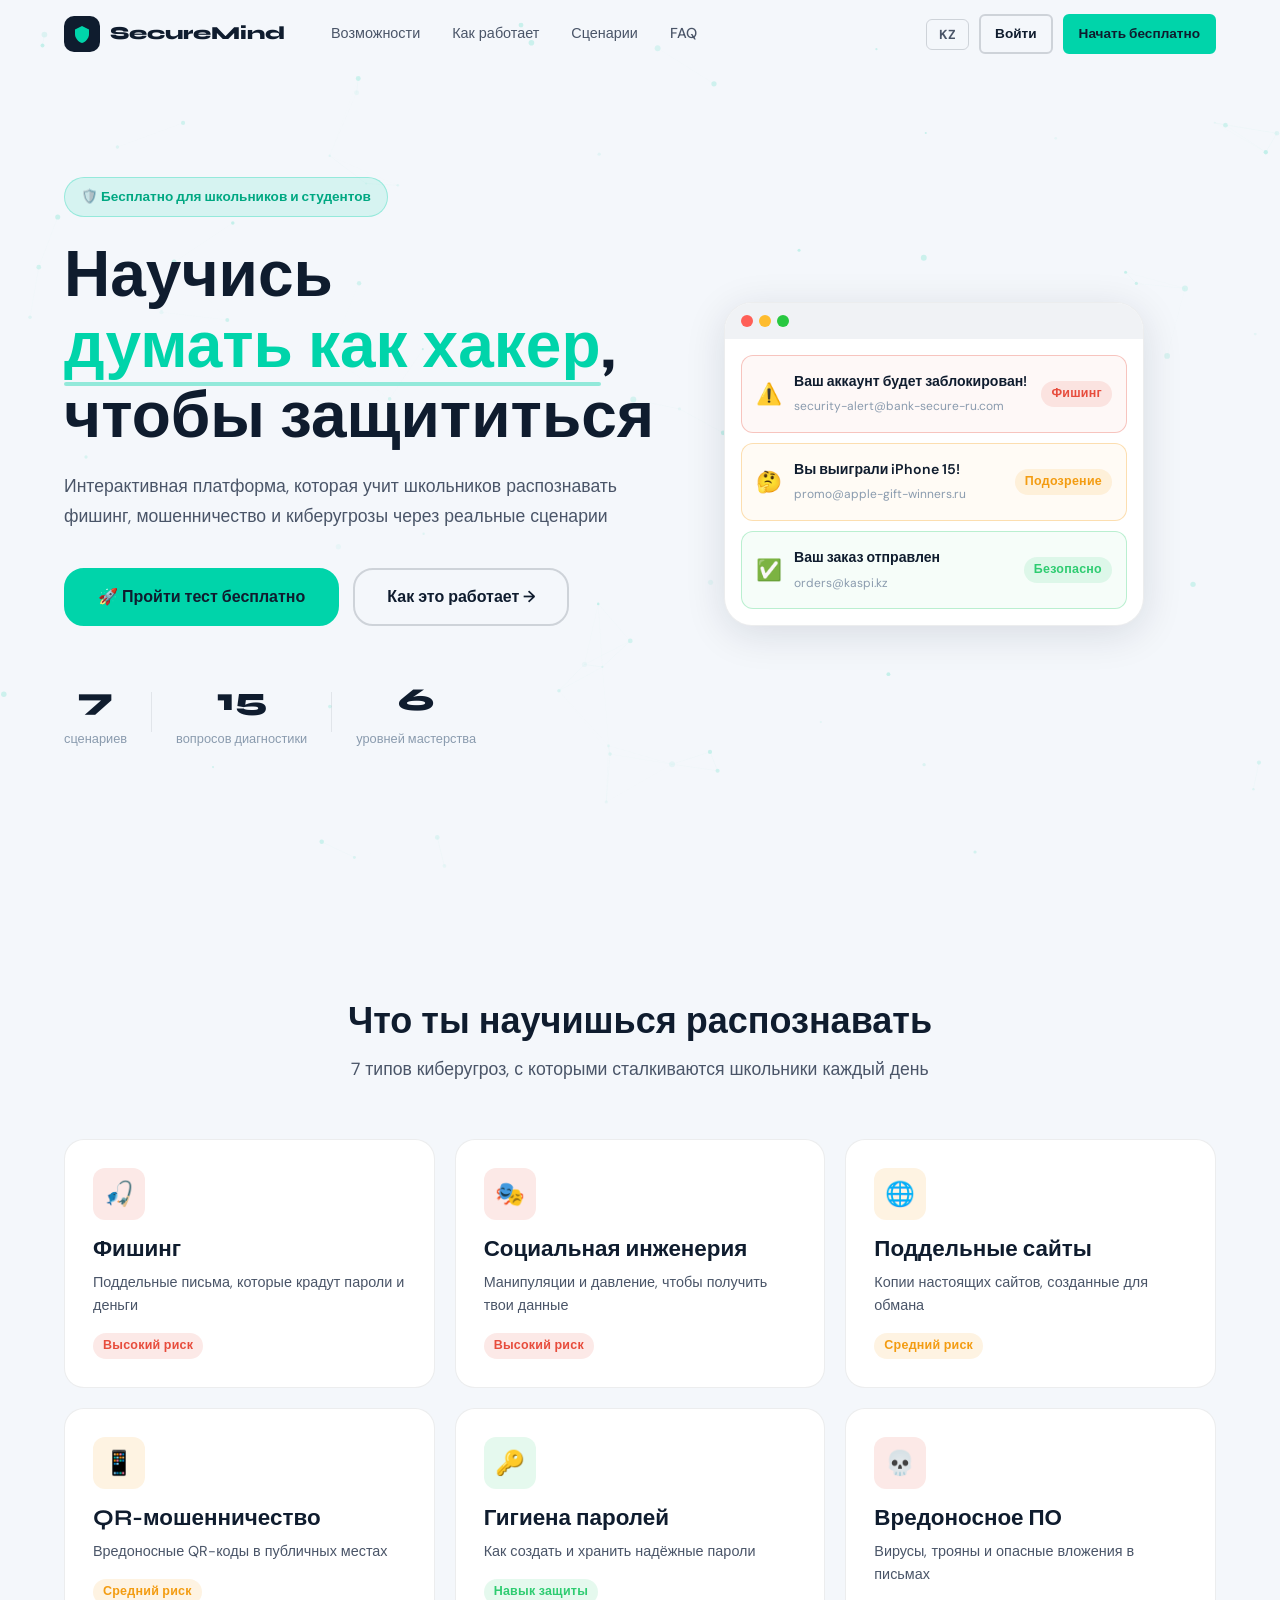
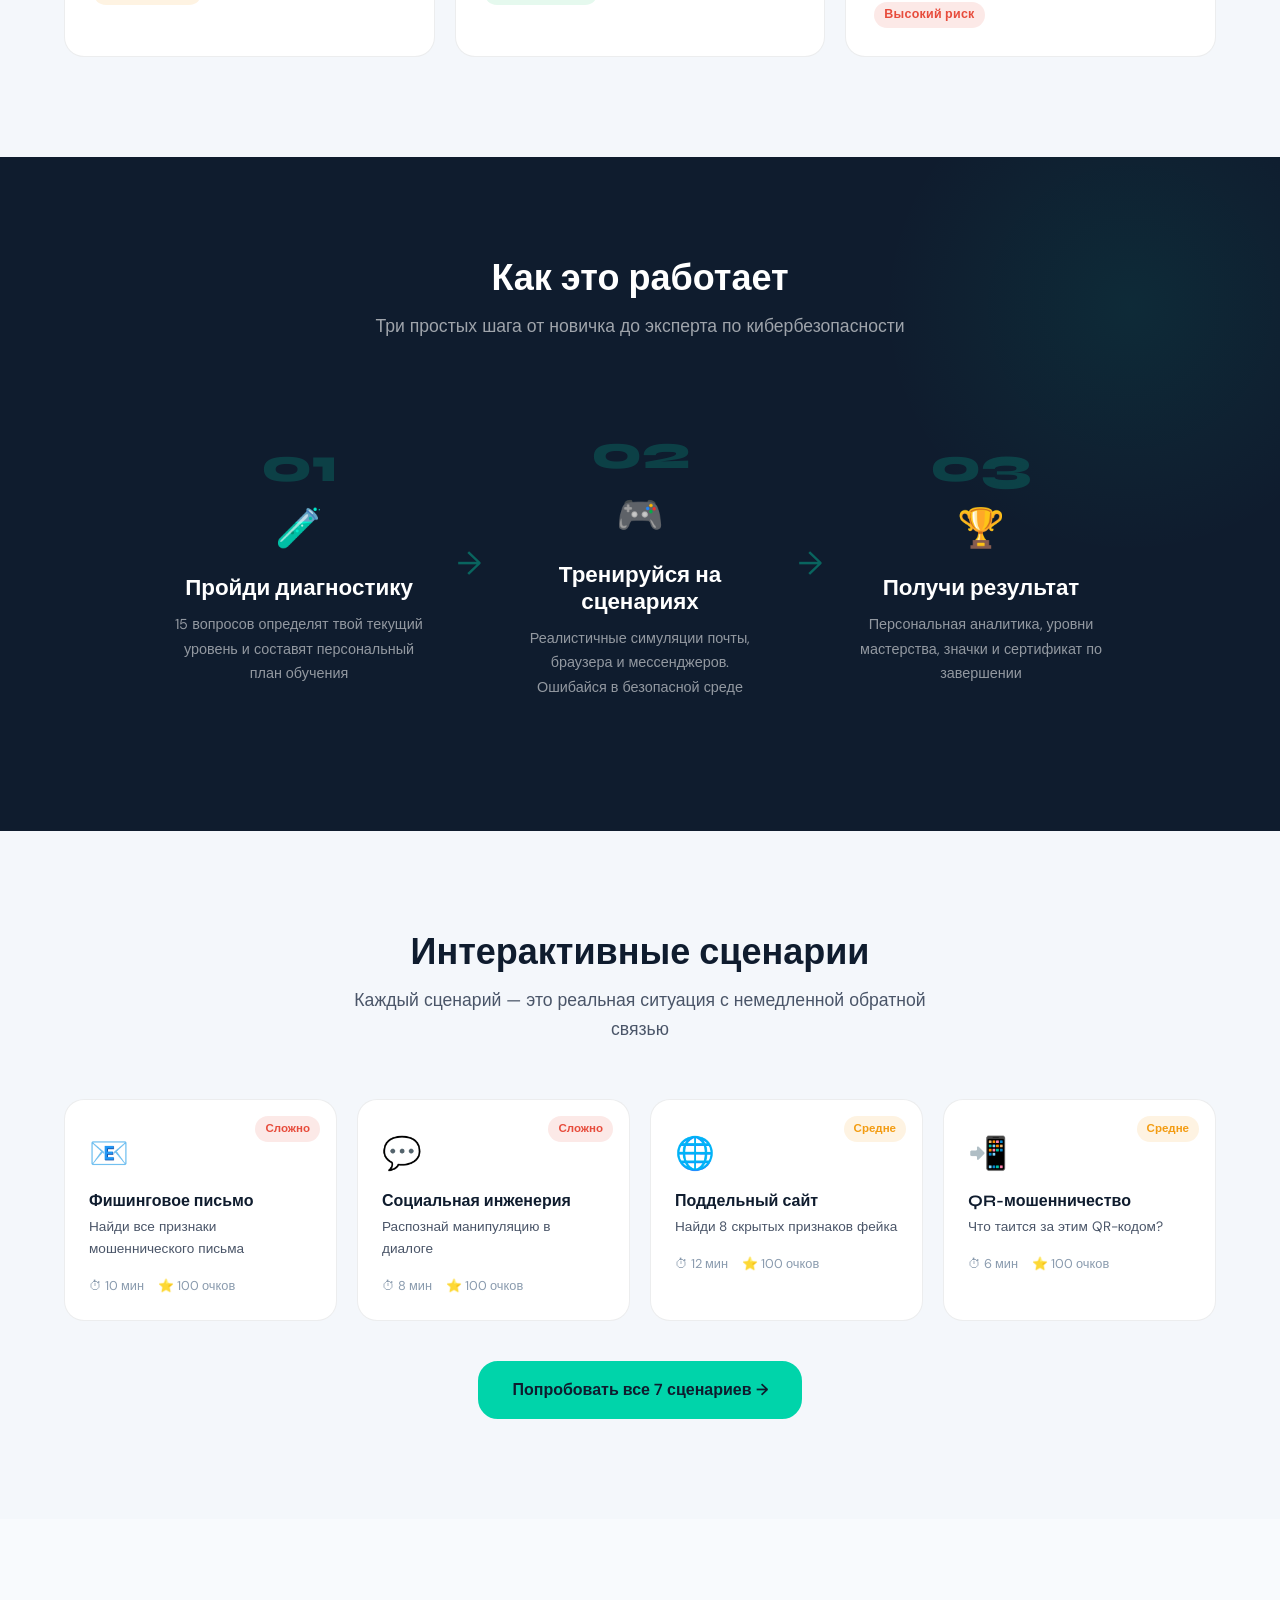
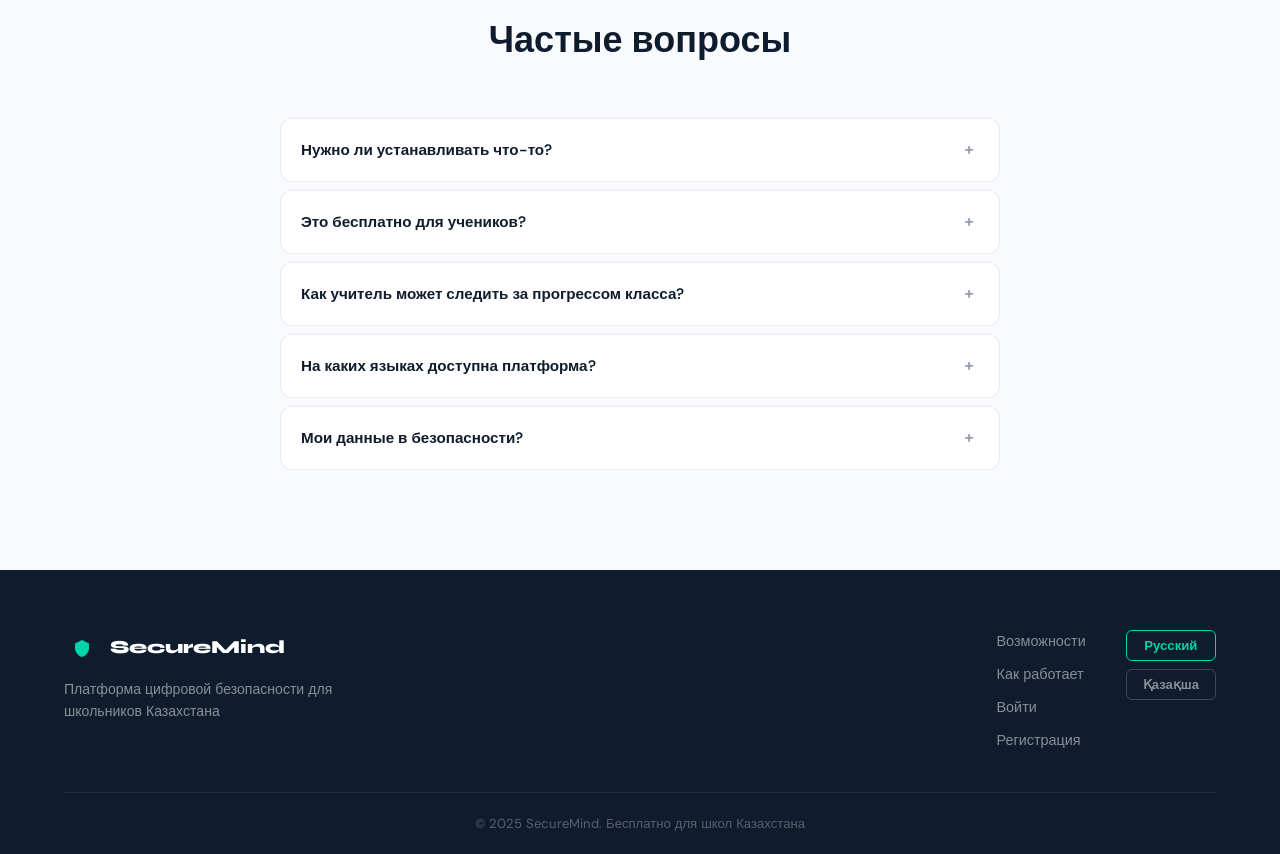
<file: index.html>
<!DOCTYPE html>
<html lang="ru">
<head>
<meta charset="UTF-8">
<meta name="viewport" content="width=device-width,initial-scale=1.0">
<title id="pageTitle">SecureMind — Цифровая безопасность для школьников</title>
<link rel="preconnect" href="https://fonts.googleapis.com">
<link href="https://fonts.googleapis.com/css2?family=Syne:wght@400;600;700;800&family=DM+Sans:wght@400;500;600;700&display=swap" rel="stylesheet">
<link rel="stylesheet" href="variables.css">
<link rel="stylesheet" href="base.css">
<link rel="stylesheet" href="components.css">
<link rel="stylesheet" href="landing.css">
</head>
<body>
<nav class="navbar" id="navbar">
  <div class="nav-inner">
    <a href="index.html" class="nav-logo">
      <div class="logo-icon"><svg width="20" height="20" viewBox="0 0 20 20" fill="none"><path d="M10 2L3 5.5V10c0 4.1 3 7.9 7 8.9 4-1 7-4.8 7-8.9V5.5L10 2z" fill="#00D4AA"/></svg></div>
      <span class="logo-text">SecureMind</span>
    </a>
    <div class="nav-links" id="navLinks">
      <a href="#features" class="nav-link" data-i18n="nav_features">Возможности</a>
      <a href="#how" class="nav-link" data-i18n="nav_how">Как работает</a>
      <a href="#scenarios" class="nav-link" data-i18n="nav_scenarios">Сценарии</a>
      <a href="#faq" class="nav-link" data-i18n="nav_faq">FAQ</a>
    </div>
    <div class="nav-actions">
      <button class="lang-toggle" id="langToggle" onclick="toggleLang()" title="Қазақша / Русский">KZ</button>
      <a href="login.html" class="btn btn-outline btn-sm" data-i18n="nav_login">Войти</a>
      <a href="register.html" class="btn btn-primary btn-sm" data-i18n="nav_register">Начать бесплатно</a>
      <button class="nav-burger" onclick="document.getElementById('navLinks').classList.toggle('open')"><span></span><span></span><span></span></button>
    </div>
  </div>
</nav>

<canvas id="heroCanvas"></canvas>

<section class="hero">
  <div class="hero-content">
    <div class="hero-badge" data-i18n="hero_badge">🛡️ Бесплатно для школьников и студентов</div>
    <h1 class="hero-title"><span data-i18n="hero_title1">Научись</span> <span class="hero-accent" data-i18n="hero_title2">думать как хакер</span><span data-i18n="hero_title3">, чтобы защититься</span></h1>
    <p class="hero-sub" data-i18n="hero_sub">Интерактивная платформа, которая учит школьников распознавать фишинг, мошенничество и киберугрозы через реальные сценарии</p>
    <div class="hero-cta">
      <a href="register.html" class="btn btn-primary btn-lg" data-i18n="hero_cta1">🚀 Пройти тест бесплатно</a>
      <a href="#how" class="btn btn-outline btn-lg" data-i18n="hero_cta2">Как это работает →</a>
    </div>
    <div class="hero-stats">
      <div class="stat-item"><span class="stat-num" id="cnt1">0</span><span class="stat-label" data-i18n="stat1">сценариев</span></div>
      <div class="stat-sep"></div>
      <div class="stat-item"><span class="stat-num" id="cnt2">0</span><span class="stat-label" data-i18n="stat2">вопросов диагностики</span></div>
      <div class="stat-sep"></div>
      <div class="stat-item"><span class="stat-num" id="cnt3">0</span><span class="stat-label" data-i18n="stat3">уровней мастерства</span></div>
    </div>
  </div>
  <div class="hero-visual">
    <div class="hero-mockup">
      <div class="mockup-bar"><span></span><span></span><span></span></div>
      <div class="mockup-content">
        <div class="email-item danger"><span class="email-icon">⚠️</span><div class="email-info"><strong data-i18n="mockup1_title">Ваш аккаунт будет заблокирован!</strong><span>security-alert@bank-secure-ru.com</span></div><span class="risk-badge red" data-i18n="mockup1_badge">Фишинг</span></div>
        <div class="email-item warning"><span class="email-icon">🤔</span><div class="email-info"><strong data-i18n="mockup2_title">Вы выиграли iPhone 15!</strong><span>promo@apple-gift-winners.ru</span></div><span class="risk-badge yellow" data-i18n="mockup2_badge">Подозрение</span></div>
        <div class="email-item safe"><span class="email-icon">✅</span><div class="email-info"><strong data-i18n="mockup3_title">Ваш заказ отправлен</strong><span>orders@kaspi.kz</span></div><span class="risk-badge green" data-i18n="mockup3_badge">Безопасно</span></div>
      </div>
    </div>
  </div>
</section>

<section class="features" id="features">
  <div class="container">
    <div class="section-header"><h2 data-i18n="feat_title">Что ты научишься распознавать</h2><p data-i18n="feat_sub">7 типов киберугроз, с которыми сталкиваются школьники каждый день</p></div>
    <div class="features-grid">
      <div class="feature-card"><div class="feature-icon" style="background:var(--risk-red-bg)">🎣</div><h3 data-i18n="f1_title">Фишинг</h3><p data-i18n="f1_desc">Поддельные письма, которые крадут пароли и деньги</p><span class="risk-badge red" data-i18n="risk_high">Высокий риск</span></div>
      <div class="feature-card"><div class="feature-icon" style="background:var(--risk-red-bg)">🎭</div><h3 data-i18n="f2_title">Социальная инженерия</h3><p data-i18n="f2_desc">Манипуляции и давление, чтобы получить твои данные</p><span class="risk-badge red" data-i18n="risk_high">Высокий риск</span></div>
      <div class="feature-card"><div class="feature-icon" style="background:var(--risk-yellow-bg)">🌐</div><h3 data-i18n="f3_title">Поддельные сайты</h3><p data-i18n="f3_desc">Копии настоящих сайтов, созданные для обмана</p><span class="risk-badge yellow" data-i18n="risk_mid">Средний риск</span></div>
      <div class="feature-card"><div class="feature-icon" style="background:var(--risk-yellow-bg)">📱</div><h3 data-i18n="f4_title">QR-мошенничество</h3><p data-i18n="f4_desc">Вредоносные QR-коды в публичных местах</p><span class="risk-badge yellow" data-i18n="risk_mid">Средний риск</span></div>
      <div class="feature-card"><div class="feature-icon" style="background:var(--risk-green-bg)">🔑</div><h3 data-i18n="f5_title">Гигиена паролей</h3><p data-i18n="f5_desc">Как создать и хранить надёжные пароли</p><span class="risk-badge green" data-i18n="risk_skill">Навык защиты</span></div>
      <div class="feature-card"><div class="feature-icon" style="background:var(--risk-red-bg)">💀</div><h3 data-i18n="f6_title">Вредоносное ПО</h3><p data-i18n="f6_desc">Вирусы, трояны и опасные вложения в письмах</p><span class="risk-badge red" data-i18n="risk_high">Высокий риск</span></div>
    </div>
  </div>
</section>

<section class="how" id="how">
  <div class="container">
    <div class="section-header"><h2 data-i18n="how_title">Как это работает</h2><p data-i18n="how_sub">Три простых шага от новичка до эксперта по кибербезопасности</p></div>
    <div class="steps">
      <div class="step-card"><div class="step-num">01</div><div class="step-icon">🧪</div><h3 data-i18n="step1_title">Пройди диагностику</h3><p data-i18n="step1_desc">15 вопросов определят твой текущий уровень и составят персональный план обучения</p></div>
      <div class="step-arrow">→</div>
      <div class="step-card"><div class="step-num">02</div><div class="step-icon">🎮</div><h3 data-i18n="step2_title">Тренируйся на сценариях</h3><p data-i18n="step2_desc">Реалистичные симуляции почты, браузера и мессенджеров. Ошибайся в безопасной среде</p></div>
      <div class="step-arrow">→</div>
      <div class="step-card"><div class="step-num">03</div><div class="step-icon">🏆</div><h3 data-i18n="step3_title">Получи результат</h3><p data-i18n="step3_desc">Персональная аналитика, уровни мастерства, значки и сертификат по завершении</p></div>
    </div>
  </div>
</section>

<section class="scenarios-preview" id="scenarios">
  <div class="container">
    <div class="section-header"><h2 data-i18n="sc_title">Интерактивные сценарии</h2><p data-i18n="sc_sub">Каждый сценарий — это реальная ситуация с немедленной обратной связью</p></div>
    <div class="scenario-cards">
      <div class="sc-card" onclick="location.href='register.html'"><span class="sc-badge red" data-i18n="sc_badge_hard">Сложно</span><div class="sc-icon">📧</div><h3 data-i18n="sc1_title">Фишинговое письмо</h3><p data-i18n="sc1_desc">Найди все признаки мошеннического письма</p><div class="sc-meta"><span data-i18n="sc_meta_time10">⏱ 10 мин</span><span data-i18n="sc_meta_pts">⭐ 100 очков</span></div></div>
      <div class="sc-card" onclick="location.href='register.html'"><span class="sc-badge red" data-i18n="sc_badge_hard">Сложно</span><div class="sc-icon">💬</div><h3 data-i18n="sc2_title">Социальная инженерия</h3><p data-i18n="sc2_desc">Распознай манипуляцию в диалоге</p><div class="sc-meta"><span data-i18n="sc_meta_time8">⏱ 8 мин</span><span data-i18n="sc_meta_pts">⭐ 100 очков</span></div></div>
      <div class="sc-card" onclick="location.href='register.html'"><span class="sc-badge yellow" data-i18n="sc_badge_mid">Средне</span><div class="sc-icon">🌐</div><h3 data-i18n="sc3_title">Поддельный сайт</h3><p data-i18n="sc3_desc">Найди 8 скрытых признаков фейка</p><div class="sc-meta"><span data-i18n="sc_meta_time12">⏱ 12 мин</span><span data-i18n="sc_meta_pts">⭐ 100 очков</span></div></div>
      <div class="sc-card" onclick="location.href='register.html'"><span class="sc-badge yellow" data-i18n="sc_badge_mid">Средне</span><div class="sc-icon">📲</div><h3 data-i18n="sc4_title">QR-мошенничество</h3><p data-i18n="sc4_desc">Что таится за этим QR-кодом?</p><div class="sc-meta"><span data-i18n="sc_meta_time6">⏱ 6 мин</span><span data-i18n="sc_meta_pts">⭐ 100 очков</span></div></div>
    </div>
    <div class="scenarios-cta"><a href="register.html" class="btn btn-primary btn-lg" data-i18n="sc_cta">Попробовать все 7 сценариев →</a></div>
  </div>
</section>

<section class="faq" id="faq">
  <div class="container">
    <div class="section-header"><h2 data-i18n="faq_title">Частые вопросы</h2></div>
    <div class="faq-list">
      <div class="faq-item"><button class="faq-q" data-i18n="faq1_q">Нужно ли устанавливать что-то?</button><div class="faq-a" data-i18n="faq1_a">Нет! SecureMind работает прямо в браузере на телефоне или компьютере. Интернет нужен только для первого запуска — потом платформа работает офлайн.</div></div>
      <div class="faq-item"><button class="faq-q" data-i18n="faq2_q">Это бесплатно для учеников?</button><div class="faq-a" data-i18n="faq2_a">Да, полностью бесплатно. Все 7 сценариев, диагностика и аналитика доступны без оплаты.</div></div>
      <div class="faq-item"><button class="faq-q" data-i18n="faq3_q">Как учитель может следить за прогрессом класса?</button><div class="faq-a" data-i18n="faq3_a">Учитель регистрируется с ролью «Учитель», создаёт класс и приглашает учеников. В дашборде видна вся статистика класса в реальном времени.</div></div>
      <div class="faq-item"><button class="faq-q" data-i18n="faq4_q">На каких языках доступна платформа?</button><div class="faq-a" data-i18n="faq4_a">На русском и казахском языках. Переключить язык можно в правом верхнем углу в любой момент.</div></div>
      <div class="faq-item"><button class="faq-q" data-i18n="faq5_q">Мои данные в безопасности?</button><div class="faq-a" data-i18n="faq5_a">Все данные хранятся локально в вашем браузере. Мы не передаём личную информацию третьим лицам.</div></div>
    </div>
  </div>
</section>

<footer class="footer">
  <div class="container">
    <div class="footer-inner">
      <div class="footer-brand">
        <a href="index.html" class="nav-logo"><div class="logo-icon"><svg width="20" height="20" viewBox="0 0 20 20" fill="none"><path d="M10 2L3 5.5V10c0 4.1 3 7.9 7 8.9 4-1 7-4.8 7-8.9V5.5L10 2z" fill="#00D4AA"/></svg></div><span class="logo-text">SecureMind</span></a>
        <p data-i18n="footer_tagline">Платформа цифровой безопасности для школьников Казахстана</p>
      </div>
      <div class="footer-links">
        <a href="#features" data-i18n="nav_features">Возможности</a><a href="#how" data-i18n="nav_how">Как работает</a><a href="login.html" data-i18n="nav_login">Войти</a><a href="register.html" data-i18n="footer_register">Регистрация</a>
      </div>
      <div class="footer-lang">
        <button class="lang-btn active" id="footerLangRu" onclick="setLang('ru')">Русский</button>
        <button class="lang-btn" id="footerLangKz" onclick="setLang('kz')">Қазақша</button>
      </div>
    </div>
    <div class="footer-bottom" data-i18n="footer_copyright">© 2026 SecureMind. Бесплатно для школ Казахстана</div>
  </div>
</footer>

<script>
const i18n = {
  ru: {
    pageTitle: 'SecureMind — Цифровая безопасность для школьников',
    nav_features: 'Возможности', nav_how: 'Как работает', nav_scenarios: 'Сценарии', nav_faq: 'FAQ',
    nav_login: 'Войти', nav_register: 'Начать бесплатно', footer_register: 'Регистрация',
    hero_badge: '🛡️ Бесплатно для школьников и студентов',
    hero_title1: 'Научись', hero_title2: 'думать как хакер', hero_title3: ', чтобы защититься',
    hero_sub: 'Интерактивная платформа, которая учит школьников распознавать фишинг, мошенничество и киберугрозы через реальные сценарии',
    hero_cta1: '🚀 Пройти тест бесплатно', hero_cta2: 'Как это работает →',
    stat1: 'сценариев', stat2: 'вопросов диагностики', stat3: 'уровней мастерства',
    mockup1_title: 'Ваш аккаунт будет заблокирован!', mockup1_badge: 'Фишинг',
    mockup2_title: 'Вы выиграли iPhone 15!', mockup2_badge: 'Подозрение',
    mockup3_title: 'Ваш заказ отправлен', mockup3_badge: 'Безопасно',
    feat_title: 'Что ты научишься распознавать', feat_sub: '7 типов киберугроз, с которыми сталкиваются школьники каждый день',
    f1_title: 'Фишинг', f1_desc: 'Поддельные письма, которые крадут пароли и деньги',
    f2_title: 'Социальная инженерия', f2_desc: 'Манипуляции и давление, чтобы получить твои данные',
    f3_title: 'Поддельные сайты', f3_desc: 'Копии настоящих сайтов, созданные для обмана',
    f4_title: 'QR-мошенничество', f4_desc: 'Вредоносные QR-коды в публичных местах',
    f5_title: 'Гигиена паролей', f5_desc: 'Как создать и хранить надёжные пароли',
    f6_title: 'Вредоносное ПО', f6_desc: 'Вирусы, трояны и опасные вложения в письмах',
    // f7_* удалены (сценарий/тема «Утечка данных» убрана)
    risk_high: 'Высокий риск', risk_mid: 'Средний риск', risk_skill: 'Навык защиты', risk_priv: 'Приватность',
    how_title: 'Как это работает', how_sub: 'Три простых шага от новичка до эксперта по кибербезопасности',
    step1_title: 'Пройди диагностику', step1_desc: '15 вопросов определят твой текущий уровень и составят персональный план обучения',
    step2_title: 'Тренируйся на сценариях', step2_desc: 'Реалистичные симуляции почты, браузера и мессенджеров. Ошибайся в безопасной среде',
    step3_title: 'Получи результат', step3_desc: 'Персональная аналитика, уровни мастерства, значки и сертификат по завершении',
    sc_title: 'Интерактивные сценарии', sc_sub: 'Каждый сценарий — это реальная ситуация с немедленной обратной связью',
    sc_badge_hard: 'Сложно', sc_badge_mid: 'Средне',
    sc1_title: 'Фишинговое письмо', sc1_desc: 'Найди все признаки мошеннического письма',
    sc2_title: 'Социальная инженерия', sc2_desc: 'Распознай манипуляцию в диалоге',
    sc3_title: 'Поддельный сайт', sc3_desc: 'Найди 8 скрытых признаков фейка',
    sc4_title: 'QR-мошенничество', sc4_desc: 'Что таится за этим QR-кодом?',
    sc_meta_time10: '⏱ 10 мин', sc_meta_time8: '⏱ 8 мин', sc_meta_time12: '⏱ 12 мин', sc_meta_time6: '⏱ 6 мин', sc_meta_pts: '⭐ 100 очков',
    sc_cta: 'Попробовать все 7 сценариев →',
    faq_title: 'Частые вопросы',
    faq1_q: 'Нужно ли устанавливать что-то?', faq1_a: 'Нет! SecureMind работает прямо в браузере на телефоне или компьютере. Интернет нужен только для первого запуска — потом платформа работает офлайн.',
    faq2_q: 'Это бесплатно для учеников?', faq2_a: 'Да, полностью бесплатно. Все 7 сценариев, диагностика и аналитика доступны без оплаты.',
    faq3_q: 'Как учитель может следить за прогрессом класса?', faq3_a: 'Учитель регистрируется с ролью «Учитель», создаёт класс и приглашает учеников. В дашборде видна вся статистика класса в реальном времени.',
    faq4_q: 'На каких языках доступна платформа?', faq4_a: 'На русском и казахском языках. Переключить язык можно в правом верхнем углу в любой момент.',
    faq5_q: 'Мои данные в безопасности?', faq5_a: 'Все данные хранятся локально в вашем браузере. Мы не передаём личную информацию третьим лицам.',
    footer_tagline: 'Платформа цифровой безопасности для школьников Казахстана', footer_copyright: '© 2025 SecureMind. Бесплатно для школ Казахстана'
  },
  kz: {
    pageTitle: 'SecureMind — Оқушыларға арналған сандық қауіпсіздік',
    nav_features: 'Мүмкіндіктер', nav_how: 'Қалай жұмыс істейді', nav_scenarios: 'Сценарийлер', nav_faq: 'FAQ',
    nav_login: 'Кіру', nav_register: 'Тегін бастау', footer_register: 'Тіркелу',
    hero_badge: '🛡️ Оқушыларға мен студенттерге тегін',
    hero_title1: 'Үйрен', hero_title2: 'хакер сияқты ойлауға', hero_title3: ', өзіңді қорғау үшін',
    hero_sub: 'Оқушыларды фишинг, алаяқтық және киберқауіптерді нақты сценарийлер арқылы тануға үйрететін интерактивті платформа',
    hero_cta1: '🚀 Тегін тест тапсыру', hero_cta2: 'Қалай жұмыс істейді →',
    stat1: 'сценарий', stat2: 'диагностика сұрағы', stat3: 'шеберлік деңгейі',
    mockup1_title: 'Тіркелгіңіз бұғатталады!', mockup1_badge: 'Фишинг',
    mockup2_title: 'Сіз iPhone 15 жеңдіңіз!', mockup2_badge: 'Күмәнді',
    mockup3_title: 'Тапсырысыңыз жіберілді', mockup3_badge: 'Қауіпсіз',
    feat_title: 'Нені тануды үйренесің', feat_sub: 'Оқушылар әр күні кездесетін 6 түр киберқауіп',
    f1_title: 'Фишинг', f1_desc: 'Құпия сөздер мен ақшаны ұрлайтын жалған хаттар',
    f2_title: 'Әлеуметтік инженерия', f2_desc: 'Деректеріңді алу үшін манипуляция және қысым',
    f3_title: 'Жалған сайттар', f3_desc: 'Алдау үшін жасалған нақты сайттардың көшірмелері',
    f4_title: 'QR-алаяқтық', f4_desc: 'Жария орындардағы зиянды QR-кодтар',
    f5_title: 'Құпия сөз гигиенасы', f5_desc: 'Сенімді құпия сөздерді қалай жасау және сақтау',
    f6_title: 'Зиянды бағдарлама', f6_desc: 'Вирустар, трояндар және хаттардағы қауіпті тіркелгілер',
    // f7_* удалены (сценарий/тема «Утечка данных» убрана)
    risk_high: 'Жоғары қауіп', risk_mid: 'Орташа қауіп', risk_skill: 'Қорғану дағдысы', risk_priv: 'Жеке өмір',
    how_title: 'Қалай жұмыс істейді', how_sub: 'Киберқауіпсіздік бойынша жаңадан маманға дейін үш қарапайым қадам',
    step1_title: 'Диагностикадан өт', step1_desc: '15 сұрақ ағымдағы деңгейіңді анықтап, жеке оқу жоспарын жасайды',
    step2_title: 'Сценарийлерде жаттық', step2_desc: 'Пошта, браузер және мессенджерлердің шынайы симуляциялары. Қауіпсіз ортада қателес',
    step3_title: 'Нәтиже алыңыз', step3_desc: 'Жеке аналитика, шеберлік деңгейлері, белгілер және аяқтағаннан кейін сертификат',
    sc_title: 'Интерактивті сценарийлер', sc_sub: 'Әр сценарий — дереу кері байланысы бар нақты жағдай',
    sc_badge_hard: 'Қиын', sc_badge_mid: 'Орташа',
    sc1_title: 'Фишингтік хат', sc1_desc: 'Алаяқтық хаттың барлық белгілерін тап',
    sc2_title: 'Әлеуметтік инженерия', sc2_desc: 'Диалогта манипуляцияны танып ал',
    sc3_title: 'Жалған сайт', sc3_desc: '8 жасырын жалған белгілерді тап',
    sc4_title: 'QR-алаяқтық', sc4_desc: 'Осы QR-кодтың артында не бар?',
    sc_meta_time10: '⏱ 10 мин', sc_meta_time8: '⏱ 8 мин', sc_meta_time12: '⏱ 12 мин', sc_meta_time6: '⏱ 6 мин', sc_meta_pts: '⭐ 100 ұпай',
    sc_cta: '6 сценарийдің барлығын көр →',
    faq_title: 'Жиі қойылатын сұрақтар',
    faq1_q: 'Бірдеңе орнату керек пе?', faq1_a: 'Жоқ! SecureMind телефонда немесе компьютерде браузерде тікелей жұмыс істейді. Интернет тек алғашқы іске қосу үшін қажет — содан кейін платформа офлайн жұмыс істейді.',
    faq2_q: 'Оқушыларға тегін бе?', faq2_a: 'Иә, толығымен тегін. 6 сценарийдің барлығы, диагностика және аналитика төлемсіз қол жетімді.',
    faq3_q: 'Мұғалім сынып прогрессін қалай бақылай алады?', faq3_a: 'Мұғалім «Мұғалім» рөлімен тіркеледі, сынып құрады және оқушыларды шақырады. Топтамада сыныптың барлық статистикасы нақты уақытта көрінеді.',
    faq4_q: 'Платформа қандай тілдерде қол жетімді?', faq4_a: 'Орыс және қазақ тілдерінде. Тілді оң жақ жоғарғы бұрышта кез келген сәтте ауыстыруға болады.',
    faq5_q: 'Деректерім қауіпсіз бе?', faq5_a: 'Барлық деректер браузеріңізде жергілікті сақталады. Жеке ақпаратты үшінші тарапқа бермейміз.',
    footer_tagline: 'Қазақстан оқушыларына арналған сандық қауіпсіздік платформасы', footer_copyright: '© 2025 SecureMind. Қазақстан мектептеріне тегін'
  }
};
let lang = localStorage.getItem('securemind_lang') || 'ru';
function applyLang(l) {
  if (!i18n[l]) return;
  document.documentElement.lang = l === 'kz' ? 'kk' : 'ru';
  document.title = i18n[l].pageTitle;
  document.querySelectorAll('[data-i18n]').forEach(el => {
    const key = el.getAttribute('data-i18n');
    if (i18n[l][key] !== undefined) el.textContent = i18n[l][key];
  });
  const toggle = document.getElementById('langToggle');
  if (toggle) toggle.textContent = l === 'ru' ? 'KZ' : 'RU';
  document.querySelectorAll('.footer-lang .lang-btn').forEach(btn => { btn.classList.remove('active'); });
  const fr = document.getElementById('footerLangRu'), fk = document.getElementById('footerLangKz');
  if (l === 'ru' && fr) fr.classList.add('active'); else if (fk) fk.classList.add('active');
  localStorage.setItem('securemind_lang', l);
}
function setLang(l) { lang = l; applyLang(l); }
function toggleLang() { lang = lang === 'ru' ? 'kz' : 'ru'; applyLang(lang); }
applyLang(lang);

window.addEventListener('scroll',()=>{document.getElementById('navbar').classList.toggle('scrolled',scrollY>40)});
document.querySelectorAll('.faq-q').forEach(btn=>{btn.addEventListener('click',()=>{const item=btn.closest('.faq-item');const ans=item.querySelector('.faq-a');const isOpen=item.classList.contains('open');document.querySelectorAll('.faq-item').forEach(i=>{i.classList.remove('open');i.querySelector('.faq-a').classList.remove('open')});if(!isOpen){item.classList.add('open');ans.classList.add('open')}})});
const canvas=document.getElementById('heroCanvas');const ctx=canvas.getContext('2d');let pts=[];
function resize(){canvas.width=innerWidth;canvas.height=innerHeight}resize();window.addEventListener('resize',resize);
for(let i=0;i<80;i++)pts.push({x:Math.random()*innerWidth,y:Math.random()*innerHeight,vx:(Math.random()-.5)*.4,vy:(Math.random()-.5)*.4,r:Math.random()*2+1,a:Math.random()*.4+.1});
function draw(){ctx.clearRect(0,0,canvas.width,canvas.height);pts.forEach(p=>{p.x+=p.vx;p.y+=p.vy;if(p.x<0||p.x>canvas.width)p.vx*=-1;if(p.y<0||p.y>canvas.height)p.vy*=-1;ctx.beginPath();ctx.arc(p.x,p.y,p.r,0,Math.PI*2);ctx.fillStyle=`rgba(0,212,170,${p.a})`;ctx.fill()});for(let i=0;i<pts.length;i++)for(let j=i+1;j<pts.length;j++){const dx=pts[i].x-pts[j].x,dy=pts[i].y-pts[j].y,d=Math.sqrt(dx*dx+dy*dy);if(d<100){ctx.beginPath();ctx.moveTo(pts[i].x,pts[i].y);ctx.lineTo(pts[j].x,pts[j].y);ctx.strokeStyle=`rgba(0,212,170,${.08*(1-d/100)})`;ctx.lineWidth=1;ctx.stroke()}}requestAnimationFrame(draw)}draw();
function animCount(el,target){let s=0,t=null;function step(ts){if(!t)t=ts;const p=Math.min((ts-t)/1500,1);el.textContent=Math.floor(p*target);if(p<1)requestAnimationFrame(step)}requestAnimationFrame(step)}
const obs=new IntersectionObserver(entries=>{entries.forEach(e=>{if(e.isIntersecting){animCount(document.getElementById('cnt1'),7);animCount(document.getElementById('cnt2'),15);animCount(document.getElementById('cnt3'),6);obs.disconnect()}})});
obs.observe(document.querySelector('.hero-stats'));
</script>
</body>
</html>
</file>
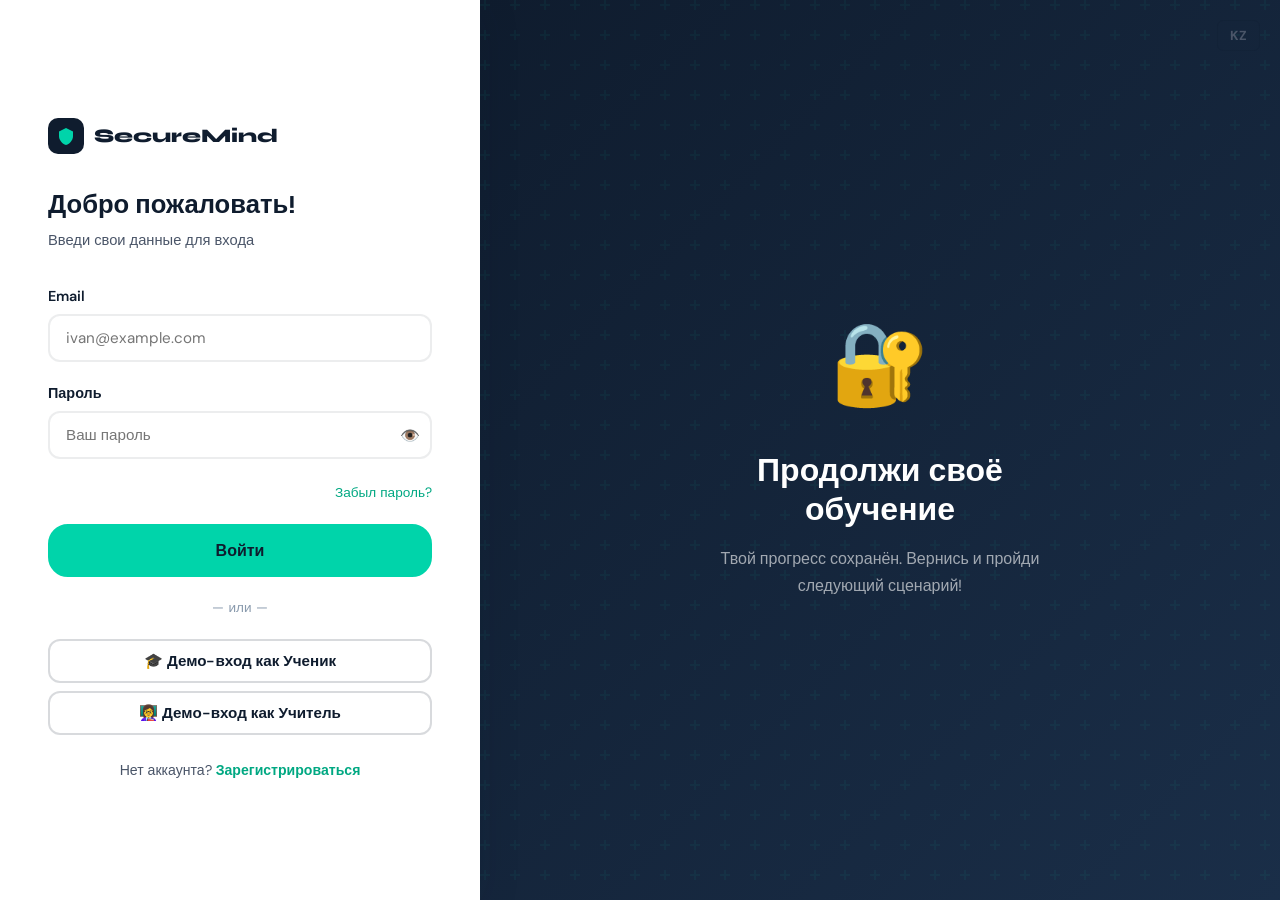
<file: dashboard.html>
<!DOCTYPE html>
<html lang="ru">
<head>
<meta charset="UTF-8"><meta name="viewport" content="width=device-width,initial-scale=1.0">
<title>Дашборд — SecureMind</title>
<link href="https://fonts.googleapis.com/css2?family=Syne:wght@700;800&family=DM+Sans:wght@400;500;600;700&display=swap" rel="stylesheet">
<link rel="stylesheet" href="variables.css"><link rel="stylesheet" href="base.css"><link rel="stylesheet" href="components.css"><link rel="stylesheet" href="app.css">
</head>
<body class="app-page">
<div class="app-layout">
  <!-- SIDEBAR -->
  <aside class="sidebar" id="sidebar">
    <div class="sidebar-logo">
      <div class="logo-icon"><svg width="20" height="20" viewBox="0 0 20 20" fill="none"><path d="M10 2L3 5.5V10c0 4.1 3 7.9 7 8.9 4-1 7-4.8 7-8.9V5.5L10 2z" fill="#00D4AA"/></svg></div>
      <span class="logo-text">SecureMind</span>
    </div>
    <nav class="sidebar-nav">
      <a href="dashboard.html" class="sidebar-nav-item active"><span class="nav-icon">🏠</span> Главная</a>
      <a href="scenarios.html" class="sidebar-nav-item"><span class="nav-icon">🎮</span> Сценарии</a>
      <a href="progress.html" class="sidebar-nav-item"><span class="nav-icon">📊</span> Прогресс</a>
      <a href="achievements.html" class="sidebar-nav-item"><span class="nav-icon">🏆</span> Достижения</a>
      <div class="sidebar-section">Аккаунт</div>
      <a href="index.html" class="sidebar-nav-item"><span class="nav-icon">🚪</span> Выйти</a>
    </nav>
    <div class="sidebar-bottom">
      <div class="sidebar-user">
        <div class="sidebar-avatar" id="sideAvatar">А</div>
        <div class="sidebar-user-info">
          <strong id="sideName">Алижан</strong>
          <span id="sideLevel">Уровень 1</span>
        </div>
      </div>
    </div>
  </aside>

  <main class="main-content">
    <div class="app-topbar">
      <button onclick="document.getElementById('sidebar').classList.toggle('open')" style="display:none;background:none;border:none;font-size:1.4rem;cursor:pointer" id="menuBtn">☰</button>
      <div class="app-topbar-title" id="topbarTitle">Личный кабинет</div>
      <button class="lang-toggle">KZ</button>
    </div>

    <div class="page-content">
      <div class="dashboard-grid">
        <!-- Level Banner -->
        <div class="col-12">
          <div class="level-banner widget">
            <div class="level-avatar" id="dashAvatar">А</div>
            <div class="level-info">
              <h2 id="dashName">Алижан</h2>
              <div class="level-sub" id="dashGreet"></div>
              <div class="level-xp-label"><span id="xpLabel">XP 500</span><span id="xpVal"></span></div>
              <div class="level-xp-bar"><div class="level-xp-fill" id="xpFill"></div></div>
            </div>
            <div class="level-badge" id="levelBadge">Уровень 1</div>
          </div>
        </div>

        <!-- Streak -->
        <div class="col-4">
          <div class="widget streak-widget">
            <div class="widget-title">Стрик 🔥</div>
            <div class="streak-icon">🔥</div>
            <div class="streak-num" id="streakNum">0</div>
            <div class="streak-label">дней подряд</div>
          </div>
        </div>

        <!-- Recommended -->
        <div class="col-8">
          <div class="widget">
            <div class="widget-title">Рекомендовано для тебя</div>
            <div class="module-rec">
              <div class="module-rec-icon">🎣</div>
              <div class="module-rec-info">
                <h4>Распознай фишинговое письмо</h4>
                <p>Научись выявлять мошеннические письма по 8 ключевым признакам</p>
                <div class="module-progress-label"><span id="recPct">0%</span> выполнено</div>
                <div class="progress-bar-wrap"><div class="progress-bar-fill" id="recProgress" style="width:0%"></div></div>
              </div>
              <a href="scenario-phishing.html" class="btn btn-primary">Начать</a>
            </div>
          </div>
        </div>

        <!-- Student info -->
        <div class="col-4">
          <div class="widget">
            <div class="widget-title">Ученик</div>
            <div style="display:flex;align-items:center;gap:12px">
              <div class="student-avatar">🏫</div>
              <div class="student-info">
                <div class="student-name">"Общеобразовательная школа 50" отдела образования по городу Усть-Каменогорску</div>
                <div class="student-meta">11 класс</div>
              </div>
            </div>
          </div>
        </div>

        <!-- Recent Scenarios -->
        <div class="col-8">
          <div class="widget">
            <div class="widget-title">Последние сценарии <a href="scenarios.html" style="font-size:.8rem;color:var(--accent)">Все →</a></div>
            <div id="recentScenarios"></div>
          </div>
        </div>

        <!-- Class Rank -->
        <div class="col-4">
          <div class="widget">
            <div class="widget-title">Рейтинг класса 🏅</div>
            <div id="classRank"></div>
          </div>
        </div>

        <!-- AI Plan widget (shown only if user.ai_plan exists) -->
        <div class="col-12" id="aiPlanWidget" style="display:none">
          <div class="widget" style="border-color:rgba(0,212,170,0.3);background:linear-gradient(135deg,#f0fdf9,#fff)">
            <div class="widget-title" style="color:var(--accent)">🧠 Твой AI-план обучения</div>
            <div id="aiPlanContent"></div>
          </div>
        </div>

        <!-- Heatmap -->
        <div class="col-12">
          <div class="widget">
            <div class="widget-title">Активность за последние 3 месяца</div>
            <div class="heatmap" id="heatmap"></div>
          </div>
        </div>
      </div>
    </div>
  </main>
</div>

<script>
const user=JSON.parse(localStorage.getItem('sm_user')||'null');
if(!user){window.location.href='login.html';throw 'no user'}

const levels=[{n:'Новичок',max:200},{n:'Осведомлённый',max:500},{n:'Осторожный',max:1000},{n:'Бдительный',max:1800},{n:'Защитник',max:3000},{n:'Кибер-эксперт',max:9999}];
const lvl=Math.max(0,Math.min(user.level-1,5));
const firstName=user.name.split(' ')[0];
const initials=user.name.split(' ').map(n=>n[0]).join('').substring(0,2).toUpperCase();

document.getElementById('sideAvatar').textContent=initials;
document.getElementById('dashAvatar').textContent=initials;
document.getElementById('sideName').textContent=user.name;
document.getElementById('dashName').textContent=firstName;
document.getElementById('sideLevel').textContent='Уровень '+user.level;
document.getElementById('levelBadge').textContent=levels[lvl].n;
document.getElementById('streakNum').textContent=user.streak||0;

const xpCur=user.xp||0;
const xpMax=levels[lvl].max;
const xpPrev=lvl>0?levels[lvl-1].max:0;
const pct=Math.min(((xpCur-xpPrev)/(xpMax-xpPrev))*100,100);
document.getElementById('xpLabel').textContent=`${xpCur} XP`;
document.getElementById('xpVal').textContent=`${xpMax} XP`;
document.getElementById('xpFill').style.width=pct+'%';

const greetings=['Продолжай в том же духе! 🚀','Ты делаешь успехи! 💪','Отличная работа! ⚡','Ты почти эксперт! 🎯'];
document.getElementById('dashGreet').textContent=greetings[Math.floor(Math.random()*greetings.length)];

// Recent scenarios
const scenDefs=[{id:'phishing',icon:'📧',name:'Фишинговое письмо',url:'scenario-phishing.html'},{id:'social',icon:'💬',name:'Соц. инженерия',url:'scenario-social.html'},{id:'fake',icon:'🌐',name:'Поддельный сайт',url:'scenario-fake.html'},{id:'qr',icon:'📲',name:'QR-мошенничество',url:'scenarios.html'},{id:'password',icon:'🔑',name:'Гигиена паролей',url:'scenario-password.html'}];
const recentEl=document.getElementById('recentScenarios');
let recHtml='';
scenDefs.forEach(s=>{
  const done=user.scenarios&&user.scenarios[s.id];
  recHtml+=`<div style="display:flex;align-items:center;gap:12px;padding:10px 0;border-bottom:1px solid var(--border)">
    <span style="font-size:1.3rem">${s.icon}</span>
    <div style="flex:1"><div style="font-size:.9rem;font-weight:600">${s.name}</div></div>
    ${done?`<span class="risk-badge green">${done.score}%</span>`:'<span class="risk-badge blue">Новый</span>'}
    <a href="${s.url}" class="btn btn-sm ${done?'btn-outline':'btn-primary'}">${done?'Повтор':'Начать'}</a>
  </div>`;
});
recentEl.innerHTML=recHtml;

// Recommended progress
const phDone=user.scenarios&&user.scenarios.phishing;
const phPct=phDone?phDone.score:0;
document.getElementById('recPct').textContent=phPct+'%';
document.getElementById('recProgress').style.width=phPct+'%';

// Class rank
const classData=[{n:'Айдос М.',xp:1240,lvl:3},{n:'Гулим К.',xp:980,lvl:3},{n:firstName,xp:xpCur,lvl:user.level},{n:'Алмас Т.',xp:720,lvl:2},{n:'Дана Р.',xp:540,lvl:2}].sort((a,b)=>b.xp-a.xp);
let rankHtml='';
classData.slice(0,5).forEach((p,i)=>{
  const isMe=p.n===firstName;
  rankHtml+=`<div class="student-row">
    <span style="font-size:.85rem;font-weight:700;color:${i<3?'var(--risk-yellow)':'var(--text-3)'};width:20px">${['🥇','🥈','🥉'][i]||'#'+(i+1)}</span>
    <div class="student-avatar" style="${isMe?'background:var(--accent);color:var(--primary)':''}">${p.n[0]}</div>
    <div class="student-info"><div class="student-name"${isMe?' style="color:var(--accent)"':''}>${p.n}</div><div class="student-meta">Ур. ${p.lvl} · ${p.xp} XP</div></div>
  </div>`;
});
document.getElementById('classRank').innerHTML=rankHtml;

// Heatmap
const hm=document.getElementById('heatmap');
for(let i=0;i<84;i++){
  const cell=document.createElement('div');
  const r=Math.random();
  cell.className='heatmap-cell'+(r>.85?' l4':r>.7?' l3':r>.5?' l2':r>.3?' l1':'');
  hm.appendChild(cell);
}

// AI Plan widget
const SCEN_ICONS_DB = {phishing:'📧', social:'💬', fake:'🌐', qr:'📲', password:'🔑'};
const SCEN_URLS_DB  = {phishing:'scenario-phishing.html', social:'scenario-social.html', fake:'scenario-fake.html', qr:'scenarios.html', password:'scenario-password.html'};
if(user.ai_plan && user.ai_plan.learning_path){
  const plan=user.ai_plan;
  const nextStep=plan.learning_path.find(s=>!user.scenarios?.[s.scenario_id]?.done);
  const riskColors={low:'var(--risk-green)',medium:'var(--risk-yellow)',high:'var(--risk-red)'};
  const riskColor=riskColors[plan.risk_level]||riskColors.medium;
  let html='';
  if(nextStep){
    const sid=nextStep.scenario_id;
    html+=`<div style="display:flex;align-items:center;gap:16px;flex-wrap:wrap">
      <div style="flex:1;min-width:200px">
        <div style="font-size:.85rem;color:var(--text-3);margin-bottom:4px">Следующий шаг:</div>
        <div style="font-size:1rem;font-weight:700">${SCEN_ICONS_DB[sid]||'📚'} ${nextStep.title||sid}</div>
        <div style="font-size:.83rem;color:var(--text-2);font-style:italic;margin-top:4px">${nextStep.why||''}</div>
      </div>
      <a href="${SCEN_URLS_DB[sid]||'scenarios.html'}" class="btn btn-primary">Продолжить обучение →</a>
    </div>`;
  }else{
    html='<div style="color:var(--risk-green);font-weight:600">🎉 Все шаги плана выполнены!</div>';
  }
  html+=`<div style="display:flex;gap:8px;margin-top:14px;flex-wrap:wrap">
    <span style="font-size:.78rem;padding:3px 10px;border-radius:99px;background:rgba(0,212,170,0.12);color:var(--accent);font-weight:600">
      Уровень риска: ${plan.risk_level||'medium'}
    </span>
    <span style="font-size:.78rem;padding:3px 10px;border-radius:99px;background:var(--surface-2);color:var(--text-3)">
      ${plan.learning_path.filter(s=>user.scenarios?.[s.scenario_id]?.done).length}/${plan.learning_path.length} шагов выполнено
    </span>
    <a href="ai-plan.html" style="font-size:.78rem;padding:3px 10px;border-radius:99px;color:var(--accent);font-weight:600">Посмотреть весь план →</a>
  </div>`;
  document.getElementById('aiPlanContent').innerHTML=html;
  document.getElementById('aiPlanWidget').style.display='block';
}

// Responsive
if(window.innerWidth<900)document.getElementById('menuBtn').style.display='block';
</script>
<script src="chatbot.js"></script>
</body>
</html>
</file>
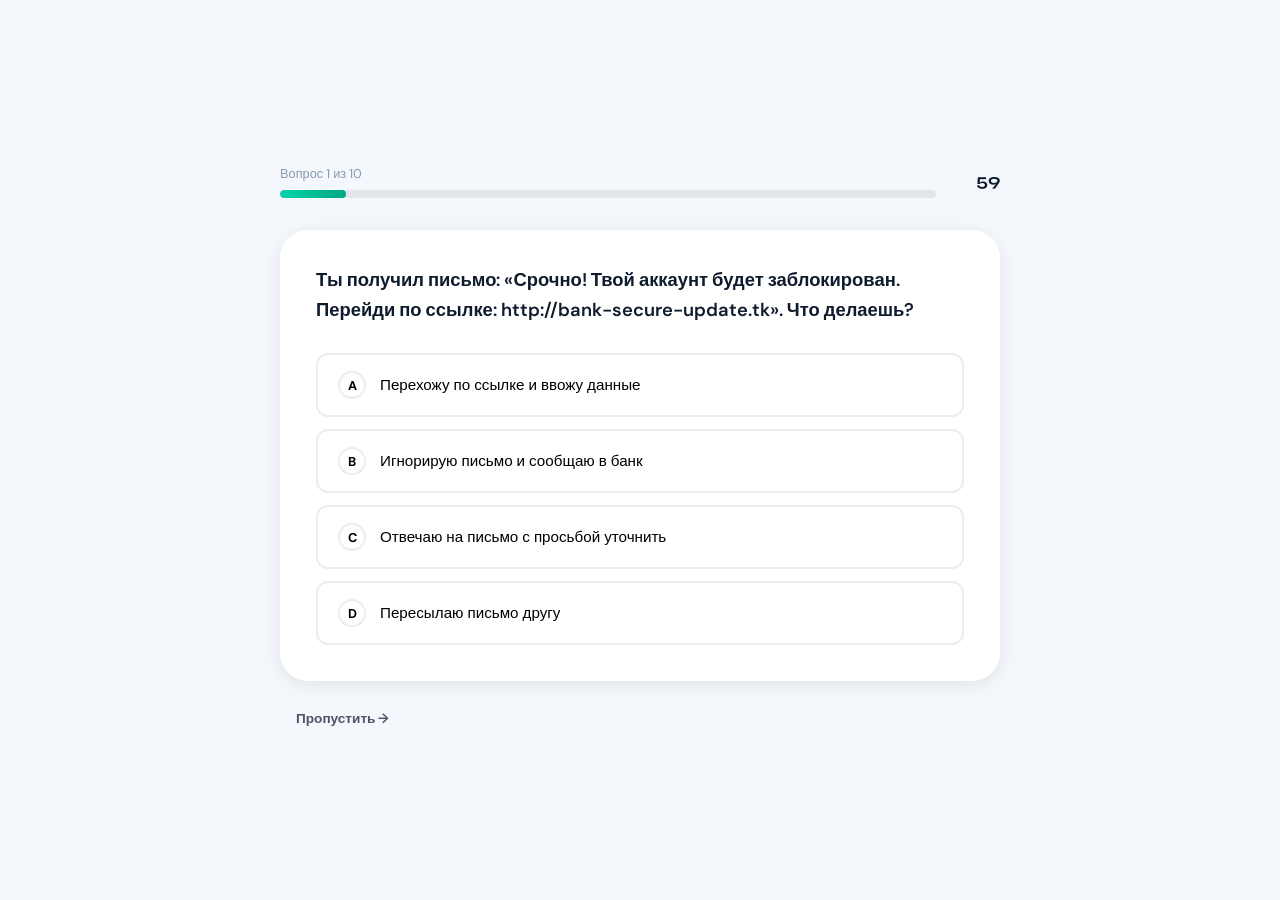
<file: diagnostic.html>
<!DOCTYPE html>
<html lang="ru">
<head>
<meta charset="UTF-8"><meta name="viewport" content="width=device-width,initial-scale=1.0">
<title>Диагностика — SecureMind</title>
<link href="https://fonts.googleapis.com/css2?family=Syne:wght@700;800&family=DM+Sans:wght@400;500;600;700&display=swap" rel="stylesheet">
<link rel="stylesheet" href="variables.css"><link rel="stylesheet" href="base.css"><link rel="stylesheet" href="components.css"><link rel="stylesheet" href="app.css">
</head>
<body style="background:var(--bg);min-height:100vh;display:flex;align-items:center;justify-content:center;padding:24px">
<div class="quiz-container" style="width:100%">
  <!-- Header -->
  <div class="quiz-header" id="quizHeader">
    <div class="quiz-progress-wrap">
      <div style="font-size:.8rem;color:var(--text-3);margin-bottom:6px"><span id="qNum">Вопрос 1</span> из 10</div>
      <div class="progress-bar-wrap"><div class="progress-bar-fill" id="qProgress" style="width:10%"></div></div>
    </div>
    <div class="quiz-timer" id="qTimer">60</div>
  </div>

  <!-- Question -->
  <div id="quizArea">
    <div class="question-card" id="questionCard">
      <p class="question-text" id="questionText"></p>
      <div class="answer-options" id="answerOptions"></div>
    </div>
    <div class="feedback-panel" id="feedbackPanel">
      <div class="feedback-title" id="feedbackTitle"></div>
      <div class="feedback-text" id="feedbackText"></div>
    </div>
    <div style="display:flex;justify-content:space-between;align-items:center;margin-top:16px">
      <button class="btn btn-ghost btn-sm" id="skipBtn" onclick="nextQ()">Пропустить →</button>
      <button class="btn btn-primary" id="nextBtn" onclick="nextQ()" style="display:none">Следующий вопрос →</button>
    </div>
  </div>

  <!-- Result screen -->
  <div id="resultScreen" style="display:none">
    <div class="result-screen">
      <div class="result-icon" id="resIcon"></div>
      <div class="result-score" id="resScore"></div>
      <div class="result-label">из 100 баллов</div>
      <div class="result-level-card" id="resLevel"></div>
      <div class="result-breakdown" id="resBreakdown"></div>
      <a href="ai-plan.html" class="btn btn-primary btn-lg btn-full">Получить AI-план обучения →</a>
    </div>
  </div>
</div>

<script>
const questions=[
  {q:"Ты получил письмо: «Срочно! Твой аккаунт будет заблокирован. Перейди по ссылке: http://bank-secure-update.tk». Что делаешь?",opts:["Перехожу по ссылке и ввожу данные","Игнорирую письмо и сообщаю в банк","Отвечаю на письмо с просьбой уточнить","Пересылаю письмо другу"],correct:1,exp:"Письма с угрозой блокировки и подозрительными ссылками — классический фишинг. Легитимные банки не требуют данные через email."},
  {q:"Как выглядит безопасный URL сайта для ввода пароля?",opts:["http://mybank.com","https://mybank.com","http://secure-mybank.net","https://mybank.login-secure.com"],correct:1,exp:"Только HTTPS с правильным доменом — httpS и оригинальный домен (mybank.com), а не поддомен подозрительного сайта."},
  {q:"Незнакомец в соцсети пишет: «Привет, я из службы безопасности. Нам нужен твой код из СМС для проверки». Что делаешь?",opts:["Даю код — это же служба безопасности","Прошу подтверждение личности","Отказываю — настоящие службы никогда не просят коды из СМС","Даю код, если он кажется вежливым"],correct:2,exp:"Никогда не делись кодами из СМС! Это одноразовые коды аутентификации. Их запрос — 100% мошенничество."},
  {q:"Какой пароль самый надёжный?",opts:["password123","Кот1234","3#Xm!qK9pL","мояДатаРождения"],correct:2,exp:"Надёжный пароль содержит: заглавные и строчные буквы, цифры, символы и длину 8+ символов. Случайные комбинации лучше всего."},
  {q:"Ты нашёл QR-код в торговом центре с надписью «Сканируй для скидки 50%!». Что делаешь?",opts:["Сканирую сразу — скидка же!","Сначала проверяю URL после сканирования, не переходя","Сканирую только если рядом стоит промоутер","Не сканирую незнакомые QR-коды в публичных местах"],correct:3,exp:"QR-коды в публичных местах могут вести на фишинговые сайты или автоматически запускать вредоносные скрипты."},
  {q:"Письмо от «support@apple-id-verify.ru» просит подтвердить Apple ID. Что подозрительно?",opts:["Ничего — это от Apple","Домен не apple.com, а apple-id-verify.ru","Тема письма","Время отправки"],correct:1,exp:"Официальные письма Apple приходят только с доменов @apple.com или @email.apple.com. Любой другой домен — фишинг."},
  {q:"Тебе пришёл файл «invoice.pdf.exe» по email. Что это значит?",opts:["Обычный PDF-документ","Исполняемый файл, замаскированный под PDF — вредоносное ПО","Сжатый архив","Картинка в формате EXE"],correct:1,exp:"Расширение .exe означает исполняемый файл. .pdf.exe — трюк для маскировки: настоящий тип файла — EXE (программа), а не PDF."},
  {q:"На каком Wi-Fi опасно вводить пароли и банковские данные?",opts:["Домашняя защищённая сеть","Корпоративная VPN","Открытая сеть 'Free_Airport_WiFi'","Сеть с сильным паролем WPA3"],correct:2,exp:"Публичные открытые Wi-Fi сети не шифруют трафик. Злоумышленник в той же сети может перехватить твои данные (атака MITM)."},
  {q:"Что из этого НЕ стоит указывать в публичном профиле соцсети?",opts:["Любимая книга","Дата рождения и номер телефона","Город проживания (общий)","Хобби и интересы"],correct:1,exp:"Дата рождения + телефон — золото для мошенников. Это помогает взломать аккаунты через восстановление пароля и совершить атаки на личность."},
  {q:"Что делать, если сайт показывает 'Небезопасное подключение' (не HTTPS)?",opts:["Всё равно ввожу данные — ничего страшного","Закрываю и не ввожу никаких личных данных","Нажимаю 'Дополнительно' и продолжаю","Перезагружаю страницу"],correct:1,exp:"Без HTTPS данные передаются в открытом виде. Любой, кто находится в той же сети, может их перехватить и прочитать."}
];

let current=0, score=0, timer=null, timeLeft=60, answered=false, answers=[];

function loadQ(){
  const q=questions[current];
  document.getElementById('questionText').textContent=q.q;
  document.getElementById('qNum').textContent='Вопрос '+(current+1);
  document.getElementById('qProgress').style.width=((current+1)/questions.length*100)+'%';
  const opts=document.getElementById('answerOptions');
  opts.innerHTML='';
  q.opts.forEach((o,i)=>{
    const btn=document.createElement('button');
    btn.className='answer-opt';
    btn.innerHTML=`<span class="opt-letter">${'ABCD'[i]}</span>${o}`;
    btn.onclick=()=>answer(i);
    opts.appendChild(btn);
  });
  document.getElementById('feedbackPanel').className='feedback-panel';
  document.getElementById('nextBtn').style.display='none';
  document.getElementById('skipBtn').style.display='';
  answered=false;
  startTimer();
}

function startTimer(){
  clearInterval(timer); timeLeft=60;
  document.getElementById('qTimer').textContent=timeLeft;
  document.getElementById('qTimer').className='quiz-timer';
  timer=setInterval(()=>{
    timeLeft--;
    document.getElementById('qTimer').textContent=timeLeft;
    document.getElementById('qTimer').className='quiz-timer'+(timeLeft<=20?' warning':'')+(timeLeft<=10?' danger':'');
    if(timeLeft<=0){clearInterval(timer);answer(-1)}
  },1000);
}

function answer(idx){
  if(answered)return;
  answered=true;
  clearInterval(timer);
  answers.push({q:current, correct:idx===questions[current].correct});
  const q=questions[current];
  const opts=document.querySelectorAll('.answer-opt');
  opts.forEach(o=>o.classList.add('disabled'));
  if(idx===q.correct){
    score+=10;
    opts[idx].classList.add('correct');
    showFeedback(true,q.exp);
  } else {
    if(idx>=0)opts[idx].classList.add('wrong');
    opts[q.correct].classList.add('correct');
    showFeedback(false,q.exp);
  }
  document.getElementById('nextBtn').style.display='';
  document.getElementById('skipBtn').style.display='none';
}

function showFeedback(correct,text){
  const panel=document.getElementById('feedbackPanel');
  panel.className='feedback-panel show '+(correct?'correct':'wrong');
  document.getElementById('feedbackTitle').innerHTML=correct?'✅ Верно!':'❌ Неверно';
  document.getElementById('feedbackText').textContent=text;
}

function nextQ(){
  clearInterval(timer);
  current++;
  if(current>=questions.length){showResult();return}
  loadQ();
}

function showResult(){
  document.getElementById('quizHeader').style.display='none';
  document.getElementById('quizArea').style.display='none';
  document.getElementById('resultScreen').style.display='block';
  const pct=score;
  let level,icon,name;
  if(pct<40){level=1;name='Новичок';icon='🌱'}
  else if(pct<70){level=2;name='Осведомлённый';icon='📚'}
  else{level=3;name='Продвинутый';icon='🛡️'}
  document.getElementById('resIcon').textContent=icon;
  document.getElementById('resScore').textContent=pct;
  document.getElementById('resLevel').innerHTML=`<span class="level-icon">${icon}</span><div><strong>Уровень: ${name}</strong><br><span>${pct}% правильных ответов</span></div>`;
  document.getElementById('resBreakdown').innerHTML=`
    <div class="result-row"><span>Правильных ответов</span><strong style="color:var(--risk-green)">${score/10} из 10</strong></div>
    <div class="result-row"><span>Начальный уровень</span><strong>${name}</strong></div>
    <div class="result-row"><span>Рекомендация</span><strong>${pct<40?'Начать с основ':'Пройти все сценарии'}</strong></div>
  `;
  const user=JSON.parse(localStorage.getItem('sm_user')||'{}');
  user.diagnostic=true;user.level=level;user.xp=pct*2;
  user.diagnostic_answers=answers;
  localStorage.setItem('sm_user',JSON.stringify(user));
}

loadQ();
</script>
</body>
</html>
</file>
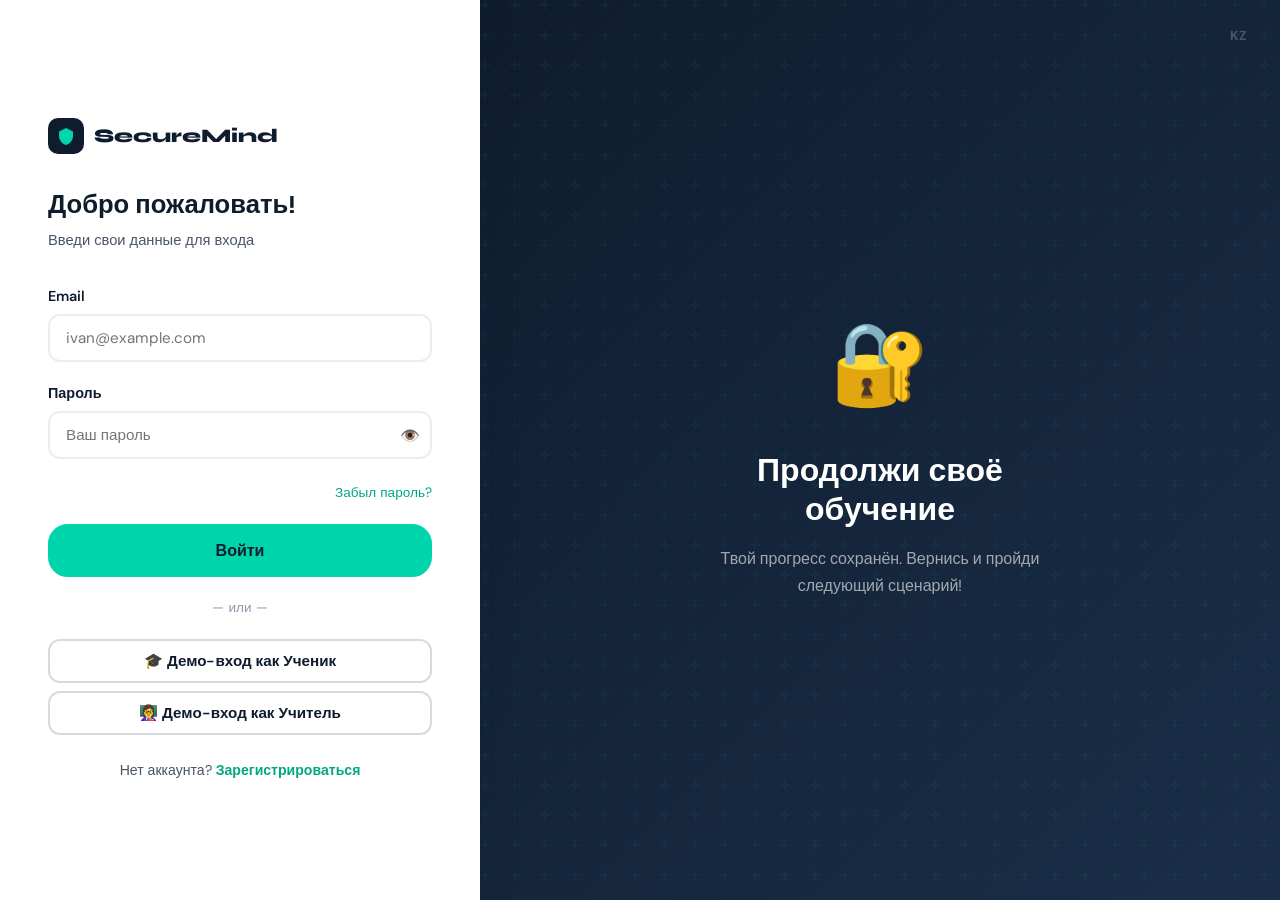
<file: login.html>
<!DOCTYPE html>
<html lang="ru">
<head>
<meta charset="UTF-8"><meta name="viewport" content="width=device-width,initial-scale=1.0">
<title id="pageTitle">Вход — SecureMind</title>
<link href="https://fonts.googleapis.com/css2?family=Syne:wght@700;800&family=DM+Sans:wght@400;500;600;700&display=swap" rel="stylesheet">
<link rel="stylesheet" href="variables.css"><link rel="stylesheet" href="base.css"><link rel="stylesheet" href="components.css"><link rel="stylesheet" href="app.css">
</head>
<body>
<div class="auth-page">
  <button class="lang-toggle" id="langToggle" onclick="toggleLang()" title="Қазақша / Русский" style="position:fixed;top:20px;right:20px;z-index:10">KZ</button>
  <div class="auth-panel">
    <div class="auth-logo">
      <div class="logo-icon"><svg width="20" height="20" viewBox="0 0 20 20" fill="none"><path d="M10 2L3 5.5V10c0 4.1 3 7.9 7 8.9 4-1 7-4.8 7-8.9V5.5L10 2z" fill="#00D4AA"/></svg></div>
      <span class="logo-text">SecureMind</span>
    </div>
    <h1 class="auth-title" data-i18n="login_title">Добро пожаловать!</h1>
    <p class="auth-sub" data-i18n="login_sub">Введи свои данные для входа</p>
    <form id="loginForm">
      <div class="form-group">
        <label class="form-label" data-i18n="login_email_label">Email</label>
        <input type="email" class="form-input" id="email" data-i18n-placeholder="login_email_placeholder" placeholder="ivan@example.com">
        <div class="form-error" id="errEmail" data-i18n="login_err_email">Введите корректный email</div>
      </div>
      <div class="form-group">
        <label class="form-label" data-i18n="login_password_label">Пароль</label>
        <div style="position:relative">
          <input type="password" class="form-input" id="password" data-i18n-placeholder="login_password_placeholder" placeholder="Ваш пароль" style="padding-right:44px">
          <button type="button" onclick="const i=document.getElementById('password');i.type=i.type==='password'?'text':'password'" style="position:absolute;right:12px;top:50%;transform:translateY(-50%);background:none;border:none;cursor:pointer;font-size:1rem">👁️</button>
        </div>
        <div class="form-error" id="errPw" data-i18n="login_err_password">Введите пароль</div>
      </div>
      <div style="text-align:right;margin-bottom:20px"><a href="#" style="font-size:.85rem;color:var(--accent-dark)" data-i18n="login_forgot">Забыл пароль?</a></div>
      <button type="submit" class="btn btn-primary btn-full btn-lg" data-i18n="login_submit">Войти</button>

      <div style="margin:20px 0;text-align:center;color:var(--text-3);font-size:.85rem" data-i18n="login_or">— или —</div>
      <button type="button" onclick="demoLogin('student')" class="btn btn-outline btn-full" style="margin-bottom:8px" data-i18n="login_demo_student">🎓 Демо-вход как Ученик</button>
      <button type="button" onclick="demoLogin('teacher')" class="btn btn-outline btn-full" data-i18n="login_demo_teacher">👩‍🏫 Демо-вход как Учитель</button>
    </form>
    <div class="auth-footer-link"><span data-i18n="login_no_account">Нет аккаунта?</span> <a href="register.html" data-i18n="login_register_link">Зарегистрироваться</a></div>
  </div>
  <div class="auth-hero">
    <div class="auth-hero-content">
      <div style="font-size:5rem;margin-bottom:24px">🔐</div>
      <h2 data-i18n="login_hero_title">Продолжи своё обучение</h2>
      <p data-i18n="login_hero_sub">Твой прогресс сохранён. Вернись и пройди следующий сценарий!</p>
    </div>
  </div>
</div>
<script>
// Язык синхронизирован с index.html через localStorage('securemind_lang')
const i18n = {
  ru: {
    pageTitle: 'Вход — SecureMind',
    login_title: 'Добро пожаловать!', login_sub: 'Введи свои данные для входа',
    login_email_label: 'Email', login_email_placeholder: 'ivan@example.com',
    login_password_label: 'Пароль', login_password_placeholder: 'Ваш пароль',
    login_err_email: 'Введите корректный email', login_err_password: 'Введите пароль',
    login_forgot: 'Забыл пароль?', login_submit: 'Войти', login_or: '— или —',
    login_demo_student: '🎓 Демо-вход как Ученик', login_demo_teacher: '👩‍🏫 Демо-вход как Учитель',
    login_no_account: 'Нет аккаунта?', login_register_link: 'Зарегистрироваться',
    login_hero_title: 'Продолжи своё обучение', login_hero_sub: 'Твой прогресс сохранён. Вернись и пройди следующий сценарий!'
  },
  kz: {
    pageTitle: 'Кіру — SecureMind',
    login_title: 'Қош келдіңіз!', login_sub: 'Кіру үшін деректеріңді енгіз',
    login_email_label: 'Email', login_email_placeholder: 'ivan@example.com',
    login_password_label: 'Құпия сөз', login_password_placeholder: 'Құпия сөзіңіз',
    login_err_email: 'Дұрыс email енгізіңіз', login_err_password: 'Құпия сөзді енгізіңіз',
    login_forgot: 'Құпия сөзді ұмыттыңыз ба?', login_submit: 'Кіру', login_or: '— немесе —',
    login_demo_student: '🎓 Демо-кіру Оқушы ретінде', login_demo_teacher: '👩‍🏫 Демо-кіру Мұғалім ретінде',
    login_no_account: 'Аккаунтыңыз жоқ па?', login_register_link: 'Тіркелу',
    login_hero_title: 'Оқуыңды жалғастыр', login_hero_sub: 'Прогрессің сақталған. Қайтып келіп келесі сценарийді өт!'
  }
};
let lang = localStorage.getItem('securemind_lang') || 'ru';
function applyLang(l) {
  if (!i18n[l]) return;
  document.documentElement.lang = l === 'kz' ? 'kk' : 'ru';
  document.title = i18n[l].pageTitle;
  document.querySelectorAll('[data-i18n]').forEach(el => {
    const key = el.getAttribute('data-i18n');
    if (i18n[l][key] !== undefined) el.textContent = i18n[l][key];
  });
  document.querySelectorAll('[data-i18n-placeholder]').forEach(el => {
    const key = el.getAttribute('data-i18n-placeholder');
    if (i18n[l][key] !== undefined) el.placeholder = i18n[l][key];
  });
  var t = document.getElementById('langToggle');
  if (t) t.textContent = l === 'ru' ? 'KZ' : 'RU';
  localStorage.setItem('securemind_lang', l);
}
function toggleLang() { lang = lang === 'ru' ? 'kz' : 'ru'; applyLang(lang); }
applyLang(lang);

document.getElementById('loginForm').addEventListener('submit',function(e){
  e.preventDefault();
  const em=document.getElementById('email').value.trim().toLowerCase();
  const pw=document.getElementById('password').value;
  let ok=true;
  [['errEmail',!/\S+@\S+\.\S+/.test(em)],['errPw',pw.length<1]].forEach(([id,show])=>{document.getElementById(id).classList.toggle('show',show);if(show)ok=false});
  if(ok){
    if(em==='admin@mail.com'){
      var teacher={name:'Админ',email:'admin@mail.com',role:'teacher',grade:'',xp:0,level:1,streak:0,scenarios:{},diagnostic:true};
      localStorage.setItem('sm_user',JSON.stringify(teacher));
      window.location.href='teacher.html';
      return;
    }
    var user=JSON.parse(localStorage.getItem('sm_user')||'null');
    if(user){window.location.href=user.role==='teacher'?'teacher.html':'dashboard.html'}
    else{var demo={name:'Алижан Каким',email:em,role:'student',grade:'10',xp:250,level:2,streak:5,scenarios:{phishing:{done:true,score:87},social:{done:false},fake:{done:true,score:73}},diagnostic:true};localStorage.setItem('sm_user',JSON.stringify(demo));window.location.href='dashboard.html'}
  }
});
function demoLogin(role){
  if(role==='student'){
    const user={name:'Алижан Каким',email:'aigul@demo.kz',role:'student',grade:'10',xp:850,level:3,streak:12,scenarios:{phishing:{done:true,score:94},social:{done:true,score:78},fake:{done:true,score:82},qr:{done:false},password:{done:true,score:91}},diagnostic:true};
    localStorage.setItem('sm_user',JSON.stringify(user));window.location.href='dashboard.html';
  } else {
    const user={name:'Нурлан Ахметов',email:'teacher@demo.kz',role:'teacher',grade:'',xp:0,level:1,streak:0,scenarios:{},diagnostic:true};
    localStorage.setItem('sm_user',JSON.stringify(user));window.location.href='teacher.html';
  }
}
</script>
</body>
</html>
</file>
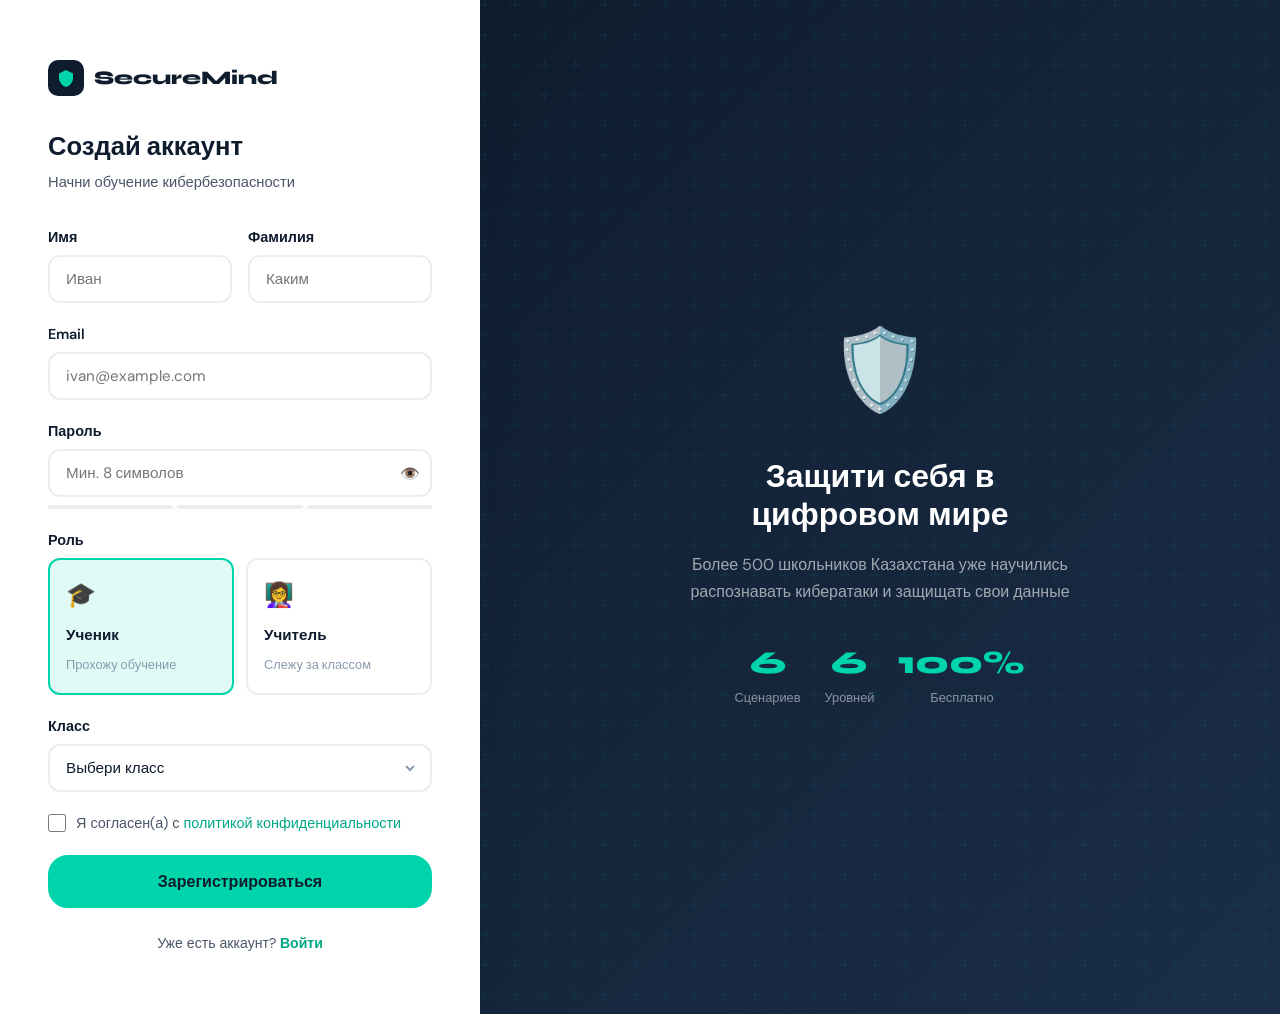
<file: register.html>
<!DOCTYPE html>
<html lang="ru">
<head>
<meta charset="UTF-8"><meta name="viewport" content="width=device-width,initial-scale=1.0">
<title>Регистрация — SecureMind</title>
<link href="https://fonts.googleapis.com/css2?family=Syne:wght@700;800&family=DM+Sans:wght@400;500;600;700&display=swap" rel="stylesheet">
<link rel="stylesheet" href="variables.css"><link rel="stylesheet" href="base.css"><link rel="stylesheet" href="components.css"><link rel="stylesheet" href="app.css">
</head>
<body>
<div class="auth-page">
  <div class="auth-panel">
    <div class="auth-logo">
      <div class="logo-icon"><svg width="20" height="20" viewBox="0 0 20 20" fill="none"><path d="M10 2L3 5.5V10c0 4.1 3 7.9 7 8.9 4-1 7-4.8 7-8.9V5.5L10 2z" fill="#00D4AA"/></svg></div>
      <span class="logo-text">SecureMind</span>
    </div>
    <h1 class="auth-title">Создай аккаунт</h1>
    <p class="auth-sub">Начни обучение кибербезопасности</p>

    <form id="regForm">
      <div style="display:grid;grid-template-columns:1fr 1fr;gap:16px">
        <div class="form-group">
          <label class="form-label">Имя</label>
          <input type="text" class="form-input" id="firstName" placeholder="Иван">
          <div class="form-error" id="errFirst">Минимум 2 символа</div>
        </div>
        <div class="form-group">
          <label class="form-label">Фамилия</label>
          <input type="text" class="form-input" id="lastName" placeholder="Каким">
          <div class="form-error" id="errLast">Минимум 2 символа</div>
        </div>
      </div>
      <div class="form-group">
        <label class="form-label">Email</label>
        <input type="email" class="form-input" id="email" placeholder="ivan@example.com">
        <div class="form-error" id="errEmail">Введите корректный email</div>
      </div>
      <div class="form-group">
        <label class="form-label">Пароль</label>
        <div style="position:relative">
          <input type="password" class="form-input" id="password" placeholder="Мин. 8 символов" style="padding-right:44px">
          <button type="button" onclick="togglePw('password','eyePw')" style="position:absolute;right:12px;top:50%;transform:translateY(-50%);background:none;border:none;cursor:pointer;font-size:1rem" id="eyePw">👁️</button>
        </div>
        <div class="pw-strength" id="pwStr"><div class="pw-bar" id="b1"></div><div class="pw-bar" id="b2"></div><div class="pw-bar" id="b3"></div></div>
        <div class="pw-label" id="pwLabel"></div>
        <div class="form-error" id="errPw">Мин. 8 символов, 1 заглавная буква, 1 цифра</div>
      </div>
      <div class="form-group">
        <label class="form-label">Роль</label>
        <div class="radio-cards">
          <label class="radio-card selected" id="roleStudent">
            <input type="radio" name="role" value="student" checked>
            <div class="radio-card-icon">🎓</div>
            <strong>Ученик</strong>
            <span>Прохожу обучение</span>
          </label>
          <label class="radio-card" id="roleTeacher">
            <input type="radio" name="role" value="teacher">
            <div class="radio-card-icon">👩‍🏫</div>
            <strong>Учитель</strong>
            <span>Слежу за классом</span>
          </label>
        </div>
      </div>
      <div class="form-group" id="gradeGroup">
        <label class="form-label">Класс</label>
        <select class="form-input form-select" id="grade">
          <option value="">Выбери класс</option>
          <option>7</option><option>8</option><option>9</option><option>10</option><option>11</option>
        </select>
      </div>
      <div class="form-group">
        <label class="checkbox-group">
          <input type="checkbox" id="agree">
          <span>Я согласен(а) с <a href="#" style="color:var(--accent-dark)">политикой конфиденциальности</a></span>
        </label>
        <div class="form-error" id="errAgree">Необходимо согласие</div>
      </div>
      <button type="submit" class="btn btn-primary btn-full btn-lg">Зарегистрироваться</button>
    </form>
    <div class="auth-footer-link">Уже есть аккаунт? <a href="login.html">Войти</a></div>
  </div>
  <div class="auth-hero">
    <div class="auth-hero-content">
      <div style="font-size:5rem;margin-bottom:24px">🛡️</div>
      <h2>Защити себя в цифровом мире</h2>
      <p>Более 500 школьников Казахстана уже научились распознавать кибератаки и защищать свои данные</p>
      <div style="display:flex;justify-content:center;gap:24px;margin-top:32px">
        <div style="text-align:center"><div style="font-size:2rem;font-weight:800;color:var(--accent);font-family:var(--font-head)">6</div><div style="font-size:.8rem;color:rgba(255,255,255,.5)">Сценариев</div></div>
        <div style="text-align:center"><div style="font-size:2rem;font-weight:800;color:var(--accent);font-family:var(--font-head)">6</div><div style="font-size:.8rem;color:rgba(255,255,255,.5)">Уровней</div></div>
        <div style="text-align:center"><div style="font-size:2rem;font-weight:800;color:var(--accent);font-family:var(--font-head)">100%</div><div style="font-size:.8rem;color:rgba(255,255,255,.5)">Бесплатно</div></div>
      </div>
    </div>
  </div>
</div>

<script>
function togglePw(id,eyeId){const i=document.getElementById(id);i.type=i.type==='password'?'text':'password';document.getElementById(eyeId).textContent=i.type==='password'?'👁️':'🙈'}
document.querySelectorAll('.radio-card').forEach(card=>{card.addEventListener('click',()=>{document.querySelectorAll('.radio-card').forEach(c=>c.classList.remove('selected'));card.classList.add('selected');const isTeacher=card.querySelector('input').value==='teacher';document.getElementById('gradeGroup').style.display=isTeacher?'none':''})});
document.getElementById('password').addEventListener('input',function(){
  const v=this.value;let score=0;
  if(v.length>=8)score++;if(/[A-Z]/.test(v))score++;if(/[0-9]/.test(v))score++;
  const bars=['b1','b2','b3'];const cls=['weak','medium','strong'];const labels=['Слабый','Средний','Надёжный'];
  bars.forEach((b,i)=>{document.getElementById(b).className='pw-bar'+(i<score?' '+cls[Math.min(score-1,2)]:'')} );
  document.getElementById('pwLabel').textContent=score>0?labels[Math.min(score-1,2)]:'';
});
document.getElementById('regForm').addEventListener('submit',function(e){
  e.preventDefault();let ok=true;
  const fn=document.getElementById('firstName').value.trim();
  const ln=document.getElementById('lastName').value.trim();
  const em=document.getElementById('email').value.trim();
  const pw=document.getElementById('password').value;
  const ag=document.getElementById('agree').checked;
  function setErr(id,show){document.getElementById(id).classList.toggle('show',show);document.getElementById(id.replace('err','').toLowerCase()+'');}
  [['errFirst',fn.length<2],['errLast',ln.length<2],['errEmail',!/\S+@\S+\.\S+/.test(em)],['errPw',pw.length<8||!/[A-Z]/.test(pw)||!/[0-9]/.test(pw)],['errAgree',!ag]].forEach(([id,show])=>{document.getElementById(id).classList.toggle('show',show);if(show)ok=false});
  if(ok){
    const user={name:fn+' '+ln,email:em,role:document.querySelector('input[name=role]:checked').value,grade:document.getElementById('grade').value,xp:0,level:1,streak:0,scenarios:{},diagnostic:false};
    localStorage.setItem('sm_user',JSON.stringify(user));
    window.location.href='diagnostic.html';
  }
});
</script>
</body>
</html>
</file>
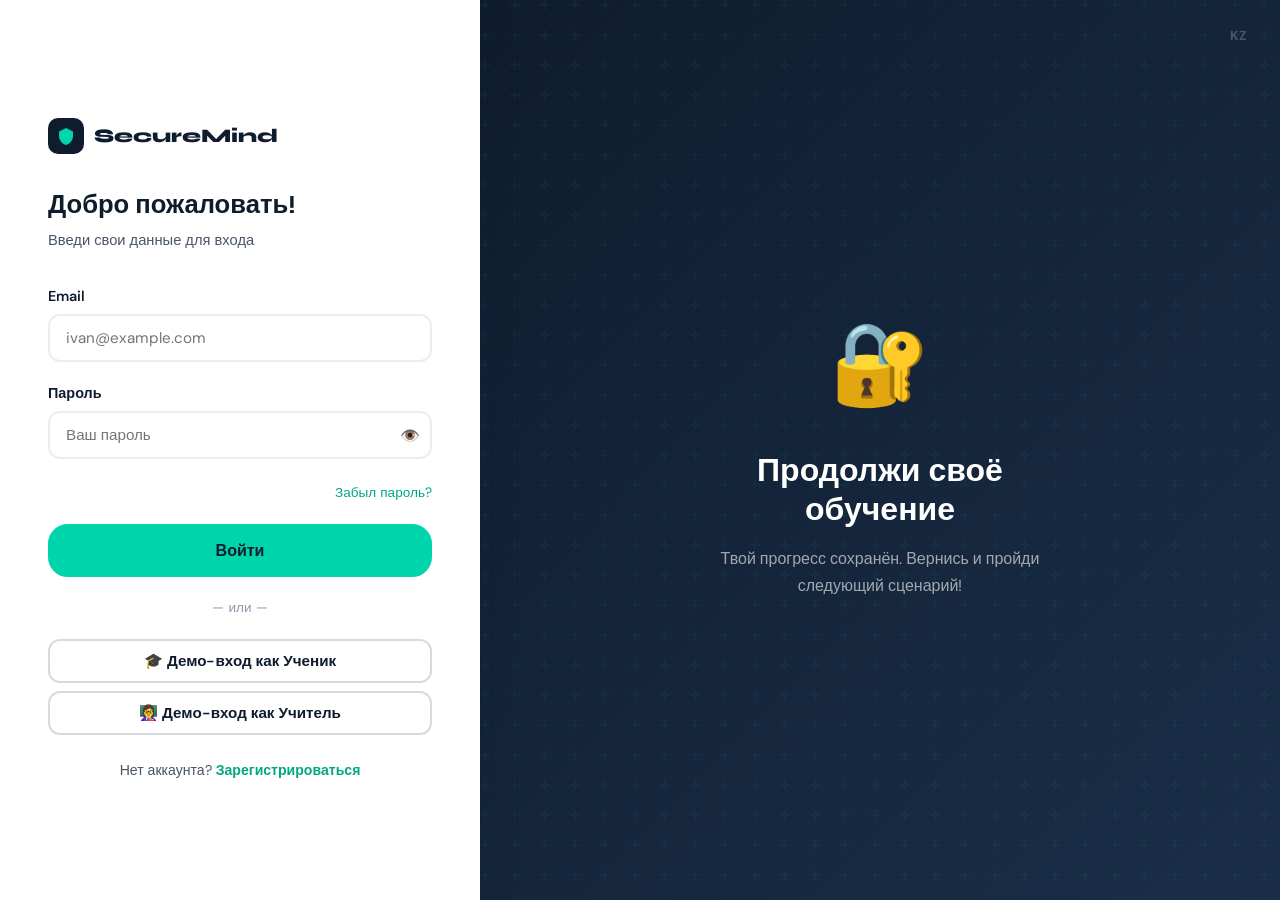
<file: scenario-ai.html>
<!DOCTYPE html>
<html lang="ru">
<head>
<meta charset="UTF-8"><meta name="viewport" content="width=device-width,initial-scale=1.0">
<title>AI-сценарий — SecureMind</title>
<link href="https://fonts.googleapis.com/css2?family=Syne:wght@700;800&family=DM+Sans:wght@400;500;600;700&display=swap" rel="stylesheet">
<style>
:root{
  --bg:#0f1117;--surface:#171b26;--surface-2:#1e2333;--border:#2a2f40;
  --accent:#00D4AA;--accent-light:rgba(0,212,170,0.1);
  --text-1:#eef0f6;--text-2:#9ba3bb;--text-3:#5c6480;
  --risk-red:#ff4d4d;--risk-red-bg:rgba(255,77,77,0.1);
  --risk-green:#00c48c;--risk-green-bg:rgba(0,196,140,0.1);
  --risk-yellow:#f5a623;--risk-yellow-bg:rgba(245,166,35,0.1);
  --font-head:'Syne',sans-serif;--font-body:'DM Sans',sans-serif;
  --radius:10px;--radius-lg:16px;
}
*,*::before,*::after{box-sizing:border-box;margin:0;padding:0}
html,body{height:100%;font-family:var(--font-body);background:var(--bg);color:var(--text-1)}
body{display:flex;flex-direction:column}

/* Topbar */
.app-topbar{display:flex;align-items:center;gap:12px;padding:0 24px;height:64px;
  border-bottom:1px solid var(--border);background:var(--surface);flex-shrink:0}
.topbar-title{font-family:var(--font-head);font-size:1rem;font-weight:800}
.risk-badge{padding:3px 10px;border-radius:20px;font-size:.75rem;font-weight:700;font-family:var(--font-head)}
.risk-badge.accent{background:var(--accent-light);color:var(--accent);border:1px solid rgba(0,212,170,0.3)}
.risk-badge.red{background:var(--risk-red-bg);color:var(--risk-red)}

/* Buttons */
.btn{display:inline-flex;align-items:center;gap:8px;padding:10px 20px;border-radius:var(--radius);
  font-family:var(--font-body);font-size:.9rem;font-weight:600;cursor:pointer;border:1.5px solid transparent;
  transition:all .2s;text-decoration:none;justify-content:center}
.btn-lg{padding:14px 28px;font-size:1rem}
.btn-primary{background:var(--accent);color:#0a0f1a;border-color:var(--accent)}
.btn-primary:hover{filter:brightness(1.1)}
.btn-outline{background:transparent;border-color:var(--border);color:var(--text-1)}
.btn-outline:hover{border-color:var(--accent);color:var(--accent)}
.btn-danger{background:var(--risk-red-bg);border-color:var(--risk-red);color:var(--risk-red)}
.btn-danger:hover{background:var(--risk-red);color:#fff}
.btn-success{background:var(--risk-green-bg);border-color:var(--risk-green);color:var(--risk-green)}
.btn-success:hover{background:var(--risk-green);color:#0a0f1a}
.btn:disabled{opacity:.4;cursor:not-allowed}
.btn-full{width:100%}

/* Page content */
.page-content{flex:1;padding:24px;overflow-y:auto;min-height:0}

/* Loading screen */
@keyframes brain-pulse{0%,100%{transform:scale(1);filter:brightness(1)}
  50%{transform:scale(1.08);filter:brightness(1.3)}}
@keyframes dot-blink{0%,20%{opacity:0}40%,100%{opacity:1}}
.loading-screen{display:flex;flex-direction:column;align-items:center;justify-content:center;
  height:calc(100vh - 120px);gap:20px;text-align:center}
.loading-brain{font-size:4rem;animation:brain-pulse 1.8s ease-in-out infinite}
.loading-title{font-family:var(--font-head);font-size:1.3rem;font-weight:800;color:var(--text-1)}
.loading-sub{font-size:.9rem;color:var(--text-2);max-width:400px;line-height:1.6}
.dot{display:inline-block;animation:dot-blink 1.4s ease-in-out infinite}
.dot:nth-child(2){animation-delay:.2s}
.dot:nth-child(3){animation-delay:.4s}
.spinner{width:32px;height:32px;border:3px solid var(--border);
  border-top-color:var(--accent);border-radius:50%;animation:spin .8s linear infinite}
@keyframes spin{to{transform:rotate(360deg)}}

/* Scenario layout */
.scenario-layout{display:grid;grid-template-columns:1fr 270px;gap:20px;
  height:calc(100vh - 128px)}
.scenario-main{display:flex;flex-direction:column;min-height:0;overflow:hidden}
.scenario-sidebar-panel{display:flex;flex-direction:column;gap:14px;overflow-y:auto}

/* Email client */
.email-client{background:var(--surface);border:1px solid var(--border);border-radius:var(--radius-lg);
  display:flex;flex-direction:column;flex:1;min-height:0;overflow:hidden}
.email-client-toolbar{padding:12px 16px;border-bottom:1px solid var(--border);
  display:flex;align-items:center;font-size:.85rem;font-weight:600;color:var(--text-3);flex-shrink:0}
.email-inbox{overflow-y:auto;flex-shrink:0}
.inbox-email{display:flex;align-items:center;gap:10px;padding:12px 14px;cursor:pointer;
  border-bottom:1px solid var(--border);transition:background .15s}
.inbox-email:hover{background:var(--surface-2)}
.inbox-email.selected{background:var(--accent-light);border-left:3px solid var(--accent)}
.email-avatar{width:36px;height:36px;border-radius:50%;background:var(--surface-2);
  display:flex;align-items:center;justify-content:center;font-weight:800;font-size:.9rem;
  color:var(--accent);flex-shrink:0}
.inbox-email-info{flex:1;min-width:0}
.inbox-email-from{font-size:.78rem;font-weight:600;white-space:nowrap;overflow:hidden;text-overflow:ellipsis}
.inbox-email-subj{font-size:.8rem;color:var(--text-2);white-space:nowrap;overflow:hidden;text-overflow:ellipsis;margin-top:2px}
.inbox-email-prev{font-size:.72rem;color:var(--text-3);margin-top:2px}

.email-view{flex:1;display:flex;flex-direction:column;overflow:hidden}
.email-view-header{padding:16px 20px;border-bottom:1px solid var(--border);flex-shrink:0}
.email-view-header h3{font-size:1rem;font-weight:700;margin-bottom:10px}
.email-meta{font-size:.82rem;color:var(--text-2);line-height:1.9}
.email-body{flex:1;padding:20px;overflow-y:auto;font-size:.9rem;line-height:1.75}
.email-body a{color:var(--risk-red);text-decoration:underline}
.email-placeholder{flex:1;display:flex;align-items:center;justify-content:center;color:var(--text-3);font-size:.9rem}

/* Widgets */
.widget{background:var(--surface);border:1px solid var(--border);border-radius:var(--radius-lg);padding:18px}
.widget-title{font-family:var(--font-head);font-weight:800;font-size:.85rem;
  margin-bottom:14px;color:var(--text-1);letter-spacing:.04em}
.tool-btn{width:100%;padding:9px 14px;background:var(--surface-2);border:1.5px solid var(--border);
  border-radius:var(--radius);color:var(--text-2);font-family:var(--font-body);font-size:.85rem;
  font-weight:600;cursor:pointer;transition:all .2s;text-align:left}
.tool-btn:hover{border-color:var(--accent);color:var(--accent)}

/* Hint box */
.hint-box{margin-top:12px;padding:12px;background:rgba(0,212,170,0.08);
  border:1px solid rgba(0,212,170,0.25);border-radius:var(--radius);
  font-size:.85rem;color:var(--text-2);line-height:1.6;display:none}
.hint-box.visible{display:block}

/* Result screen */
.result-screen{max-width:640px;margin:0 auto;text-align:center;
  display:flex;flex-direction:column;gap:20px;align-items:center;padding:32px 0}
.result-icon{font-size:5rem}
.result-status{font-family:var(--font-head);font-size:1.8rem;font-weight:800}
.result-status.correct{color:var(--risk-green)}
.result-status.wrong{color:var(--risk-red)}
.result-card{background:var(--surface);border:1px solid var(--border);border-radius:var(--radius-lg);
  padding:24px;width:100%;text-align:left}
.result-card-title{font-family:var(--font-head);font-size:.85rem;font-weight:800;
  color:var(--text-3);text-transform:uppercase;letter-spacing:.06em;margin-bottom:10px}
.flags-list{list-style:none;display:flex;flex-direction:column;gap:8px;margin-top:8px}
.flags-list li{font-size:.88rem;color:var(--text-2);line-height:1.5;
  padding:8px 12px;background:var(--risk-red-bg);border-radius:8px}

/* Toast */
#toast-container{position:fixed;bottom:24px;right:24px;display:flex;flex-direction:column;gap:8px;z-index:9999}
.toast{display:flex;align-items:center;gap:10px;padding:12px 18px;border-radius:var(--radius);
  font-size:.88rem;font-weight:500;animation:slideIn .3s ease;max-width:320px}
.toast.success{background:var(--risk-green-bg);border:1px solid var(--risk-green);color:var(--risk-green)}
.toast.error{background:var(--risk-red-bg);border:1px solid var(--risk-red);color:var(--risk-red)}
@keyframes slideIn{from{opacity:0;transform:translateX(20px)}to{opacity:1;transform:translateX(0)}}

/* XP earned badge */
.xp-badge{display:inline-flex;align-items:center;gap:6px;padding:6px 14px;
  background:rgba(0,212,170,0.15);border:1px solid rgba(0,212,170,0.4);
  border-radius:99px;font-family:var(--font-head);font-size:.9rem;font-weight:800;color:var(--accent)}

@media(max-width:900px){
  .scenario-layout{grid-template-columns:1fr;height:auto}
  .scenario-sidebar-panel{display:none}
}
</style>
</head>
<body>

<div class="app-topbar">
  <a href="scenarios.html" style="font-size:1.2rem;color:var(--text-3);text-decoration:none;margin-right:4px">←</a>
  <div class="topbar-title">🧠 AI-сценарий</div>
  <span class="risk-badge accent">Адаптивно</span>
  <div style="margin-left:auto;font-family:var(--font-head);font-size:.95rem;font-weight:800;color:var(--accent)" id="xpDisplay">+50 XP за верный ответ</div>
</div>

<div class="page-content">

  <!-- Error banner (hidden until Ollama fails) -->
  <div id="errorBanner" style="display:none"></div>

  <!-- ① Loading -->
  <div id="loadingScreen" class="loading-screen">
    <div class="loading-brain">🧠</div>
    <div class="loading-title">AI генерирует уникальный сценарий для тебя<span class="dot">.</span><span class="dot">.</span><span class="dot">.</span></div>
    <div class="loading-sub">Анализируем твой прогресс и подбираем задание под твой уровень</div>
    <div class="spinner"></div>
  </div>

  <!-- ② Scenario screen -->
  <div id="scenarioScreen" style="display:none">
    <div class="scenario-layout">

      <!-- Left: email client -->
      <div class="scenario-main">
        <div class="email-client">
          <div class="email-client-toolbar">
            📥 Входящие
            <span style="margin-left:auto;font-size:.78rem">1 новое письмо</span>
          </div>
          <div style="display:flex;flex:1;overflow:hidden">
            <div class="email-inbox" id="emailInbox" style="width:290px;border-right:1px solid var(--border)"></div>
            <div id="emailView" class="email-view" style="display:none">
              <div class="email-view-header">
                <h3 id="viewSubject"></h3>
                <div class="email-meta">
                  <strong style="color:var(--text-1)">От:</strong> <span id="viewFrom"></span><br>
                  <strong style="color:var(--text-1)">Кому:</strong> <span id="viewTo">you@example.com</span><br>
                  <strong style="color:var(--text-1)">Дата:</strong> <span id="viewDate"></span>
                </div>
              </div>
              <div class="email-body" id="viewBody"></div>
            </div>
            <div id="emailPlaceholder" class="email-placeholder">← Нажми на письмо для просмотра</div>
          </div>
        </div>
      </div>

      <!-- Right: sidebar -->
      <div class="scenario-sidebar-panel">

        <!-- Action widget -->
        <div class="widget">
          <div class="widget-title">Твоё решение</div>
          <div style="display:flex;flex-direction:column;gap:10px">
            <button class="btn btn-danger btn-full" id="btnPhishing" onclick="judge(true)" disabled>
              🚨 Это фишинг — удалить
            </button>
            <button class="btn btn-success btn-full" id="btnSafe" onclick="judge(false)" disabled>
              ✅ Безопасно — открыть
            </button>
          </div>
          <div style="margin-top:12px;font-size:.78rem;color:var(--text-3);text-align:center">
            Прочитай письмо и вынеси вердикт
          </div>
        </div>

        <!-- AI hint widget -->
        <div class="widget">
          <div class="widget-title">💡 AI Помощник</div>
          <button class="tool-btn" id="hintBtn" onclick="getHint()">Запросить подсказку от AI</button>
          <div class="hint-box" id="hintBox">
            <div id="hintSpinner" style="display:none;text-align:center;padding:8px">
              <div class="spinner" style="margin:0 auto"></div>
            </div>
            <div id="hintText"></div>
          </div>
          <div style="margin-top:10px;font-size:.75rem;color:var(--text-3)">
            ⚠️ Подсказка не раскрывает ответ
          </div>
        </div>

        <!-- Checklist -->
        <div class="widget">
          <div class="widget-title">На что смотреть</div>
          <div style="font-size:.82rem;color:var(--text-2);line-height:1.9">
            🔴 Подозрительный домен<br>
            🔴 Срочность / угрозы<br>
            🔴 Запрос личных данных<br>
            🟡 Обобщённое обращение<br>
            🟡 Ссылки в письме<br>
            🟢 Официальный домен<br>
            🟢 Конкретные данные (номер заказа)
          </div>
        </div>

      </div>
    </div>
  </div>

  <!-- ③ Result screen -->
  <div id="resultScreen" style="display:none">
    <div class="result-screen">
      <div id="resIcon" class="result-icon"></div>
      <div id="resStatus" class="result-status"></div>
      <div id="resXpBadge" style="display:none" class="xp-badge">⭐ +50 XP заработано!</div>

      <!-- Explanation -->
      <div class="result-card" style="width:100%">
        <div class="result-card-title">Объяснение AI</div>
        <div id="resExplanation" style="font-size:.9rem;color:var(--text-2);line-height:1.7"></div>
      </div>

      <!-- Red flags (shown only when phishing) -->
      <div class="result-card" id="resFlagsBlock" style="display:none;width:100%">
        <div class="result-card-title">🚩 Признаки фишинга</div>
        <ul class="flags-list" id="resFlagsList"></ul>
      </div>

      <!-- Buttons -->
      <div style="display:flex;gap:12px;flex-wrap:wrap;justify-content:center;width:100%">
        <button class="btn btn-primary btn-lg" onclick="location.reload()">🔄 Новый AI-сценарий</button>
        <a href="scenarios.html" class="btn btn-outline btn-lg">← Все сценарии</a>
      </div>
    </div>
  </div>

</div>
<div id="toast-container"></div>

<script src="ai-core.js"></script>
<script>
// ── State ──────────────────────────────────────────────────────────────────
const user = JSON.parse(localStorage.getItem('sm_user') || '{}');
let currentEmail = null;
let hintRequested = false;

// ── Fallback email (used when Ollama is unreachable) ───────────────────────
const FALLBACK_EMAIL = {
  from_name:     'Kaspi Security',
  from_email:    'security@kaspi-bank.xyz',
  subject:       '⚠️ Срочно! Ваш аккаунт будет заблокирован',
  preview:       'В целях безопасности подтвердите ваши данные...',
  body_html:     '<p>Уважаемый клиент!</p><p>Мы обнаружили подозрительную активность на вашем счёте. Для сохранения доступа необходимо <strong>срочно</strong> подтвердить ваши данные.</p><p><a href="#">🔗 Подтвердить аккаунт → kaspi-bank-verify.xyz</a></p><p>⏰ У вас есть 24 часа, иначе счёт будет <strong>удалён</strong>.</p><p>С уважением,<br>Служба безопасности Kaspi</p>',
  is_phishing:   true,
  red_flags:     ['Домен kaspi-bank.xyz — не официальный kaspi.kz', 'Искусственная срочность: "24 часа или счёт удалят"', 'Обобщённое обращение "Уважаемый клиент"'],
  correct_action:'delete',
  explanation:   'Это фишинг. Настоящий Kaspi использует только домен kaspi.kz. Банки никогда не требуют подтверждать данные через ссылки в письмах — это главный признак мошенничества.'
};

// ── Prompt builder ─────────────────────────────────────────────────────────
function buildEmailPrompt() {
  const scenTopicMap = {
    phishing: 'Фишинговые письма',
    social:   'Социальная инженерия',
    fake:     'Поддельные сайты',
    qr:       'QR-мошенничество',
    password: 'Гигиена паролей'
  };
  const scen = user.scenarios || {};
  const weakTopics = Object.entries(scenTopicMap)
    .filter(([id]) => !scen[id] || (scen[id].score || 0) < 70)
    .map(([, name]) => name);

  return `Ты — AI-симулятор для платформы обучения кибербезопасности SecureMind. Сгенерируй 1 реалистичное письмо для ученика из Казахстана по имени ${user.name || 'Ученик'}.

Контекст:
- Ученик ${user.grade || '10'} класса
- Слабые темы: ${weakTopics.length ? weakTopics.join(', ') : 'нет, все темы пройдены хорошо'}
- Используй казахстанский контекст: Kaspi, eGov, Halyk Bank, Sulpak, Magnum, WhatsApp, Telegram

Задача: сгенерируй ОДНО письмо. С вероятностью 70% оно должно быть ФИШИНГОВЫМ, с вероятностью 30% — БЕЗОПАСНЫМ (чтобы ученик не угадывал по инерции).

Верни СТРОГО JSON без markdown-блоков:
{
  "from_name": "имя отправителя",
  "from_email": "email@domain",
  "subject": "тема письма",
  "preview": "превью 50-80 символов",
  "body_html": "HTML-тело с <p> тегами, может содержать <a href='#'>ссылки</a>",
  "is_phishing": true,
  "red_flags": ["признак 1", "признак 2", "признак 3"],
  "correct_action": "delete",
  "explanation": "2-3 предложения о том, почему это фишинг или безопасное письмо"
}`;
}

// ── Generate email via Ollama ──────────────────────────────────────────────
async function generateEmail() {
  showScreen('loading');
  try {
    const raw  = await AICore.callOllama(buildEmailPrompt());
    const data = AICore.parseJSON(raw);
    // Validate required fields
    if (!data.from_email || !data.subject || data.is_phishing === undefined) {
      throw new Error('Incomplete response from LLM');
    }
    currentEmail = data;
  } catch (err) {
    console.warn('Ollama error, using fallback:', err.message);
    AICore.showOllamaError(document.getElementById('errorBanner'));
    currentEmail = FALLBACK_EMAIL;
  }
  renderEmailClient(currentEmail);
  showScreen('scenario');
  // Auto-open the email
  setTimeout(() => openEmail(), 200);
}

// ── Render email inbox item ────────────────────────────────────────────────
function renderEmailClient(email) {
  const inbox = document.getElementById('emailInbox');
  const initial = (email.from_name || email.from_email)[0].toUpperCase();
  inbox.innerHTML = `
    <div class="inbox-email" id="inboxItem" onclick="openEmail()">
      <div class="email-avatar">${initial}</div>
      <div class="inbox-email-info">
        <div class="inbox-email-from">${escHtml(email.from_email)}</div>
        <div class="inbox-email-subj">${escHtml(email.subject)}</div>
        <div class="inbox-email-prev">${escHtml(email.preview || '')}</div>
      </div>
    </div>`;
}

function openEmail() {
  if (!currentEmail) return;
  const e = currentEmail;
  document.getElementById('emailPlaceholder').style.display = 'none';
  document.getElementById('emailView').style.display = 'flex';
  document.getElementById('viewSubject').textContent = e.subject;
  document.getElementById('viewFrom').textContent = `${e.from_name} <${e.from_email}>`;
  document.getElementById('viewDate').textContent = new Date().toLocaleDateString('ru-RU', {day:'numeric',month:'long',hour:'2-digit',minute:'2-digit'});
  // Make all links non-functional (educational display only)
  const safeBody = (e.body_html || '').replace(/<a /gi, '<a onclick="return false" style="cursor:default" ');
  document.getElementById('viewBody').innerHTML = safeBody;
  document.getElementById('inboxItem').classList.add('selected');
  // Enable action buttons
  document.getElementById('btnPhishing').disabled = false;
  document.getElementById('btnSafe').disabled = false;
}

// ── Judge ──────────────────────────────────────────────────────────────────
function judge(userSaysPhishing) {
  if (!currentEmail) return;
  const correct = userSaysPhishing === currentEmail.is_phishing;
  if (correct) {
    const u = JSON.parse(localStorage.getItem('sm_user') || '{}');
    u.xp = (u.xp || 0) + 50;
    localStorage.setItem('sm_user', JSON.stringify(u));
    showToast('✅ Верно! +50 XP', 'success');
  } else {
    showToast('❌ Неверно. Читай объяснение!', 'error');
  }
  renderResult(correct, currentEmail);
  showScreen('result');
}

// ── AI Hint ────────────────────────────────────────────────────────────────
async function getHint() {
  if (hintRequested || !currentEmail) return;
  hintRequested = true;
  document.getElementById('hintBtn').disabled = true;
  document.getElementById('hintBox').classList.add('visible');
  document.getElementById('hintSpinner').style.display = 'block';
  document.getElementById('hintText').textContent = '';

  const hintPrompt = `Дай ученику подсказку по этому письму, НЕ раскрывая правильный ответ (не говори фишинг это или нет). Обрати внимание на один конкретный признак. Письмо: "${currentEmail.subject}" от "${currentEmail.from_email}". Тело: ${currentEmail.body_html.replace(/<[^>]+>/g,' ')}. Верни JSON: {"hint": "текст подсказки 1-2 предложения на русском"}`;

  try {
    const raw  = await AICore.callOllama(hintPrompt, { num_predict: 200, temperature: 0.6 });
    const data = AICore.parseJSON(raw);
    document.getElementById('hintText').textContent = data.hint || 'Обрати внимание на домен отправителя.';
  } catch {
    document.getElementById('hintText').textContent = 'Обрати внимание на домен отправителя и тональность письма — они могут многое рассказать.';
  } finally {
    document.getElementById('hintSpinner').style.display = 'none';
  }
}

// ── Render result screen ───────────────────────────────────────────────────
function renderResult(correct, email) {
  document.getElementById('resIcon').textContent    = correct ? '🎉' : '😬';
  document.getElementById('resStatus').textContent  = correct ? 'Правильно!' : 'Неверно';
  document.getElementById('resStatus').className    = 'result-status ' + (correct ? 'correct' : 'wrong');
  document.getElementById('resXpBadge').style.display = correct ? 'flex' : 'none';
  document.getElementById('resExplanation').textContent = email.explanation || '';

  const flagsBlock = document.getElementById('resFlagsBlock');
  if (email.is_phishing && email.red_flags && email.red_flags.length) {
    document.getElementById('resFlagsList').innerHTML = email.red_flags
      .map(f => `<li>🔴 ${escHtml(f)}</li>`).join('');
    flagsBlock.style.display = 'block';
  } else {
    flagsBlock.style.display = 'none';
  }
}

// ── Screen switcher ────────────────────────────────────────────────────────
function showScreen(name) {
  document.getElementById('loadingScreen').style.display  = name === 'loading'  ? 'flex' : 'none';
  document.getElementById('scenarioScreen').style.display = name === 'scenario' ? 'block' : 'none';
  document.getElementById('resultScreen').style.display   = name === 'result'   ? 'block' : 'none';
}

// ── Utilities ──────────────────────────────────────────────────────────────
function escHtml(s) { return String(s).replace(/&/g,'&amp;').replace(/</g,'&lt;').replace(/>/g,'&gt;'); }

function showToast(msg, type = 'success') {
  const tc = document.getElementById('toast-container');
  const t  = document.createElement('div');
  t.className = `toast ${type}`;
  t.innerHTML = msg;
  tc.appendChild(t);
  setTimeout(() => t.remove(), 3200);
}

// ── Boot ───────────────────────────────────────────────────────────────────
if (!user || !user.name) {
  window.location.href = 'login.html';
} else {
  generateEmail();
}
</script>
<script src="chatbot.js"></script>
</body>
</html>
</file>
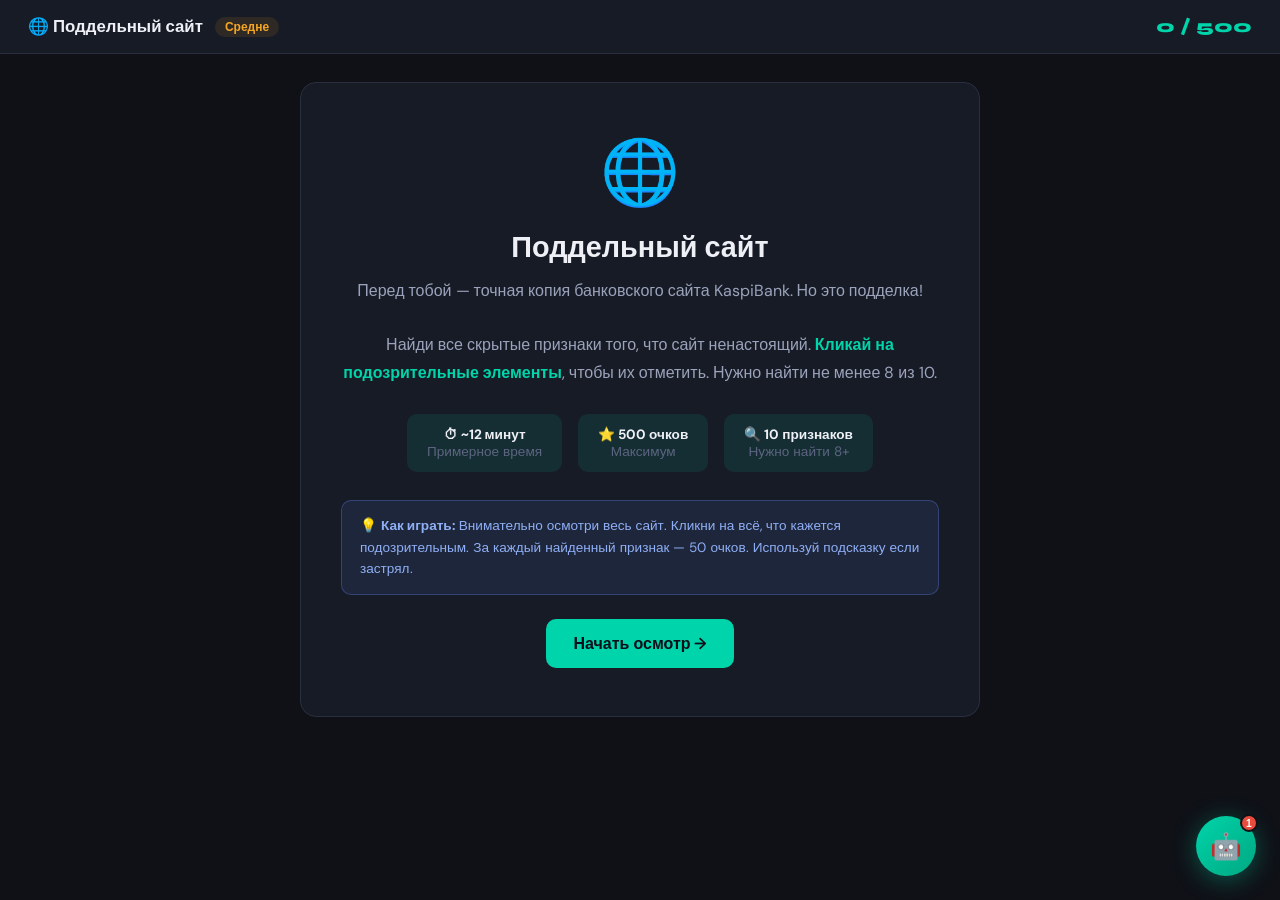
<file: scenario-fake.html>
<!DOCTYPE html>
<html lang="ru">
<head>
<meta charset="UTF-8"><meta name="viewport" content="width=device-width,initial-scale=1.0">
<title>Сценарий: Поддельный сайт — SecureMind</title>
<link href="https://fonts.googleapis.com/css2?family=Syne:wght@700;800&family=DM+Sans:wght@400;500;600;700&display=swap" rel="stylesheet">
<style>
:root {
  --bg:#0f1117;--surface:#171b26;--surface-2:#1e2333;--border:#2a2f40;
  --accent:#00D4AA;--accent-light:rgba(0,212,170,0.1);
  --text-1:#eef0f6;--text-2:#9ba3bb;--text-3:#5c6480;
  --risk-red:#ff4d4d;--risk-red-bg:rgba(255,77,77,0.1);
  --risk-green:#00c48c;--risk-green-bg:rgba(0,196,140,0.1);
  --risk-yellow:#f5a623;--risk-yellow-bg:rgba(245,166,35,0.1);
  --font-head:'Syne',sans-serif;--font-body:'DM Sans',sans-serif;
  --radius:10px;--radius-lg:16px;
}
*,*::before,*::after{box-sizing:border-box;margin:0;padding:0}
body{font-family:var(--font-body);background:var(--bg);color:var(--text-1);min-height:100vh}

/* App layout */
.app-layout{display:flex;min-height:100vh}
.main-content{flex:1;display:flex;flex-direction:column;overflow:hidden}
.app-topbar{display:flex;align-items:center;gap:12px;padding:16px 28px;border-bottom:1px solid var(--border);background:var(--surface);font-family:var(--font-head);font-size:1.05rem;font-weight:700}
.page-content{flex:1;padding:28px;overflow-y:auto}
.risk-badge{padding:3px 10px;border-radius:20px;font-size:.75rem;font-weight:700;font-family:var(--font-head)}
.risk-badge.yellow{background:var(--risk-yellow-bg);color:var(--risk-yellow)}
.risk-badge.red{background:var(--risk-red-bg);color:var(--risk-red)}
.risk-badge.green{background:var(--risk-green-bg);color:var(--risk-green)}
.btn{display:inline-flex;align-items:center;gap:8px;padding:10px 20px;border-radius:var(--radius);font-family:var(--font-body);font-size:.9rem;font-weight:600;cursor:pointer;border:none;transition:all .2s;text-decoration:none}
.btn-lg{padding:14px 28px;font-size:1rem}
.btn-primary{background:var(--accent);color:#0a0f1a}
.btn-primary:hover{background:#00f0c0}
.btn-outline{background:transparent;border:1.5px solid var(--border);color:var(--text-1)}
.btn-outline:hover{border-color:var(--accent);color:var(--accent)}
.card{background:var(--surface);border:1px solid var(--border);border-radius:var(--radius-lg);padding:28px}
.widget{background:var(--surface);border:1px solid var(--border);border-radius:var(--radius-lg);padding:18px}
.widget-title{font-family:var(--font-head);font-weight:800;font-size:.9rem;margin-bottom:12px;color:var(--text-1)}
.progress-bar-outer{height:6px;background:var(--border);border-radius:99px;margin-top:4px}
.progress-bar-inner{height:100%;background:var(--accent);border-radius:99px;transition:width .4s ease}

/* Toast */
#toast-container{position:fixed;bottom:24px;right:24px;display:flex;flex-direction:column;gap:8px;z-index:9999}
.toast{display:flex;align-items:center;gap:10px;padding:12px 18px;border-radius:var(--radius);font-size:.88rem;font-weight:500;animation:slideIn .3s ease;max-width:340px}
.toast.success{background:var(--risk-green-bg);border:1px solid var(--risk-green);color:var(--risk-green)}
.toast.error{background:var(--risk-red-bg);border:1px solid var(--risk-red);color:var(--risk-red)}
.toast.warning{background:var(--risk-yellow-bg);border:1px solid var(--risk-yellow);color:var(--risk-yellow)}
@keyframes slideIn{from{opacity:0;transform:translateX(20px)}to{opacity:1;transform:translateX(0)}}

/* Result */
.result-screen{max-width:600px;margin:0 auto;text-align:center;display:flex;flex-direction:column;gap:20px;align-items:center;padding:20px 0}
.result-icon{font-size:5rem}
.result-score{font-family:var(--font-head);font-size:4rem;font-weight:800;color:var(--accent)}
.result-label{color:var(--text-2);font-size:1rem;margin-top:-12px}
.result-level-card{background:var(--surface);border:1px solid var(--border);border-radius:var(--radius-lg);padding:20px 28px;display:flex;align-items:center;gap:16px;width:100%}
.result-breakdown{background:var(--surface);border:1px solid var(--border);border-radius:var(--radius-lg);padding:20px;width:100%;display:flex;flex-direction:column;gap:10px}
.result-row{display:flex;justify-content:space-between;font-size:.9rem;color:var(--text-2)}

/* ═══ BROWSER CHROME ═══ */
.browser-chrome{background:#1e2333;border:1px solid var(--border);border-radius:var(--radius-lg);overflow:hidden;display:flex;flex-direction:column}
.browser-toolbar{background:#16192a;padding:10px 14px;display:flex;align-items:center;gap:10px;border-bottom:1px solid var(--border)}
.browser-dots{display:flex;gap:6px}
.browser-dot{width:11px;height:11px;border-radius:50%}
.browser-dot.red{background:#ff5f56}
.browser-dot.yellow{background:#ffbd2e}
.browser-dot.green{background:#27c93f}
.browser-url{
  flex:1;background:#0f1117;border:1px solid var(--border);border-radius:6px;
  padding:6px 12px;font-size:.8rem;font-family:monospace;color:var(--text-2);
  display:flex;align-items:center;gap:6px;position:relative;cursor:pointer;
}
.browser-url .lock-icon{font-size:.9rem}
.url-text{flex:1}
.browser-frame{flex:1;overflow:hidden;position:relative}

/* ═══ FAKE BANK SITE ═══ */
.fake-site{
  background:#f0f4f8;color:#1a1a2e;font-family:'DM Sans',sans-serif;
  min-height:500px;position:relative;user-select:none;
}

/* Hotspot — кликабельный элемент с признаком */
.hotspot{
  position:relative;cursor:pointer;transition:all .2s;
  border-radius:3px;
}
.hotspot::after{
  content:'';position:absolute;inset:-2px;border-radius:5px;
  border:2px dashed transparent;transition:all .2s;pointer-events:none;
}
.hotspot:not(.found):not(.missed):hover::after{
  border-color:rgba(255,200,0,0.7);
  background:rgba(255,200,0,0.07);
}
.hotspot.found{outline:2px solid var(--risk-green);outline-offset:2px;position:relative}
.hotspot.found::before{
  content:'✓';position:absolute;top:-10px;right:-10px;width:20px;height:20px;
  background:var(--risk-green);color:#fff;border-radius:50%;font-size:.65rem;
  display:flex;align-items:center;justify-content:center;z-index:10;font-weight:700;
  line-height:20px;text-align:center;
}
.hotspot.missed{outline:2px solid var(--risk-red);outline-offset:2px}

/* Fake bank header */
.fb-header{
  background:linear-gradient(90deg,#003087 0%,#0055d4 100%);
  padding:0;
}
.fb-nav{
  display:flex;align-items:center;padding:12px 32px;gap:24px;
}
.fb-logo{display:flex;align-items:center;gap:8px;color:#fff;font-weight:800;font-size:1.1rem}
.fb-logo-icon{width:32px;height:32px;background:#fff;border-radius:6px;display:flex;align-items:center;justify-content:center;color:#003087;font-weight:900;font-size:.9rem}
.fb-nav-links{display:flex;gap:20px;margin-left:auto}
.fb-nav-links a{color:rgba(255,255,255,0.85);text-decoration:none;font-size:.85rem;cursor:default}
.fb-nav-btn{background:#00c4ff;color:#003087;padding:7px 18px;border-radius:6px;font-weight:700;font-size:.82rem;cursor:pointer;border:none}
.fb-hero{
  background:linear-gradient(135deg,#002575 0%,#0044bb 60%,#0088ff 100%);
  padding:36px 32px 32px;color:#fff;
}
.fb-hero h1{font-size:1.6rem;font-weight:800;margin-bottom:8px}
.fb-hero p{font-size:.9rem;opacity:.85;margin-bottom:24px}
.fb-login-card{
  background:#fff;border-radius:12px;padding:24px;max-width:320px;
  box-shadow:0 8px 32px rgba(0,0,0,.2);
}
.fb-login-card h3{color:#1a1a2e;font-size:1rem;font-weight:700;margin-bottom:16px;display:flex;align-items:center;gap:8px}
.fb-input{width:100%;border:1.5px solid #d0d9e8;border-radius:8px;padding:10px 14px;font-size:.88rem;margin-bottom:12px;font-family:inherit;color:#1a1a2e;outline:none}
.fb-input:focus{border-color:#0055d4}
.fb-login-btn{width:100%;background:#0055d4;color:#fff;border:none;border-radius:8px;padding:12px;font-size:.95rem;font-weight:700;cursor:pointer;font-family:inherit}
.fb-footer-bar{background:#1a1a2e;padding:10px 32px;display:flex;align-items:center;justify-content:space-between;font-size:.73rem;color:#888}
.fb-footer-links{display:flex;gap:16px}
.fb-footer-links a{color:#888;text-decoration:none}
.fb-body{padding:28px 32px;background:#f0f4f8}
.fb-cards{display:grid;grid-template-columns:repeat(3,1fr);gap:14px;margin-bottom:20px}
.fb-card{background:#fff;border-radius:10px;padding:16px;box-shadow:0 2px 8px rgba(0,0,0,.07)}
.fb-card-icon{font-size:1.5rem;margin-bottom:8px}
.fb-card-title{font-weight:700;font-size:.88rem;color:#1a1a2e;margin-bottom:4px}
.fb-card-desc{font-size:.78rem;color:#666}
.fb-trust{display:flex;align-items:center;gap:8px;font-size:.75rem;color:#666;margin-top:6px}
.fb-section-title{font-size:1rem;font-weight:700;color:#1a1a2e;margin-bottom:12px}
.fb-news{display:flex;flex-direction:column;gap:8px}
.fb-news-item{background:#fff;border-radius:8px;padding:12px 16px;display:flex;align-items:center;gap:12px;font-size:.82rem;color:#1a1a2e}
.fb-news-date{font-size:.72rem;color:#999;margin-top:2px}

/* Glitch elements for hotspots */
.typo-error{color:inherit} /* subtle, only detected on click */

/* Overlay for revealed answer */
.hotspot-popup{
  position:fixed;left:50%;bottom:80px;transform:translateX(-50%);
  background:#1e2333;border:1px solid var(--border);border-radius:var(--radius-lg);
  padding:16px 22px;max-width:400px;width:90%;z-index:1000;box-shadow:0 8px 32px rgba(0,0,0,.5);
  animation:popUp .25s ease;
}
@keyframes popUp{from{opacity:0;transform:translateX(-50%) translateY(12px)}to{opacity:1;transform:translateX(-50%) translateY(0)}}
.hotspot-popup-title{font-weight:700;font-size:.95rem;margin-bottom:6px;display:flex;align-items:center;gap:8px}
.hotspot-popup-desc{font-size:.85rem;color:var(--text-2);line-height:1.6}
.hotspot-popup-close{position:absolute;top:12px;right:14px;cursor:pointer;color:var(--text-3);font-size:1.1rem;line-height:1}

/* Hint glow */
.hint-glow .hotspot:not(.found){animation:hintPulse 1.5s ease-in-out 3}
@keyframes hintPulse{0%,100%{box-shadow:0 0 0 0 rgba(255,200,0,0)}50%{box-shadow:0 0 0 4px rgba(255,200,0,0.4)}}

/* Side panel */
.scenario-layout{display:grid;grid-template-columns:1fr 270px;gap:20px}
.scenario-sidebar-panel{display:flex;flex-direction:column;gap:14px}
.found-item{display:flex;align-items:flex-start;gap:8px;font-size:.82rem;padding:6px 0;border-bottom:1px solid var(--border);color:var(--text-2);line-height:1.4}
.found-item:last-child{border-bottom:none}
.found-dot{width:18px;height:18px;border-radius:50%;flex-shrink:0;display:flex;align-items:center;justify-content:center;font-size:.65rem;font-weight:700;margin-top:1px}
.found-dot.found{background:var(--risk-green);color:#fff}
.found-dot.empty{background:var(--border);color:var(--text-3)}
</style>
</head>
<body>
<div class="app-layout">

  <main class="main-content">
    <div class="app-topbar">
      <div>🌐 Поддельный сайт</div>
      <span class="risk-badge yellow">Средне</span>
      <div style="margin-left:auto;font-family:var(--font-head);font-size:1.1rem;font-weight:800;color:var(--accent)" id="liveScore">0 / 500</div>
    </div>

    <div class="page-content">

      <!-- INTRO -->
      <div id="introScreen" class="card" style="max-width:680px;margin:0 auto;text-align:center;padding:48px 40px">
        <div style="font-size:4rem;margin-bottom:16px">🌐</div>
        <h2 style="font-family:var(--font-head);font-size:1.8rem;margin-bottom:12px">Поддельный сайт</h2>
        <p style="color:var(--text-2);margin-bottom:28px;line-height:1.7">
          Перед тобой — точная копия банковского сайта KaspiBank. Но это подделка!<br><br>
          Найди все скрытые признаки того, что сайт ненастоящий. <strong style="color:var(--accent)">Кликай на подозрительные элементы</strong>, чтобы их отметить. Нужно найти не менее 8 из 10.
        </p>
        <div style="display:flex;gap:16px;justify-content:center;flex-wrap:wrap;margin-bottom:28px">
          <div style="background:var(--accent-light);border-radius:var(--radius);padding:12px 20px;font-size:.85rem"><strong>⏱ ~12 минут</strong><br><span style="color:var(--text-3)">Примерное время</span></div>
          <div style="background:var(--accent-light);border-radius:var(--radius);padding:12px 20px;font-size:.85rem"><strong>⭐ 500 очков</strong><br><span style="color:var(--text-3)">Максимум</span></div>
          <div style="background:var(--accent-light);border-radius:var(--radius);padding:12px 20px;font-size:.85rem"><strong>🔍 10 признаков</strong><br><span style="color:var(--text-3)">Нужно найти 8+</span></div>
        </div>
        <div style="background:rgba(99,135,255,0.1);border:1px solid rgba(99,135,255,0.3);border-radius:var(--radius);padding:14px 18px;text-align:left;margin-bottom:24px;font-size:.85rem;color:#8faff5;line-height:1.6">
          💡 <strong>Как играть:</strong> Внимательно осмотри весь сайт. Кликни на всё, что кажется подозрительным. За каждый найденный признак — 50 очков. Используй подсказку если застрял.
        </div>
        <button onclick="startScenario()" class="btn btn-primary btn-lg">Начать осмотр →</button>
      </div>

      <!-- SCENARIO -->
      <div id="scenarioScreen" style="display:none">
        <div class="scenario-layout">
          <div>
            <!-- Browser chrome -->
            <div class="browser-chrome" style="margin-bottom:16px">
              <div class="browser-toolbar">
                <div class="browser-dots">
                  <div class="browser-dot red"></div>
                  <div class="browser-dot yellow"></div>
                  <div class="browser-dot green"></div>
                </div>
                <!-- Hotspot 1: Suspicious URL -->
                <div class="browser-url hotspot" id="hs-url" onclick="foundIt('url')" title="Кликни на адресную строку">
                  <span class="lock-icon" id="urlLock">⚠️</span>
                  <span class="url-text" id="urlText">http://kaspi-bank-online.kz.secure-login.ru/personal</span>
                  <span style="font-size:.7rem;color:var(--risk-yellow)">Небезопасно</span>
                </div>
                <span style="font-size:1rem;cursor:pointer;color:var(--text-3)" title="Обновить">↻</span>
              </div>

              <!-- FAKE SITE CONTENT -->
              <div class="browser-frame">
                <div class="fake-site" id="fakeSite">

                  <!-- Header -->
                  <div class="fb-header">
                    <div class="fb-nav">
                      <!-- Hotspot 2: Logo typo -->
                      <div class="fb-logo hotspot" id="hs-logo" onclick="foundIt('logo')">
                        <div class="fb-logo-icon">KB</div>
                        <span>KaspiiBankk</span>
                      </div>
                      <div class="fb-nav-links">
                        <a>Частным</a>
                        <a>Бизнесу</a>
                        <!-- Hotspot 3: Suspicious nav link -->
                        <a class="hotspot" id="hs-navlink" onclick="foundIt('navlink')" style="cursor:pointer;background:rgba(255,50,50,0.2);padding:2px 6px;border-radius:4px">Получить бонус!</a>
                        <a>О банке</a>
                      </div>
                      <button class="fb-nav-btn" style="margin-left:16px">Войти</button>
                    </div>

                    <!-- Hero with login form -->
                    <div class="fb-hero">
                      <div style="display:grid;grid-template-columns:1fr auto;gap:24px;align-items:start">
                        <div>
                          <h1>Добро пожаловать в KaspiBank</h1>
                          <p>Управляйте своими финансами онлайн — быстро, удобно и безопасно</p>
                          <div style="display:flex;gap:10px;flex-wrap:wrap">
                            <div style="background:rgba(255,255,255,0.15);border-radius:8px;padding:8px 14px;font-size:.78rem">✅ 24/7 поддержка</div>
                            <div style="background:rgba(255,255,255,0.15);border-radius:8px;padding:8px 14px;font-size:.78rem">🔒 Защита данных</div>
                          </div>
                        </div>
                        <!-- Login card -->
                        <div class="fb-login-card">
                          <h3>🔐 Вход в личный кабинет</h3>
                          <input class="fb-input" type="text" placeholder="Номер телефона" readonly>
                          <input class="fb-input" type="password" placeholder="Пароль" readonly>
                          <!-- Hotspot 4: "Forgot password" with suspicious link -->
                          <div class="hotspot" id="hs-forgotpw" onclick="foundIt('forgotpw')" style="font-size:.75rem;color:#0055d4;margin-bottom:12px;cursor:pointer;text-decoration:underline">
                            Забыли пароль? Восстановить через SMS → secure-restore.ru
                          </div>
                          <button class="fb-login-btn">Войти</button>
                          <!-- Hotspot 5: Data collection checkbox -->
                          <div class="hotspot" id="hs-checkbox" onclick="foundIt('checkbox')" style="margin-top:12px;font-size:.7rem;color:#666;cursor:pointer;display:flex;align-items:flex-start;gap:6px">
                            <input type="checkbox" checked readonly style="margin-top:2px;flex-shrink:0">
                            <span>Я соглашаюсь передавать мои данные третьим лицам для улучшения сервиса</span>
                          </div>
                        </div>
                      </div>
                    </div>
                  </div>

                  <!-- Body -->
                  <div class="fb-body">
                    <div class="fb-cards">
                      <div class="fb-card">
                        <div class="fb-card-icon">💳</div>
                        <div class="fb-card-title">Карты и счета</div>
                        <div class="fb-card-desc">Управление картами онлайн</div>
                      </div>
                      <!-- Hotspot 6: Too-good offer -->
                      <div class="fb-card hotspot" id="hs-offer" onclick="foundIt('offer')" style="cursor:pointer;border:2px solid #ff6b6b">
                        <div class="fb-card-icon">🎁</div>
                        <div class="fb-card-title" style="color:#cc0000">АКЦИЯ! 50 000₸ бонус</div>
                        <div class="fb-card-desc" style="color:#cc0000">Введи данные карты и получи прямо сейчас!</div>
                      </div>
                      <div class="fb-card">
                        <div class="fb-card-icon">📱</div>
                        <div class="fb-card-title">Мобильный банк</div>
                        <div class="fb-card-desc">Скачай приложение</div>
                      </div>
                    </div>

                    <!-- Trust section — hotspot 7: fake certificate -->
                    <div style="display:flex;gap:12px;margin-bottom:20px;flex-wrap:wrap">
                      <div class="hotspot" id="hs-cert" onclick="foundIt('cert')" style="cursor:pointer;background:#fff;border-radius:8px;padding:10px 16px;display:flex;align-items:center;gap:8px;font-size:.78rem;color:#444;box-shadow:0 2px 8px rgba(0,0,0,.07)">
                        <span style="font-size:1.2rem">🏆</span>
                        <div>
                          <div style="font-weight:700">Сертификат безопасности</div>
                          <div style="color:#999;font-size:.7rem">SSL by FreeSSL.org — истёк 2023</div>
                        </div>
                      </div>
                      <div style="background:#fff;border-radius:8px;padding:10px 16px;display:flex;align-items:center;gap:8px;font-size:.78rem;color:#444;box-shadow:0 2px 8px rgba(0,0,0,.07)">
                        <span style="font-size:1.2rem">📞</span>
                        <div>
                          <div style="font-weight:700">Поддержка 24/7</div>
                          <!-- Hotspot 8: wrong phone -->
                          <div class="hotspot" id="hs-phone" onclick="foundIt('phone')" style="cursor:pointer;color:#0055d4;text-decoration:underline">
                            +7 (495) 000-00-00 (Москва)
                          </div>
                        </div>
                      </div>
                    </div>

                    <!-- News -->
                    <div class="fb-section-title">Новости банка</div>
                    <div class="fb-news">
                      <div class="fb-news-item">
                        <span style="font-size:1.5rem">📰</span>
                        <div>
                          <div>KaspiBank запускает новую программу лояльности для клиентов</div>
                          <div class="fb-news-date">15 февраля 2024</div>
                        </div>
                      </div>
                      <!-- Hotspot 9: Old date / inconsistency -->
                      <div class="fb-news-item hotspot" id="hs-date" onclick="foundIt('date')" style="cursor:pointer">
                        <span style="font-size:1.5rem">📅</span>
                        <div>
                          <div>Обновление условий обслуживания карт</div>
                          <div class="fb-news-date" style="color:var(--risk-red)">3 марта 2019 года — Последнее обновление сайта</div>
                        </div>
                      </div>
                    </div>
                  </div>

                  <!-- Footer -->
                  <div class="fb-footer-bar">
                    <!-- Hotspot 10: Wrong copyright / address -->
                    <div class="hotspot" id="hs-footer" onclick="foundIt('footer')" style="cursor:pointer">
                      © 2019 KaspiBank LLC. Все права защищены. Адрес: г. Москва, ул. Тверская, 15
                    </div>
                    <div class="fb-footer-links">
                      <a>Политика</a>
                      <a>Помощь</a>
                      <a>Контакты</a>
                    </div>
                  </div>

                </div>
              </div>
            </div><!-- /browser chrome -->

            <!-- Bottom controls -->
            <div style="display:flex;gap:10px;align-items:center;flex-wrap:wrap">
              <button onclick="useHint()" class="btn btn-outline" id="hintBtn">💡 Подсказка (-30 очков)</button>
              <button onclick="finishEarly()" class="btn btn-outline" style="margin-left:auto" id="finishBtn">Завершить осмотр →</button>
              <div style="font-size:.85rem;color:var(--text-2)" id="foundCounter">Найдено: 0 / 10</div>
            </div>
          </div>

          <!-- Sidebar panel -->
          <div class="scenario-sidebar-panel">
            <div class="widget">
              <div class="widget-title">Прогресс</div>
              <div style="text-align:center;margin-bottom:8px">
                <div style="font-family:var(--font-head);font-size:2rem;font-weight:800;color:var(--accent)" id="sideScore">0</div>
                <div style="font-size:.8rem;color:var(--text-3)">очков из 500</div>
              </div>
              <div style="font-size:.8rem;color:var(--text-2);margin-bottom:6px" id="progressLabel">Найдено: 0 из 10</div>
              <div class="progress-bar-outer"><div class="progress-bar-inner" id="progressBar" style="width:0%"></div></div>
              <div style="margin-top:12px;font-size:.78rem;color:var(--text-3)">Нужно найти минимум 8</div>
            </div>

            <div class="widget">
              <div class="widget-title">Что искать</div>
              <div style="font-size:.81rem;color:var(--text-2);line-height:1.9">
                🔴 Поддельный домен/URL<br>
                🔴 Опечатки в названии<br>
                🔴 Подозрительные ссылки<br>
                🟡 Слишком выгодные акции<br>
                🟡 Устаревшие/неверные данные<br>
                🟡 Передача данных 3-м лицам<br>
                🔴 Истёкший сертификат<br>
                🟡 Неверные контакты<br>
              </div>
            </div>

            <div class="widget" id="foundListWidget">
              <div class="widget-title">Найденные признаки</div>
              <div id="foundList">
                <div style="font-size:.8rem;color:var(--text-3)">Кликай на подозрительные элементы...</div>
              </div>
            </div>
          </div>
        </div>
      </div>

      <!-- RESULT -->
      <div id="resultScreen" style="display:none">
        <div class="result-screen">
          <div class="result-icon" id="resIcon"></div>
          <div class="result-score" id="resScore"></div>
          <div class="result-label">из 500 очков</div>
          <div class="result-level-card" id="resLevelCard"></div>
          <div class="result-breakdown" id="resBreakdown"></div>
          <div style="display:flex;gap:12px;justify-content:center;flex-wrap:wrap">
            <a href="scenarios.html" class="btn btn-outline btn-lg">← Все сценарии</a>
            <a href="dashboard.html" class="btn btn-primary btn-lg">На главную →</a>
          </div>
        </div>
      </div>
    </div>
  </main>
</div>

<!-- Popup overlay -->
<div id="hotspotPopup" style="display:none" class="hotspot-popup">
  <div id="popupTitle" class="hotspot-popup-title"></div>
  <div id="popupDesc" class="hotspot-popup-desc"></div>
  <span class="hotspot-popup-close" onclick="closePopup()">✕</span>
</div>

<div id="toast-container"></div>

<script>
const HOTSPOTS = {
  url: {
    title: '🔴 Поддельный домен (URL)',
    desc: 'Адрес сайта: http://kaspi-bank-online.kz.secure-login.ru — это не kaspi.kz! Настоящий домен идёт после последней точки перед /. Здесь это secure-login.ru — российский домен. Плюс нет HTTPS!',
    pts: 50
  },
  logo: {
    title: '🔴 Опечатка в логотипе',
    desc: '"KaspiiBankk" — двойные буквы в названии. Мошенники часто делают едва заметные опечатки в названии бренда, чтобы зарегистрировать похожий домен.',
    pts: 50
  },
  navlink: {
    title: '🟡 Подозрительная ссылка в меню',
    desc: '«Получить бонус!» в навигации банка — нетипично и подозрительно. Официальные банки не размещают кричащие призывы в основной навигации.',
    pts: 50
  },
  forgotpw: {
    title: '🔴 Восстановление на чужом домене',
    desc: 'Ссылка "Восстановить через SMS → secure-restore.ru" ведёт на другой сайт, не связанный с банком. Это явный признак кражи учётных данных.',
    pts: 50
  },
  checkbox: {
    title: '🔴 Передача данных третьим лицам',
    desc: 'Чекбокс уже стоит и соглашается на передачу данных третьим лицам. Настоящие банки никогда не передают данные клиентов посторонним организациям без явного согласия.',
    pts: 50
  },
  offer: {
    title: '🟡 Слишком выгодное предложение',
    desc: '"50 000₸ бонус — введи данные карты прямо сейчас!" — классическая приманка. Настоящие банки никогда не требуют данные карты для получения бонуса прямо на главной.',
    pts: 50
  },
  cert: {
    title: '🔴 Истёкший SSL-сертификат',
    desc: 'SSL-сертификат от FreeSSL.org истёк в 2023 году. Серьёзные банки используют сертификаты от доверенных центров (DigiCert, GlobalSign) и следят за их актуальностью.',
    pts: 50
  },
  phone: {
    title: '🟡 Неверный телефон поддержки',
    desc: 'Номер +7 (495) — московский. Казахстанский KaspiBank использует казахстанские номера (+7 727... или 8 800...). Российский номер у казахстанского банка — явная несостыковка.',
    pts: 50
  },
  date: {
    title: '🟡 Устаревшая дата обновления',
    desc: '"Последнее обновление сайта: 3 марта 2019 года" — сайт не обновлялся 5+ лет? Легитимные банковские сайты обновляются постоянно. Это признак быстро сделанной подделки.',
    pts: 50
  },
  footer: {
    title: '🔴 Неверный юридический адрес',
    desc: '© 2019 KaspiBank LLC, г. Москва, ул. Тверская — KaspiBank зарегистрирован в Алматы, Казахстан, а не в Москве. Московский адрес и год 2019 — явные признаки подделки.',
    pts: 50
  }
};

let score = 0;
let found = new Set();
let hintsUsed = 0;
let finished = false;

function startScenario() {
  document.getElementById('introScreen').style.display = 'none';
  document.getElementById('scenarioScreen').style.display = 'block';
}

function foundIt(id) {
  if (found.has(id)) {
    // Already found — show popup again
    showPopup(id);
    return;
  }
  const h = HOTSPOTS[id];
  found.add(id);
  score += h.pts;

  document.getElementById('liveScore').textContent = score + ' / 500';
  document.getElementById('sideScore').textContent = score;

  // Mark hotspot
  const el = document.getElementById('hs-' + id);
  if (el) el.classList.add('found');

  showPopup(id);
  showToast('🔍 Признак найден! +' + h.pts + ' очков', 'success');
  updateProgress();

  if (found.size === 10) {
    setTimeout(() => showResult(true), 800);
  }
}

function showPopup(id) {
  const h = HOTSPOTS[id];
  const pop = document.getElementById('hotspotPopup');
  document.getElementById('popupTitle').innerHTML = h.title;
  document.getElementById('popupDesc').textContent = h.desc;
  pop.style.display = 'block';
  setTimeout(() => closePopup(), 7000);
}

function closePopup() {
  document.getElementById('hotspotPopup').style.display = 'none';
}

function updateProgress() {
  const n = found.size;
  document.getElementById('progressLabel').textContent = `Найдено: ${n} из 10`;
  document.getElementById('foundCounter').textContent = `Найдено: ${n} / 10`;
  document.getElementById('progressBar').style.width = (n / 10 * 100) + '%';

  // Update found list
  const list = document.getElementById('foundList');
  if (n === 0) {
    list.innerHTML = '<div style="font-size:.8rem;color:var(--text-3)">Кликай на подозрительные элементы...</div>';
    return;
  }
  list.innerHTML = Array.from(found).map(id => {
    const h = HOTSPOTS[id];
    return `<div class="found-item">
      <div class="found-dot found">✓</div>
      <span>${h.title.replace(/^[🔴🟡🟢]\s/,'')}</span>
    </div>`;
  }).join('');
}

function useHint() {
  if (finished) return;
  score = Math.max(0, score - 30);
  hintsUsed++;
  document.getElementById('liveScore').textContent = score + ' / 500';
  document.getElementById('sideScore').textContent = score;
  showToast('💡 Подсказка: ищи ошибки в тексте, URL, контактах и предложениях (-30 очков)', 'warning');

  // Briefly highlight unfound hotspots
  document.getElementById('fakeSite').classList.add('hint-glow');
  setTimeout(() => document.getElementById('fakeSite').classList.remove('hint-glow'), 5000);

  if (hintsUsed >= 3) {
    document.getElementById('hintBtn').disabled = true;
    document.getElementById('hintBtn').style.opacity = '0.4';
  }
}

function finishEarly() {
  showResult(false);
}

function showResult(allFound) {
  finished = true;
  closePopup();

  // Highlight all missed hotspots
  Object.keys(HOTSPOTS).forEach(id => {
    if (!found.has(id)) {
      const el = document.getElementById('hs-' + id);
      if (el) el.classList.add('missed');
    }
  });

  setTimeout(() => {
    document.getElementById('scenarioScreen').style.display = 'none';
    document.getElementById('resultScreen').style.display = 'block';

    const n = found.size;
    const pct = Math.round(score / 500 * 100);
    document.getElementById('resIcon').textContent = n >= 9 ? '🏆' : n >= 7 ? '🔍' : '📚';
    document.getElementById('resScore').textContent = score;

    const levels = [
      { min: 9, icon: '🛡️', label: 'Детектив безопасности!', desc: 'Ты нашёл почти все признаки подделки. Отличная наблюдательность!' },
      { min: 7, icon: '🔍', label: 'Хороший результат', desc: 'Ты нашёл большинство признаков. Немного практики — и будешь экспертом!' },
      { min: 0, icon: '📖', label: 'Нужно больше практики', desc: 'Мошенники рассчитывают на невнимательность. Изучи пропущенные признаки!' }
    ];
    const lv = levels.find(l => n >= l.min);
    document.getElementById('resLevelCard').innerHTML = `
      <span style="font-size:2rem">${lv.icon}</span>
      <div><strong style="font-size:1.05rem">${lv.label}</strong><br><span style="color:var(--text-2);font-size:.88rem">${lv.desc}</span></div>
    `;
    document.getElementById('resBreakdown').innerHTML = `
      <div class="result-row"><span>Найдено признаков</span><strong style="color:var(--risk-green)">${n} из 10</strong></div>
      <div class="result-row"><span>Пропущено</span><strong style="color:var(--risk-red)">${10 - n}</strong></div>
      <div class="result-row"><span>Подсказок использовано</span><strong>${hintsUsed}</strong></div>
      <div class="result-row"><span>Итоговый счёт</span><strong>${score} / 500</strong></div>
    `;

    try {
      const user = JSON.parse(localStorage.getItem('sm_user') || '{}');
      if (!user.scenarios) user.scenarios = {};
      user.scenarios.fake_site = { done: true, score: pct };
      user.xp = (user.xp || 0) + Math.round(score / 10);
      localStorage.setItem('sm_user', JSON.stringify(user));
    } catch(e) {}
  }, allFound ? 400 : 0);
}

function showToast(msg, type = 'success') {
  const tc = document.getElementById('toast-container');
  const t = document.createElement('div');
  t.className = `toast ${type}`;
  t.innerHTML = msg;
  tc.appendChild(t);
  setTimeout(() => t.remove(), 4000);
}
</script>
<script src="chatbot.js"></script>
</body>
</html>
</file>
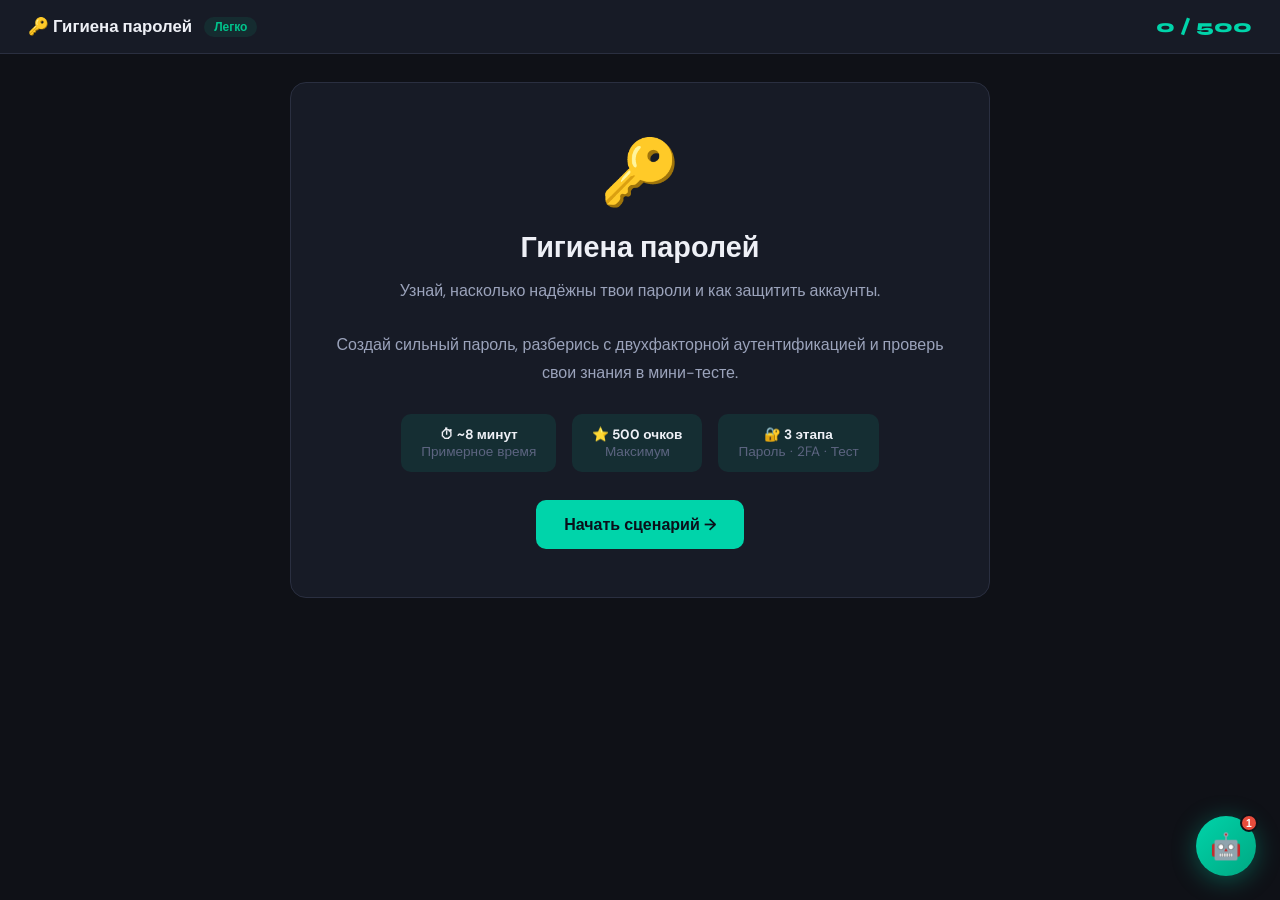
<file: scenario-password.html>
<!DOCTYPE html>
<html lang="ru">
<head>
<meta charset="UTF-8"><meta name="viewport" content="width=device-width,initial-scale=1.0">
<title>Сценарий: Гигиена паролей — SecureMind</title>
<link href="https://fonts.googleapis.com/css2?family=Syne:wght@700;800&family=DM+Sans:wght@400;500;600;700&display=swap" rel="stylesheet">
<style>
:root{
  --bg:#0f1117;--surface:#171b26;--surface-2:#1e2333;--border:#2a2f40;
  --accent:#00D4AA;--accent-light:rgba(0,212,170,0.1);
  --text-1:#eef0f6;--text-2:#9ba3bb;--text-3:#5c6480;
  --risk-red:#ff4d4d;--risk-red-bg:rgba(255,77,77,0.1);
  --risk-green:#00c48c;--risk-green-bg:rgba(0,196,140,0.1);
  --risk-yellow:#f5a623;--risk-yellow-bg:rgba(245,166,35,0.1);
  --font-head:'Syne',sans-serif;--font-body:'DM Sans',sans-serif;
  --radius:10px;--radius-lg:16px;
}
*,*::before,*::after{box-sizing:border-box;margin:0;padding:0}
body{font-family:var(--font-body);background:var(--bg);color:var(--text-1);min-height:100vh}
.app-layout{display:flex;min-height:100vh}

.main-content{flex:1;display:flex;flex-direction:column;overflow:hidden}
.app-topbar{display:flex;align-items:center;gap:12px;padding:16px 28px;border-bottom:1px solid var(--border);background:var(--surface);font-family:var(--font-head);font-size:1.05rem;font-weight:700}
.page-content{flex:1;padding:28px;overflow-y:auto}
.risk-badge{padding:3px 10px;border-radius:20px;font-size:.75rem;font-weight:700;font-family:var(--font-head)}
.risk-badge.green{background:var(--risk-green-bg);color:var(--risk-green)}
.risk-badge.red{background:var(--risk-red-bg);color:var(--risk-red)}
.risk-badge.yellow{background:var(--risk-yellow-bg);color:var(--risk-yellow)}
.btn{display:inline-flex;align-items:center;gap:8px;padding:10px 20px;border-radius:var(--radius);font-family:var(--font-body);font-size:.9rem;font-weight:600;cursor:pointer;border:none;transition:all .2s;text-decoration:none}
.btn-lg{padding:14px 28px;font-size:1rem}
.btn-primary{background:var(--accent);color:#0a0f1a}
.btn-primary:hover{background:#00f0c0}
.btn-outline{background:transparent;border:1.5px solid var(--border);color:var(--text-1)}
.btn-outline:hover{border-color:var(--accent);color:var(--accent)}
.card{background:var(--surface);border:1px solid var(--border);border-radius:var(--radius-lg);padding:28px}
.widget{background:var(--surface);border:1px solid var(--border);border-radius:var(--radius-lg);padding:18px;margin-bottom:14px}
.widget-title{font-family:var(--font-head);font-weight:800;font-size:.9rem;margin-bottom:12px;color:var(--text-1)}
.scenario-layout{display:grid;grid-template-columns:1fr 280px;gap:20px;min-height:calc(100vh - 130px)}
.scenario-sidebar-panel{display:flex;flex-direction:column;gap:14px}

/* Progress bar */
.prog-bar{height:8px;background:var(--border);border-radius:99px;overflow:hidden;margin-top:6px}
.prog-bar-inner{height:100%;border-radius:99px;transition:width .5s ease}

/* Steps nav */
.steps-nav{display:flex;gap:6px;margin-bottom:16px;flex-wrap:wrap}
.step-dot{width:32px;height:32px;border-radius:50%;display:flex;align-items:center;justify-content:center;font-size:.75rem;font-weight:700;border:2px solid var(--border);color:var(--text-3);cursor:pointer;transition:all .2s;font-family:var(--font-head)}
.step-dot.active{border-color:var(--accent);color:var(--accent);background:var(--accent-light)}
.step-dot.done{border-color:var(--risk-green);color:#fff;background:var(--risk-green)}
.step-dot.failed{border-color:var(--risk-red);color:#fff;background:var(--risk-red)}

/* Password input area */
.pw-input-wrap{position:relative;margin-bottom:8px}
.pw-input{width:100%;background:var(--surface-2);border:2px solid var(--border);border-radius:var(--radius);padding:14px 48px 14px 16px;font-size:1.1rem;font-family:monospace;color:var(--text-1);outline:none;transition:border-color .2s;letter-spacing:.05em}
.pw-input:focus{border-color:var(--accent)}
.pw-toggle{position:absolute;right:14px;top:50%;transform:translateY(-50%);background:none;border:none;color:var(--text-3);cursor:pointer;font-size:1.1rem;padding:4px}
.pw-strength-bar{height:6px;border-radius:99px;margin-bottom:6px;transition:all .4s ease}
.pw-strength-label{font-size:.8rem;font-weight:600}

/* Strength meter segments */
.strength-segs{display:flex;gap:4px;margin-bottom:6px}
.strength-seg{flex:1;height:5px;border-radius:99px;background:var(--border);transition:background .3s}

/* Crack time */
.crack-time-box{background:var(--surface-2);border:1px solid var(--border);border-radius:var(--radius);padding:14px 16px;display:flex;align-items:center;gap:12px;margin-bottom:16px}
.crack-icon{font-size:1.6rem}
.crack-label{font-size:.78rem;color:var(--text-3)}
.crack-value{font-family:var(--font-head);font-weight:800;font-size:1.1rem}

/* Checklist */
.pw-checks{display:flex;flex-direction:column;gap:6px;margin-bottom:16px}
.pw-check{display:flex;align-items:center;gap:8px;font-size:.83rem;color:var(--text-3);transition:color .2s}
.pw-check.ok{color:var(--risk-green)}
.pw-check.fail{color:var(--risk-red)}
.pw-check-icon{font-size:.9rem;width:18px;text-align:center}

/* Tip box */
.tip-box{background:rgba(99,135,255,0.08);border:1px solid rgba(99,135,255,0.25);border-radius:var(--radius);padding:12px 16px;font-size:.83rem;color:#8faff5;line-height:1.6;margin-bottom:16px}

/* 2FA steps */
.tfa-step{background:var(--surface-2);border:1px solid var(--border);border-radius:var(--radius-lg);padding:18px;margin-bottom:12px;display:flex;gap:16px;align-items:flex-start}
.tfa-num{width:32px;height:32px;border-radius:50%;background:var(--accent-light);color:var(--accent);display:flex;align-items:center;justify-content:center;font-family:var(--font-head);font-weight:800;font-size:.9rem;flex-shrink:0;margin-top:2px}
.tfa-content{}
.tfa-title{font-weight:700;font-size:.92rem;margin-bottom:4px}
.tfa-desc{font-size:.82rem;color:var(--text-2);line-height:1.5}

/* Quiz */
.quiz-question{font-size:1rem;font-weight:700;margin-bottom:16px;line-height:1.5}
.quiz-options{display:flex;flex-direction:column;gap:8px}
.quiz-opt{padding:12px 16px;background:var(--surface-2);border:1.5px solid var(--border);border-radius:var(--radius);cursor:pointer;font-size:.88rem;font-weight:500;transition:all .2s;text-align:left;font-family:var(--font-body);color:var(--text-1)}
.quiz-opt:hover{border-color:var(--accent);background:var(--accent-light);color:var(--accent)}
.quiz-opt.correct{border-color:var(--risk-green);background:var(--risk-green-bg);color:var(--risk-green);pointer-events:none}
.quiz-opt.wrong{border-color:var(--risk-red);background:var(--risk-red-bg);color:var(--risk-red);pointer-events:none}
.quiz-opt.neutral{opacity:.5;pointer-events:none}
.quiz-feedback{margin-top:12px;padding:12px 16px;border-radius:var(--radius);font-size:.85rem;line-height:1.6}
.quiz-feedback.good{background:var(--risk-green-bg);border:1px solid var(--risk-green);color:var(--risk-green)}
.quiz-feedback.bad{background:var(--risk-red-bg);border:1px solid var(--risk-red);color:var(--risk-red)}

/* Result */
.result-screen{max-width:600px;margin:0 auto;text-align:center;display:flex;flex-direction:column;gap:20px;align-items:center;padding:20px 0}
.result-icon{font-size:5rem}
.result-score{font-family:var(--font-head);font-size:4rem;font-weight:800;color:var(--accent)}
.result-label{color:var(--text-2);font-size:1rem;margin-top:-12px}
.result-level-card{background:var(--surface);border:1px solid var(--border);border-radius:var(--radius-lg);padding:20px 28px;display:flex;align-items:center;gap:16px;width:100%}
.result-breakdown{background:var(--surface);border:1px solid var(--border);border-radius:var(--radius-lg);padding:20px;width:100%;display:flex;flex-direction:column;gap:10px}
.result-row{display:flex;justify-content:space-between;font-size:.9rem;color:var(--text-2)}

/* Toast */
#toast-container{position:fixed;bottom:24px;right:24px;display:flex;flex-direction:column;gap:8px;z-index:9999}
.toast{display:flex;align-items:center;gap:10px;padding:12px 18px;border-radius:var(--radius);font-size:.88rem;font-weight:500;animation:slideIn .3s ease;max-width:340px}
.toast.success{background:var(--risk-green-bg);border:1px solid var(--risk-green);color:var(--risk-green)}
.toast.error{background:var(--risk-red-bg);border:1px solid var(--risk-red);color:var(--risk-red)}
.toast.warning{background:var(--risk-yellow-bg);border:1px solid var(--risk-yellow);color:var(--risk-yellow)}
@keyframes slideIn{from{opacity:0;transform:translateX(20px)}to{opacity:1;transform:translateX(0)}}
</style>
</head>
<body>
<div class="app-layout">

  <main class="main-content">
    <div class="app-topbar">
      <div>🔑 Гигиена паролей</div>
      <span class="risk-badge green">Легко</span>
      <div style="margin-left:auto;font-family:var(--font-head);font-size:1.1rem;font-weight:800;color:var(--accent)" id="liveScore">0 / 500</div>
    </div>

    <div class="page-content">

      <!-- ═══ INTRO ═══ -->
      <div id="introScreen" class="card" style="max-width:700px;margin:0 auto;text-align:center;padding:48px 40px">
        <div style="font-size:4rem;margin-bottom:16px">🔑</div>
        <h2 style="font-family:var(--font-head);font-size:1.8rem;margin-bottom:12px">Гигиена паролей</h2>
        <p style="color:var(--text-2);margin-bottom:28px;line-height:1.7">
          Узнай, насколько надёжны твои пароли и как защитить аккаунты.<br><br>
          Создай сильный пароль, разберись с двухфакторной аутентификацией и проверь свои знания в мини-тесте.
        </p>
        <div style="display:flex;gap:16px;justify-content:center;flex-wrap:wrap">
          <div style="background:var(--accent-light);border-radius:var(--radius);padding:12px 20px;font-size:.85rem"><strong>⏱ ~8 минут</strong><br><span style="color:var(--text-3)">Примерное время</span></div>
          <div style="background:var(--accent-light);border-radius:var(--radius);padding:12px 20px;font-size:.85rem"><strong>⭐ 500 очков</strong><br><span style="color:var(--text-3)">Максимум</span></div>
          <div style="background:var(--accent-light);border-radius:var(--radius);padding:12px 20px;font-size:.85rem"><strong>🔐 3 этапа</strong><br><span style="color:var(--text-3)">Пароль · 2FA · Тест</span></div>
        </div>
        <button onclick="startScenario()" class="btn btn-primary btn-lg" style="margin-top:28px">Начать сценарий →</button>
      </div>

      <!-- ═══ SCENARIO ═══ -->
      <div id="scenarioScreen" style="display:none">
        <div class="steps-nav" id="stepsNav"></div>
        <div class="scenario-layout">
          <div id="stepContent"></div>

          <div class="scenario-sidebar-panel">
            <div class="widget">
              <div class="widget-title">Прогресс</div>
              <div style="text-align:center;margin-bottom:8px">
                <div style="font-family:var(--font-head);font-size:2rem;font-weight:800;color:var(--accent)" id="sideScore">0</div>
                <div style="font-size:.8rem;color:var(--text-3)">очков из 500</div>
              </div>
              <div style="font-size:.8rem;color:var(--text-2);margin-bottom:6px" id="progressLabel">Этап 1 из 3</div>
              <div class="prog-bar"><div class="prog-bar-inner" id="progressBar" style="width:0%;background:var(--accent)"></div></div>
            </div>

            <div class="widget">
              <div class="widget-title">💡 Правила паролей</div>
              <div style="font-size:.82rem;color:var(--text-2);line-height:1.9">
                🔴 Не используй имена/даты<br>
                🔴 Не повторяй пароли<br>
                🟡 Минимум 12 символов<br>
                🟡 Буквы + цифры + символы<br>
                🟢 Используй менеджер паролей<br>
                🟢 Включай 2FA везде<br>
                🟢 Проверяй утечки регулярно
              </div>
            </div>

            <div class="widget" id="sideHint" style="display:none">
              <div class="widget-title">📋 Итог этапа</div>
              <div id="sideHintContent" style="font-size:.83rem;color:var(--text-2);line-height:1.7"></div>
            </div>
          </div>
        </div>
      </div>

      <!-- ═══ RESULT ═══ -->
      <div id="resultScreen" style="display:none">
        <div class="result-screen">
          <div class="result-icon" id="resIcon"></div>
          <div class="result-score" id="resScore"></div>
          <div class="result-label">из 500 очков</div>
          <div class="result-level-card" id="resLevelCard"></div>
          <div class="result-breakdown" id="resBreakdown"></div>
          <div style="display:flex;gap:12px;justify-content:center;flex-wrap:wrap">
            <a href="scenarios.html" class="btn btn-outline btn-lg">← Все сценарии</a>
            <a href="dashboard.html" class="btn btn-primary btn-lg">На главную →</a>
          </div>
        </div>
      </div>

    </div>
  </main>
</div>

<div id="toast-container"></div>

<script>
// ─── STATE ────────────────────────────────────────────────────────────────────
let score = 0;
let currentStep = 0;
let stepScores = [0, 0, 0]; // per-step scores
let stepDone = [false, false, false];
let pwVisible = false;

const STEPS = [
  { id: 'password', title: '🔑 Создай пароль', maxScore: 200 },
  { id: 'twofa',    title: '🔐 Двухфакторка',  maxScore: 100 },
  { id: 'quiz',     title: '🧠 Мини-тест',      maxScore: 200 },
];

// ─── QUIZ DATA ────────────────────────────────────────────────────────────────
const quizQuestions = [
  {
    q: 'Какой из паролей самый надёжный?',
    opts: ['qwerty123', 'Алибек1998', 'xK#9mP!vLq@2', '12345678'],
    correct: 2,
    explain: '✅ «xK#9mP!vLq@2» — 12 символов с буквами, цифрами и спецсимволами. Такой пароль взломать перебором практически невозможно.'
  },
  {
    q: 'Ты создал надёжный пароль для почты. Что делать с ним для других сайтов?',
    opts: ['Использовать тот же — он же надёжный!', 'Добавить цифру в конце', 'Создать уникальный пароль для каждого сайта', 'Записать на бумажку'],
    correct: 2,
    explain: '✅ Каждый сайт должен иметь уникальный пароль. Если один сайт взломают и пароли утекут — остальные аккаунты останутся в безопасности.'
  },
  {
    q: 'Тебе приходит SMS с кодом 2FA, который ты не запрашивал. Что это значит?',
    opts: ['Сбой системы — игнорируй', 'Кто-то знает твой пароль и пытается войти', 'Двухфакторка глючит — отключи её', 'Банк проверяет безопасность'],
    correct: 1,
    explain: '✅ Незапрошенный код 2FA — тревожный сигнал: кто-то знает твой пароль и пытается войти. Немедленно смени пароль!'
  },
  {
    q: 'Что такое менеджер паролей?',
    opts: ['Приложение, которое помнит все пароли за тебя', 'Человек в IT-отделе', 'Блокнот с паролями', 'Функция автозаполнения в браузере'],
    correct: 0,
    explain: '✅ Менеджер паролей (1Password, Bitwarden, KeePass) надёжно хранит все пароли в зашифрованном виде. Тебе нужно помнить только один мастер-пароль.'
  },
];

let quizAnswers = new Array(quizQuestions.length).fill(null);
let quizCurrent = 0;

// ─── INIT ─────────────────────────────────────────────────────────────────────
function startScenario() {
  document.getElementById('introScreen').style.display = 'none';
  document.getElementById('scenarioScreen').style.display = 'block';
  renderStepsNav();
  loadStep(0);
}

function renderStepsNav() {
  const nav = document.getElementById('stepsNav');
  nav.innerHTML = STEPS.map((s, i) => {
    let cls = 'step-dot';
    if (i === currentStep) cls += ' active';
    else if (stepDone[i] && stepScores[i] > 0) cls += ' done';
    else if (stepDone[i]) cls += ' failed';
    return `<div class="${cls}" onclick="goStep(${i})" title="${s.title}">${i + 1}</div>`;
  }).join('') + `<span style="font-size:.85rem;color:var(--text-2);align-self:center;margin-left:8px">${STEPS[currentStep].title}</span>`;
}

function goStep(i) {
  currentStep = i;
  renderStepsNav();
  loadStep(i);
  updateProgress();
}

function loadStep(i) {
  const el = document.getElementById('stepContent');
  if (i === 0) el.innerHTML = renderPasswordStep();
  else if (i === 1) el.innerHTML = renderTFAStep();
  else if (i === 2) el.innerHTML = renderQuizStep();
  if (i === 0) attachPasswordListeners();
}

function updateProgress() {
  const done = stepDone.filter(Boolean).length;
  document.getElementById('progressLabel').textContent = `Этап ${currentStep + 1} из 3`;
  document.getElementById('progressBar').style.width = (done / 3 * 100) + '%';
  document.getElementById('sideScore').textContent = score;
  document.getElementById('liveScore').textContent = score + ' / 500';
}

// ─── STEP 1: PASSWORD ─────────────────────────────────────────────────────────
function renderPasswordStep() {
  return `
  <div class="card" style="padding:28px">
    <h3 style="font-family:var(--font-head);font-size:1.2rem;margin-bottom:8px">🔑 Этап 1: Создай надёжный пароль</h3>
    <p style="color:var(--text-2);font-size:.88rem;margin-bottom:20px;line-height:1.6">
      Придумай пароль для нового аккаунта. Анализатор покажет в реальном времени, насколько он надёжен, и оценит время взлома.
    </p>

    <div class="tip-box">💡 Совет: используй комбинацию прописных и строчных букв, цифр и символов (!@#$%). Чем длиннее — тем лучше.</div>

    <label style="font-size:.82rem;font-weight:600;color:var(--text-2);display:block;margin-bottom:6px">Введи пароль:</label>
    <div class="pw-input-wrap">
      <input class="pw-input" type="password" id="pwInput" placeholder="Введи любой пароль..." oninput="analyzePw(this.value)" autocomplete="off">
      <button class="pw-toggle" onclick="togglePw()" id="pwToggleBtn">👁</button>
    </div>

    <div class="strength-segs" id="strengthSegs">
      <div class="strength-seg" id="seg0"></div>
      <div class="strength-seg" id="seg1"></div>
      <div class="strength-seg" id="seg2"></div>
      <div class="strength-seg" id="seg3"></div>
      <div class="strength-seg" id="seg4"></div>
    </div>
    <div class="pw-strength-label" id="strengthLabel" style="color:var(--text-3);margin-bottom:16px">Начни вводить пароль...</div>

    <div class="crack-time-box">
      <div class="crack-icon">⏱️</div>
      <div>
        <div class="crack-label">Время взлома перебором</div>
        <div class="crack-value" id="crackTime">—</div>
      </div>
    </div>

    <div class="pw-checks" id="pwChecks">
      <div class="pw-check" id="chk-len"><span class="pw-check-icon">○</span> Минимум 12 символов</div>
      <div class="pw-check" id="chk-upper"><span class="pw-check-icon">○</span> Прописные буквы (A-Z)</div>
      <div class="pw-check" id="chk-lower"><span class="pw-check-icon">○</span> Строчные буквы (a-z)</div>
      <div class="pw-check" id="chk-digit"><span class="pw-check-icon">○</span> Цифры (0-9)</div>
      <div class="pw-check" id="chk-special"><span class="pw-check-icon">○</span> Спецсимволы (!@#$%...)</div>
      <div class="pw-check" id="chk-nocommon"><span class="pw-check-icon">○</span> Не является простым словом</div>
    </div>

    <button id="pwSubmitBtn" class="btn btn-primary" style="width:100%;justify-content:center;opacity:.4;pointer-events:none" onclick="submitPassword()">
      Подтвердить пароль →
    </button>
    <div id="pwResult" style="display:none;margin-top:16px"></div>
  </div>`;
}

function attachPasswordListeners() {
  // Already done via oninput in HTML
}

function togglePw() {
  pwVisible = !pwVisible;
  const inp = document.getElementById('pwInput');
  if (inp) {
    inp.type = pwVisible ? 'text' : 'password';
    document.getElementById('pwToggleBtn').textContent = pwVisible ? '🙈' : '👁';
  }
}

const COMMON = ['password','пароль','qwerty','123456','admin','login','abc','test','user','pass','привет','алибек','мадияр','аружан','нурсултан','kaspi','1234','letmein','welcome','dragon','master','monkey','shadow','sunshine','princess','football','superman'];

function analyzePw(pw) {
  const checks = {
    len:      pw.length >= 12,
    upper:    /[A-Z]/.test(pw),
    lower:    /[a-z]/.test(pw),
    digit:    /[0-9]/.test(pw),
    special:  /[^A-Za-z0-9]/.test(pw),
    nocommon: pw.length > 0 && !COMMON.some(w => pw.toLowerCase().includes(w))
  };

  const ids = { len:'chk-len', upper:'chk-upper', lower:'chk-lower', digit:'chk-digit', special:'chk-special', nocommon:'chk-nocommon' };
  const labels = { len:'Минимум 12 символов', upper:'Прописные буквы (A-Z)', lower:'Строчные буквы (a-z)', digit:'Цифры (0-9)', special:'Спецсимволы (!@#$%...)', nocommon:'Не является простым словом' };

  Object.keys(checks).forEach(k => {
    const el = document.getElementById(ids[k]);
    if (!el) return;
    if (pw.length === 0) {
      el.className = 'pw-check';
      el.innerHTML = `<span class="pw-check-icon">○</span> ${labels[k]}`;
    } else if (checks[k]) {
      el.className = 'pw-check ok';
      el.innerHTML = `<span class="pw-check-icon">✅</span> ${labels[k]}`;
    } else {
      el.className = 'pw-check fail';
      el.innerHTML = `<span class="pw-check-icon">❌</span> ${labels[k]}`;
    }
  });

  const passedCount = Object.values(checks).filter(Boolean).length;
  const strength = pw.length === 0 ? 0 : Math.min(5, Math.floor(passedCount * 5 / 6) + (pw.length >= 16 ? 1 : 0));
  const clampedStrength = Math.min(5, strength);

  const colors = ['#ff4d4d','#ff7a00','#f5a623','#00c48c','#00D4AA','#00D4AA'];
  const labels2 = ['','Очень слабый','Слабый','Средний','Сильный','Отличный!'];
  const textColors = ['var(--text-3)','var(--risk-red)','var(--risk-red)','var(--risk-yellow)','var(--risk-green)','var(--accent)'];

  for (let i = 0; i < 5; i++) {
    const seg = document.getElementById('seg' + i);
    if (seg) seg.style.background = i < clampedStrength ? colors[clampedStrength] : 'var(--border)';
  }

  const slbl = document.getElementById('strengthLabel');
  if (slbl) {
    slbl.textContent = pw.length === 0 ? 'Начни вводить пароль...' : labels2[clampedStrength];
    slbl.style.color = textColors[clampedStrength];
  }

  // Crack time
  const ct = document.getElementById('crackTime');
  if (ct && pw.length > 0) {
    ct.textContent = estimateCrackTime(pw, clampedStrength);
    ct.style.color = clampedStrength >= 4 ? 'var(--risk-green)' : clampedStrength >= 3 ? 'var(--risk-yellow)' : 'var(--risk-red)';
  } else if (ct) { ct.textContent = '—'; ct.style.color = 'var(--text-3)'; }

  // Enable submit if strength >= 3
  const btn = document.getElementById('pwSubmitBtn');
  if (btn) {
    if (clampedStrength >= 3 && !stepDone[0]) {
      btn.style.opacity = '1';
      btn.style.pointerEvents = 'auto';
    } else if (!stepDone[0]) {
      btn.style.opacity = '.4';
      btn.style.pointerEvents = 'none';
    }
  }

  return { checks, passedCount, strength: clampedStrength };
}

function estimateCrackTime(pw, strength) {
  const times = [
    'Мгновенно',
    'Менее минуты',
    'Несколько часов',
    'Несколько лет',
    'Сотни лет',
    'Миллиарды лет',
  ];
  // Adjust by length too
  let idx = strength;
  if (pw.length >= 16 && strength >= 4) idx = 5;
  if (pw.length <= 6) idx = Math.min(idx, 1);
  return times[idx];
}

function submitPassword() {
  if (stepDone[0]) return;
  const pw = document.getElementById('pwInput').value;
  const { passedCount, strength } = analyzePw(pw);

  stepDone[0] = true;
  const pts = [0, 20, 60, 120, 160, 200][Math.min(5, strength)];
  stepScores[0] = pts;
  score += pts;
  updateProgress();

  document.getElementById('pwSubmitBtn').style.display = 'none';
  document.getElementById('pwInput').disabled = true;
  document.getElementById('pwResult').style.display = 'block';
  document.getElementById('pwResult').innerHTML = `
    <div style="padding:16px;border-radius:var(--radius);background:${pts>=120?'var(--risk-green-bg)':'var(--risk-yellow-bg)'};border:1px solid ${pts>=120?'var(--risk-green)':'var(--risk-yellow)'}">
      <strong>${pts>=160?'🏆 Отличный пароль!':pts>=120?'✅ Хороший пароль':pts>=60?'⚠️ Средний пароль':'❌ Слабый пароль'}</strong>
      — +${pts} очков<br>
      <span style="font-size:.85rem;color:var(--text-2);margin-top:6px;display:block">
        ${pts>=160?'Твой пароль очень надёжен. Именно такие пароли используют профессионалы.':
          pts>=120?'Хороший пароль. Добавь спецсимволы или увеличь длину для максимальной защиты.':
          pts>=60?'Пароль средней надёжности. В реальности его лучше усилить.':
          'Слабый пароль легко взломать. В следующий раз сделай длиннее и разнообразнее.'}
      </span>
    </div>
    <button class="btn btn-primary" style="width:100%;justify-content:center;margin-top:14px" onclick="goStep(1)">Следующий этап: 2FA →</button>`;

  showToast(`🔑 Пароль принят! +${pts} очков`, pts >= 120 ? 'success' : 'warning');
  renderStepsNav();
  updateSideHint(0, `Создан пароль с силой ${['нулевой','очень слабой','слабой','средней','сильной','отличной'][Math.min(5,strength)]}. Получено ${pts} из 200 очков.`);
}

// ─── STEP 2: 2FA ──────────────────────────────────────────────────────────────
let tfaCodeCorrect = false;

function renderTFAStep() {
  const code = String(Math.floor(100000 + Math.random() * 900000));
  setTimeout(() => {
    document.getElementById('tfaExpectedCode').value = code;
  }, 50);

  return `
  <div class="card" style="padding:28px">
    <h3 style="font-family:var(--font-head);font-size:1.2rem;margin-bottom:8px">🔐 Этап 2: Двухфакторная аутентификация</h3>
    <p style="color:var(--text-2);font-size:.88rem;margin-bottom:20px;line-height:1.6">
      Двухфакторная аутентификация (2FA) — дополнительный слой защиты. Даже зная пароль, злоумышленник не войдёт без второго фактора.
    </p>

    <div class="tip-box">📱 2FA — это когда кроме пароля нужно ввести одноразовый код. Он может прийти по SMS, email или из приложения-аутентификатора.</div>

    <div class="tfa-step">
      <div class="tfa-num">1</div>
      <div class="tfa-content">
        <div class="tfa-title">Выбери метод 2FA</div>
        <div class="tfa-desc">Какой способ двухфакторки самый надёжный?</div>
        <div style="display:flex;flex-direction:column;gap:8px;margin-top:10px" id="tfaMethodChoice">
          <button class="quiz-opt" onclick="pickTfaMethod(0,'sms',this)">📱 SMS-код</button>
          <button class="quiz-opt" onclick="pickTfaMethod(1,'app',this)">🔒 Приложение-аутентификатор (Google Auth, Authy)</button>
          <button class="quiz-opt" onclick="pickTfaMethod(2,'email',this)">📧 Код на email</button>
          <button class="quiz-opt" onclick="pickTfaMethod(3,'none',this)">Не использовать 2FA вообще</button>
        </div>
        <div id="tfaMethodFeedback" style="display:none;margin-top:10px"></div>
      </div>
    </div>

    <div class="tfa-step" id="tfaCodeStep" style="opacity:.4">
      <div class="tfa-num">2</div>
      <div class="tfa-content">
        <div class="tfa-title">Симуляция: Введи код из аутентификатора</div>
        <div class="tfa-desc" style="margin-bottom:12px">Представь, что твоё приложение показывает этот код:</div>
        <div style="font-family:monospace;font-size:2.2rem;font-weight:800;letter-spacing:.3em;color:var(--accent);background:var(--surface-2);border-radius:var(--radius);padding:14px 20px;display:inline-block;margin-bottom:14px" id="tfaDisplayCode">——</div>
        <input type="hidden" id="tfaExpectedCode">
        <div style="display:flex;gap:10px;align-items:center">
          <input class="pw-input" type="text" id="tfaUserInput" maxlength="6" placeholder="Введи 6-значный код" style="font-size:1.1rem;letter-spacing:.2em;max-width:220px" oninput="checkTfaCode()">
          <button class="btn btn-primary" id="tfaConfirmBtn" onclick="confirmTfa()" style="opacity:.4;pointer-events:none">Подтвердить</button>
        </div>
        <div id="tfaCodeFeedback" style="display:none;margin-top:10px"></div>
      </div>
    </div>

    <div id="tfaFinalResult" style="display:none;margin-top:16px"></div>
  </div>`;
}

function pickTfaMethod(idx, type, btn) {
  if (document.getElementById('tfaMethodFeedback').style.display === 'block') return;
  const btns = document.querySelectorAll('#tfaMethodChoice .quiz-opt');
  btns.forEach((b, i) => {
    if (i === 1) b.className = 'quiz-opt correct'; // app is correct
    else if (i === idx && idx !== 1) b.className = 'quiz-opt wrong';
    else b.className = 'quiz-opt neutral';
  });

  const fb = document.getElementById('tfaMethodFeedback');
  fb.style.display = 'block';
  if (type === 'app') {
    fb.className = 'quiz-feedback good';
    fb.innerHTML = '✅ Верно! Приложение-аутентификатор — самый надёжный вариант. SMS можно перехватить через SS7-атаки, а email — взломать.';
  } else if (type === 'none') {
    fb.className = 'quiz-feedback bad';
    fb.innerHTML = '❌ Без 2FA аккаунт защищён только паролем. Если пароль утечёт — аккаунт сразу взломают.';
  } else {
    fb.className = 'quiz-feedback bad';
    fb.innerHTML = type === 'sms'
      ? '⚠️ SMS — популярный, но не самый надёжный способ: коды можно перехватить. Приложение-аутентификатор лучше.'
      : '⚠️ Email-коды уязвимы если твой ящик взломан. Используй приложение-аутентификатор.';
  }

  // Unlock step 2
  const codeStep = document.getElementById('tfaCodeStep');
  if (codeStep) {
    codeStep.style.opacity = '1';
    // Generate code and show it
    const expected = document.getElementById('tfaExpectedCode') ? document.getElementById('tfaExpectedCode').value : '';
    const disp = document.getElementById('tfaDisplayCode');
    if (disp && expected) disp.textContent = expected;
  }
}

function checkTfaCode() {
  const inp = document.getElementById('tfaUserInput');
  const btn = document.getElementById('tfaConfirmBtn');
  if (!inp || !btn) return;
  if (inp.value.length === 6) {
    btn.style.opacity = '1';
    btn.style.pointerEvents = 'auto';
  } else {
    btn.style.opacity = '.4';
    btn.style.pointerEvents = 'none';
  }
}

function confirmTfa() {
  if (stepDone[1]) return;
  const entered = document.getElementById('tfaUserInput').value.trim();
  const expected = document.getElementById('tfaExpectedCode').value;
  const correct = entered === expected;

  const fb = document.getElementById('tfaCodeFeedback');
  fb.style.display = 'block';
  fb.className = correct ? 'quiz-feedback good' : 'quiz-feedback bad';
  fb.innerHTML = correct
    ? '✅ Верно! Ты успешно прошёл двухфакторную аутентификацию. Так и работает 2FA в реальных приложениях.'
    : '❌ Код не совпадает. Посмотри внимательно — введи именно те цифры, что показаны выше.';

  if (!correct) return; // Let user retry

  stepDone[1] = true;
  const pts = 100;
  stepScores[1] = pts;
  score += pts;
  updateProgress();
  showToast('🔐 2FA настроена! +100 очков', 'success');
  renderStepsNav();
  updateSideHint(1, 'Ты освоил двухфакторную аутентификацию. Включай 2FA на всех важных аккаунтах.');

  document.getElementById('tfaUserInput').disabled = true;
  document.getElementById('tfaConfirmBtn').style.display = 'none';

  setTimeout(() => {
    document.getElementById('tfaFinalResult').style.display = 'block';
    document.getElementById('tfaFinalResult').innerHTML = `
      <button class="btn btn-primary" style="width:100%;justify-content:center" onclick="goStep(2)">Следующий этап: Тест →</button>`;
  }, 800);
}

// ─── STEP 3: QUIZ ─────────────────────────────────────────────────────────────
function renderQuizStep() {
  return `
  <div class="card" style="padding:28px">
    <h3 style="font-family:var(--font-head);font-size:1.2rem;margin-bottom:8px">🧠 Этап 3: Мини-тест</h3>
    <p style="color:var(--text-2);font-size:.88rem;margin-bottom:20px;line-height:1.6">
      Проверь знания о паролях и безопасности аккаунтов. 4 вопроса, по 50 очков каждый.
    </p>
    <div id="quizArea">${renderQuizQuestion(0)}</div>
  </div>`;
}

function renderQuizQuestion(idx) {
  const q = quizQuestions[idx];
  return `
    <div style="margin-bottom:12px;font-size:.78rem;color:var(--text-3);font-weight:600">Вопрос ${idx+1} из ${quizQuestions.length}</div>
    <div class="quiz-question">${q.q}</div>
    <div class="quiz-options" id="quizOpts">
      ${q.opts.map((o, i) => `<button class="quiz-opt" onclick="answerQuiz(${idx},${i},this)">${o}</button>`).join('')}
    </div>
    <div id="quizFb" class="quiz-feedback" style="display:none"></div>
    <div id="quizNext" style="display:none;margin-top:14px">
      ${idx < quizQuestions.length - 1
        ? `<button class="btn btn-primary" onclick="nextQuizQ(${idx+1})">Следующий вопрос →</button>`
        : `<button class="btn btn-primary" onclick="finishQuiz()">Завершить сценарий →</button>`}
    </div>`;
}

function answerQuiz(qIdx, aIdx, btn) {
  const q = quizQuestions[qIdx];
  const correct = aIdx === q.correct;
  quizAnswers[qIdx] = aIdx;

  document.querySelectorAll('#quizOpts .quiz-opt').forEach((b, i) => {
    if (i === q.correct) b.className = 'quiz-opt correct';
    else if (i === aIdx && !correct) b.className = 'quiz-opt wrong';
    else b.className = 'quiz-opt neutral';
  });

  const fb = document.getElementById('quizFb');
  fb.style.display = 'block';
  fb.className = correct ? 'quiz-feedback good' : 'quiz-feedback bad';
  fb.innerHTML = q.explain;
  document.getElementById('quizNext').style.display = 'block';

  if (correct) showToast('✅ Верно! +50 очков', 'success');
  else showToast('❌ Неверно. Изучи объяснение', 'error');
}

function nextQuizQ(nextIdx) {
  document.getElementById('quizArea').innerHTML = renderQuizQuestion(nextIdx);
}

function finishQuiz() {
  const correct = quizAnswers.filter((a, i) => a === quizQuestions[i].correct).length;
  const pts = correct * 50;
  stepScores[2] = pts;
  stepDone[2] = true;
  score += pts;
  updateProgress();
  showToast(`🧠 Тест завершён! +${pts} очков`, pts >= 150 ? 'success' : 'warning');
  renderStepsNav();
  updateSideHint(2, `Правильных ответов: ${correct} из ${quizQuestions.length}. Получено ${pts} из 200 очков.`);
  setTimeout(showResult, 600);
}

// ─── RESULT ───────────────────────────────────────────────────────────────────
function showResult() {
  document.getElementById('scenarioScreen').style.display = 'none';
  document.getElementById('resultScreen').style.display = 'block';

  const pct = Math.round(score / 500 * 100);
  document.getElementById('resIcon').textContent = pct >= 80 ? '🏆' : pct >= 50 ? '👍' : '📚';
  document.getElementById('resScore').textContent = score;

  const levels = [
    { min: 80, icon: '🛡️', label: 'Эксперт по паролям!', desc: 'Ты отлично понимаешь основы безопасности аккаунтов.' },
    { min: 50, icon: '🔑', label: 'Хороший результат', desc: 'Знания есть, но есть над чем поработать.' },
    { min: 0, icon: '📖', label: 'Нужно больше практики', desc: 'Повтори материал и попробуй снова!' },
  ];
  const lv = levels.find(l => pct >= l.min);
  document.getElementById('resLevelCard').innerHTML = `
    <span style="font-size:2rem">${lv.icon}</span>
    <div><strong style="font-size:1.05rem">${lv.label}</strong><br><span style="color:var(--text-2);font-size:.88rem">${lv.desc}</span></div>`;

  const quizCorrect = quizAnswers.filter((a, i) => a === quizQuestions[i].correct).length;
  document.getElementById('resBreakdown').innerHTML = `
    <div class="result-row"><span>Надёжность пароля</span><strong style="color:var(--risk-green)">${stepScores[0]} / 200</strong></div>
    <div class="result-row"><span>Двухфакторка</span><strong style="color:var(--risk-green)">${stepScores[1]} / 100</strong></div>
    <div class="result-row"><span>Тест (${quizCorrect}/${quizQuestions.length} верных)</span><strong style="color:var(--risk-green)">${stepScores[2]} / 200</strong></div>
    <div class="result-row" style="border-top:1px solid var(--border);padding-top:10px;margin-top:4px"><span>Итого</span><strong style="font-size:1.1rem">${score} / 500</strong></div>`;

  try {
    const user = JSON.parse(localStorage.getItem('sm_user') || '{}');
    if (!user.scenarios) user.scenarios = {};
    user.scenarios.passwords = { done: true, score: pct };
    user.xp = (user.xp || 0) + Math.round(score / 10);
    localStorage.setItem('sm_user', JSON.stringify(user));
  } catch(e) {}
}

// ─── HELPERS ──────────────────────────────────────────────────────────────────
function updateSideHint(stepIdx, text) {
  document.getElementById('sideHint').style.display = 'block';
  document.getElementById('sideHintContent').innerHTML += (stepIdx > 0 ? '<br>' : '') + `<strong>Этап ${stepIdx+1}:</strong> ${text}`;
}

function showToast(msg, type = 'success') {
  const tc = document.getElementById('toast-container');
  const t = document.createElement('div');
  t.className = `toast ${type}`;
  t.innerHTML = msg;
  tc.appendChild(t);
  setTimeout(() => t.remove(), 3500);
}
</script>
<script src="chatbot.js"></script>
</body>
</html>
</file>
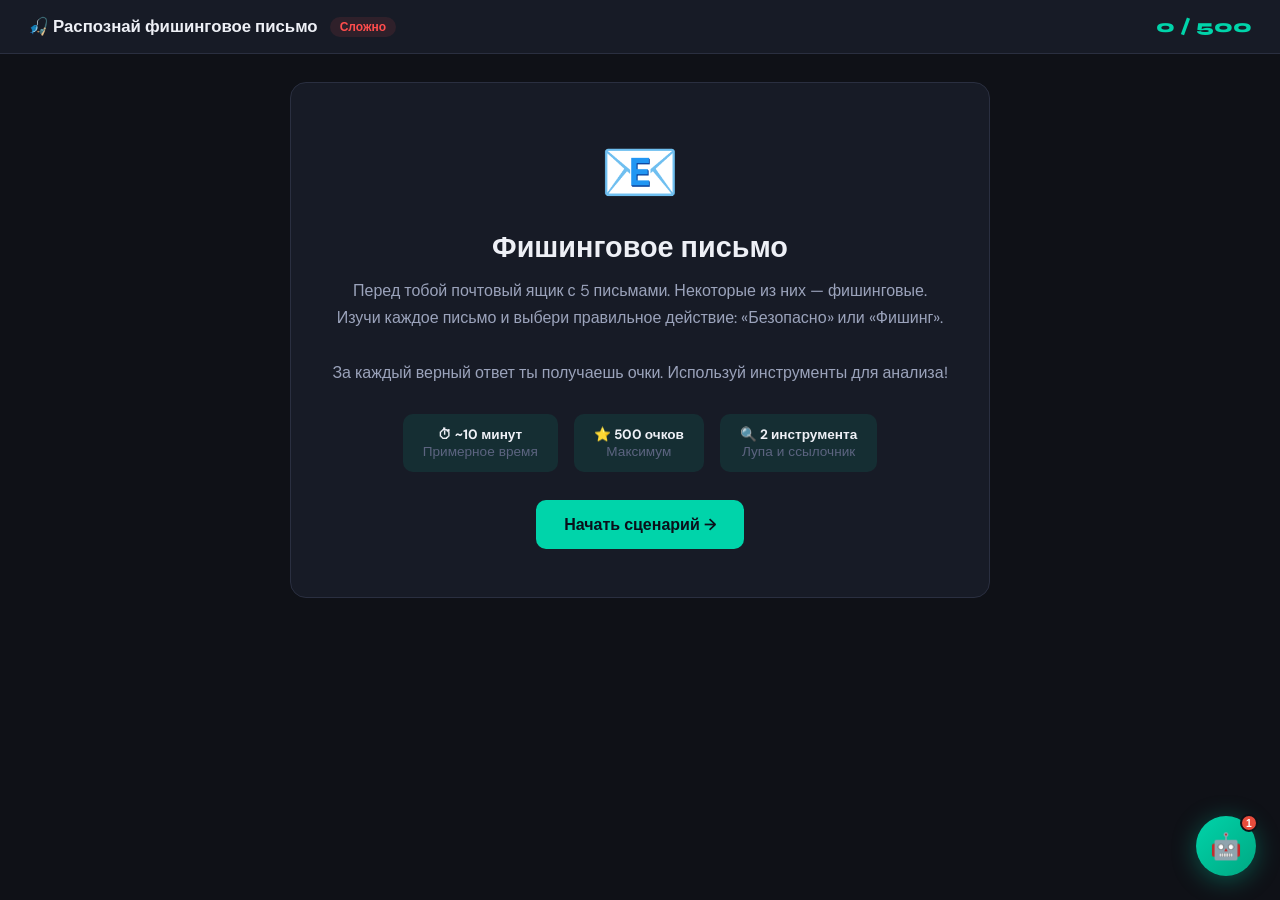
<file: scenario-phishing.html>
<!DOCTYPE html>
<html lang="ru">
<head>
<meta charset="UTF-8"><meta name="viewport" content="width=device-width,initial-scale=1.0">
<title>Сценарий: Фишинг — SecureMind</title>
<link href="https://fonts.googleapis.com/css2?family=Syne:wght@700;800&family=DM+Sans:wght@400;500;600;700&display=swap" rel="stylesheet">
<style>
:root{
  --bg:#0f1117;--surface:#171b26;--surface-2:#1e2333;--border:#2a2f40;
  --accent:#00D4AA;--accent-light:rgba(0,212,170,0.1);
  --text-1:#eef0f6;--text-2:#9ba3bb;--text-3:#5c6480;
  --risk-red:#ff4d4d;--risk-red-bg:rgba(255,77,77,0.1);
  --risk-green:#00c48c;--risk-green-bg:rgba(0,196,140,0.1);
  --risk-yellow:#f5a623;--risk-yellow-bg:rgba(245,166,35,0.1);
  --font-head:'Syne',sans-serif;--font-body:'DM Sans',sans-serif;
  --radius:10px;--radius-lg:16px;
}
*,*::before,*::after{box-sizing:border-box;margin:0;padding:0}
html,body{height:100%;font-family:var(--font-body);background:var(--bg);color:var(--text-1)}
body{display:flex;flex-direction:column}

.app-topbar{display:flex;align-items:center;gap:12px;padding:16px 28px;border-bottom:1px solid var(--border);background:var(--surface);font-family:var(--font-head);font-size:1.05rem;font-weight:700;flex-shrink:0}
.page-content{flex:1;padding:28px;overflow-y:auto;min-height:0}

.risk-badge{padding:3px 10px;border-radius:20px;font-size:.75rem;font-weight:700;font-family:var(--font-head)}
.risk-badge.red{background:var(--risk-red-bg);color:var(--risk-red)}

.btn{display:inline-flex;align-items:center;gap:8px;padding:10px 20px;border-radius:var(--radius);font-family:var(--font-body);font-size:.9rem;font-weight:600;cursor:pointer;border:none;transition:all .2s;text-decoration:none}
.btn-lg{padding:14px 28px;font-size:1rem}
.btn-primary{background:var(--accent);color:#0a0f1a}.btn-primary:hover{background:#00f0c0}
.btn-outline{background:transparent;border:1.5px solid var(--border);color:var(--text-1)}.btn-outline:hover{border-color:var(--accent);color:var(--accent)}
.btn-success{background:var(--risk-green-bg);border:1.5px solid var(--risk-green);color:var(--risk-green)}.btn-success:hover{background:var(--risk-green);color:#0a0f1a}
.btn-danger{background:var(--risk-red-bg);border:1.5px solid var(--risk-red);color:var(--risk-red)}.btn-danger:hover{background:var(--risk-red);color:#fff}

.card{background:var(--surface);border:1px solid var(--border);border-radius:var(--radius-lg);padding:28px}
.widget{background:var(--surface);border:1px solid var(--border);border-radius:var(--radius-lg);padding:18px}
.widget-title{font-family:var(--font-head);font-weight:800;font-size:.9rem;margin-bottom:12px;color:var(--text-1)}

/* Scenario layout: email client + sidebar */
.scenario-layout{display:grid;grid-template-columns:1fr 260px;gap:20px;height:calc(100vh - 118px)}
.scenario-main{display:flex;flex-direction:column;min-height:0}
.scenario-sidebar-panel{display:flex;flex-direction:column;gap:14px;overflow-y:auto}

/* Email client */
.email-client{background:var(--surface);border:1px solid var(--border);border-radius:var(--radius-lg);display:flex;flex-direction:column;flex:1;min-height:0;overflow:hidden}
.email-client-toolbar{padding:12px 16px;border-bottom:1px solid var(--border);display:flex;align-items:center;flex-shrink:0}
.email-inbox{overflow-y:auto;flex-shrink:0}
.inbox-email{display:flex;align-items:center;gap:10px;padding:12px 14px;cursor:pointer;border-bottom:1px solid var(--border);transition:background .15s}
.inbox-email:hover{background:var(--surface-2)}
.inbox-email.selected{background:var(--accent-light);border-left:3px solid var(--accent)}
.email-avatar{width:36px;height:36px;border-radius:50%;background:var(--surface-2);display:flex;align-items:center;justify-content:center;font-weight:800;font-size:.9rem;color:var(--accent);flex-shrink:0}
.inbox-email-info{flex:1;min-width:0}
.inbox-email-from{font-size:.78rem;font-weight:600;white-space:nowrap;overflow:hidden;text-overflow:ellipsis}
.inbox-email-subj{font-size:.8rem;color:var(--text-2);white-space:nowrap;overflow:hidden;text-overflow:ellipsis;margin-top:2px}
.inbox-email-prev{font-size:.72rem;color:var(--text-3);margin-top:2px}

.email-view{flex:1;display:flex;flex-direction:column;overflow:hidden}
.email-view-header{padding:16px 20px;border-bottom:1px solid var(--border);flex-shrink:0}
.email-view-header h3{font-size:1rem;font-weight:700;margin-bottom:10px}
.email-meta{font-size:.82rem;color:var(--text-2);line-height:1.8}
.email-body{flex:1;padding:20px;overflow-y:auto;font-size:.9rem;line-height:1.7}
.email-link{color:var(--risk-red);text-decoration:underline;cursor:pointer;word-break:break-all}
.email-actions-bar{display:flex;gap:10px;padding:14px 20px;border-top:1px solid var(--border);flex-shrink:0;flex-wrap:wrap}
.tool-btn{padding:9px 16px;background:var(--surface-2);border:1.5px solid var(--border);border-radius:var(--radius);color:var(--text-2);font-family:var(--font-body);font-size:.85rem;font-weight:600;cursor:pointer;transition:all .2s}
.tool-btn:hover{border-color:var(--accent);color:var(--accent)}

/* Result */
.result-screen{max-width:600px;margin:0 auto;text-align:center;display:flex;flex-direction:column;gap:20px;align-items:center;padding:20px 0}
.result-icon{font-size:5rem}
.result-score{font-family:var(--font-head);font-size:4rem;font-weight:800;color:var(--accent)}
.result-label{color:var(--text-2);font-size:1rem;margin-top:-12px}
.result-level-card{background:var(--surface);border:1px solid var(--border);border-radius:var(--radius-lg);padding:20px 28px;display:flex;align-items:center;gap:16px;width:100%}
.result-breakdown{background:var(--surface);border:1px solid var(--border);border-radius:var(--radius-lg);padding:20px;width:100%;display:flex;flex-direction:column;gap:10px}
.result-row{display:flex;justify-content:space-between;font-size:.9rem;color:var(--text-2)}

/* Toast */
#toast-container{position:fixed;bottom:24px;right:24px;display:flex;flex-direction:column;gap:8px;z-index:9999}
.toast{display:flex;align-items:center;gap:10px;padding:12px 18px;border-radius:var(--radius);font-size:.88rem;font-weight:500;animation:slideIn .3s ease;max-width:320px}
.toast.success{background:var(--risk-green-bg);border:1px solid var(--risk-green);color:var(--risk-green)}
.toast.error{background:var(--risk-red-bg);border:1px solid var(--risk-red);color:var(--risk-red)}
.toast.warning{background:var(--risk-yellow-bg);border:1px solid var(--risk-yellow);color:var(--risk-yellow)}
@keyframes slideIn{from{opacity:0;transform:translateX(20px)}to{opacity:1;transform:translateX(0)}}
</style>
</head>
<body>

<div class="app-topbar">
  <div>🎣 Распознай фишинговое письмо</div>
  <span class="risk-badge red">Сложно</span>
  <div style="margin-left:auto;font-family:var(--font-head);font-size:1.1rem;font-weight:800;color:var(--accent)" id="liveScore">0 / 500</div>
</div>

<div class="page-content">

  <!-- Intro -->
  <div id="introScreen" class="card" style="max-width:700px;margin:0 auto;text-align:center;padding:48px 40px">
    <div style="font-size:4rem;margin-bottom:16px">📧</div>
    <h2 style="font-family:var(--font-head);font-size:1.8rem;margin-bottom:12px">Фишинговое письмо</h2>
    <p style="color:var(--text-2);margin-bottom:28px;line-height:1.7">Перед тобой почтовый ящик с 5 письмами. Некоторые из них — фишинговые. Изучи каждое письмо и выбери правильное действие: «Безопасно» или «Фишинг».<br><br>За каждый верный ответ ты получаешь очки. Используй инструменты для анализа!</p>
    <div style="display:flex;gap:16px;justify-content:center;flex-wrap:wrap">
      <div style="background:var(--accent-light);border-radius:var(--radius);padding:12px 20px;font-size:.85rem"><strong>⏱ ~10 минут</strong><br><span style="color:var(--text-3)">Примерное время</span></div>
      <div style="background:var(--accent-light);border-radius:var(--radius);padding:12px 20px;font-size:.85rem"><strong>⭐ 500 очков</strong><br><span style="color:var(--text-3)">Максимум</span></div>
      <div style="background:var(--accent-light);border-radius:var(--radius);padding:12px 20px;font-size:.85rem"><strong>🔍 2 инструмента</strong><br><span style="color:var(--text-3)">Лупа и ссылочник</span></div>
    </div>
    <button onclick="startScenario()" class="btn btn-primary btn-lg" style="margin-top:28px">Начать сценарий →</button>
  </div>

  <!-- Scenario -->
  <div id="scenarioScreen" style="display:none">
    <div class="scenario-layout">
      <div class="scenario-main">
        <div class="email-client">
          <div class="email-client-toolbar">
            <span style="font-size:.85rem;font-weight:600;color:var(--text-3)">📥 Входящие</span>
            <span style="margin-left:auto;font-size:.8rem;color:var(--text-3)" id="emailCount"></span>
          </div>
          <div style="display:flex;flex:1;overflow:hidden">
            <div class="email-inbox" id="emailInbox" style="width:300px;border-right:1px solid var(--border)"></div>
            <div class="email-view" id="emailView" style="display:none">
              <div class="email-view-header">
                <h3 id="viewSubject"></h3>
                <div class="email-meta">
                  <strong>От:</strong> <span id="viewFrom"></span><br>
                  <strong>Кому:</strong> <span id="viewTo"></span><br>
                  <strong>Дата:</strong> <span id="viewDate"></span>
                </div>
              </div>
              <div class="email-body" id="viewBody"></div>
              <div class="email-actions-bar" id="emailActBar">
                <button class="btn btn-success" onclick="judgeEmail(false)">✅ Безопасно</button>
                <button class="btn btn-danger" onclick="judgeEmail(true)">🚨 Это фишинг!</button>
                <button class="tool-btn" onclick="useTool('link')">🔍 Проверить ссылку</button>
              </div>
              <div id="judgeFeedback" style="display:none;padding:16px;border-radius:var(--radius);margin:16px"></div>
            </div>
            <div id="emailPlaceholder" style="flex:1;display:flex;align-items:center;justify-content:center;color:var(--text-3)">← Выбери письмо для просмотра</div>
          </div>
        </div>
      </div>

      <div class="scenario-sidebar-panel">
        <div class="widget">
          <div class="widget-title">Прогресс</div>
          <div style="text-align:center;margin-bottom:12px">
            <div style="font-family:var(--font-head);font-size:2rem;font-weight:800;color:var(--accent)" id="sideScore">0</div>
            <div style="font-size:.8rem;color:var(--text-3)">очков</div>
          </div>
          <div id="emailProgress"></div>
        </div>
        <div class="widget">
          <div class="widget-title">Признаки фишинга</div>
          <div style="font-size:.82rem;color:var(--text-2);line-height:1.9">
            🔴 Подозрительный домен<br>
            🔴 Срочность / угрозы<br>
            🔴 Запрос личных данных<br>
            🟡 Опечатки в тексте<br>
            🟡 Подозрительные ссылки<br>
            🟢 Официальный домен<br>
            🟢 Нет просьбы о данных
          </div>
        </div>
        <div class="widget" id="toolResult" style="display:none">
          <div class="widget-title">🔍 Анализ ссылки</div>
          <div id="toolContent" style="font-size:.85rem;line-height:1.7"></div>
        </div>
      </div>
    </div>
  </div>

  <!-- Result -->
  <div id="resultScreen" style="display:none">
    <div class="result-screen">
      <div class="result-icon" id="resIcon"></div>
      <div class="result-score" id="resScore"></div>
      <div class="result-label">из 500 очков</div>
      <div class="result-level-card" id="resLevelCard"></div>
      <div class="result-breakdown" id="resBreakdown"></div>
      <div style="display:flex;gap:12px;justify-content:center;flex-wrap:wrap">
        <a href="scenarios.html" class="btn btn-outline btn-lg">← Все сценарии</a>
        <a href="dashboard.html" class="btn btn-primary btn-lg">На главную →</a>
      </div>
    </div>
  </div>

</div>
<div id="toast-container"></div>

<script>
const emails=[
  {id:0,from:'security-alert@bank-kaspi-verify.tk',to:'you@gmail.com',date:'Сегодня, 09:14',subject:'⚠️ СРОЧНО: Ваш счёт заблокирован!',body:'Уважаемый клиент!<br><br>Ваш банковский счёт <strong>заблокирован</strong> из-за подозрительной активности.<br><br>Для восстановления доступа необходимо <strong>срочно</strong> подтвердить данные:<br><br><a class="email-link" onclick="useTool(\'link\')">http://kaspi-bank-restore.tk/verify?id=AX992</a><br><br>⚠️ Если не сделаете это в течение 24 часов, счёт будет <strong>удалён безвозвратно</strong>.<br><br>С уважением,<br>Служба безопасности Каспи',isPhishing:true,hints:['Домен .tk (не kaspi.kz)','Угроза удаления счёта','Подозрительная ссылка','Срочность как давление'],linkAnalysis:'🔴 ОПАСНО! Домен kaspi-bank-restore.tk не является официальным. Настоящий Kaspi Bank использует только kaspi.kz'},
  {id:1,from:'orders@kaspi.kz',to:'you@gmail.com',date:'Вчера, 15:32',subject:'Ваш заказ #KZ-8821 отправлен',body:'Добрый день!<br><br>Ваш заказ <strong>#KZ-8821</strong> был отправлен 18.11.2024.<br><br>Трек-номер: <a class="email-link">KZ1234567890</a><br>Ожидаемая доставка: 20-22 ноября<br><br>Следить за доставкой можно в приложении Kaspi.<br><br>С уважением,<br>Kaspi.kz',isPhishing:false,hints:['Официальный домен kaspi.kz','Нет просьбы о данных','Конкретный номер заказа'],linkAnalysis:'✅ Безопасно. Официальный домен kaspi.kz. Ссылка ведёт на kaspi.kz/tracking'},
  {id:2,from:'prize-winners@apple-gift-2024.ru',to:'you@gmail.com',date:'Вчера, 11:07',subject:'🎁 Вы выиграли iPhone 16 Pro! Заберите приз',body:'Поздравляем! 🎉<br><br>Вы были выбраны случайным образом среди <strong>1,000,000 пользователей</strong> и выиграли <strong>iPhone 16 Pro!</strong><br><br>Для получения приза введите данные карты для оплаты доставки (всего 500 тг):<br><br><a class="email-link" onclick="useTool(\'link2\')">apple-gift-2024.ru/claim?winner=YOU</a><br><br>⏰ Предложение действительно 2 часа!',isPhishing:true,hints:['Домен .ru, не apple.com','Слишком хорошее предложение','Просит данные карты','Искусственная срочность'],linkAnalysis:'🔴 ОПАСНО! apple-gift-2024.ru — поддельный сайт. Apple никогда не проводит розыгрыши по email и не просит данные карты для "доставки приза".'},
  {id:3,from:'noreply@google.com',to:'you@gmail.com',date:'2 дня назад',subject:'Уведомление о безопасности аккаунта Google',body:'Добрый день!<br><br>Мы зафиксировали новый вход в ваш аккаунт Google:<br><br><strong>Устройство:</strong> iPhone 14<br><strong>Местоположение:</strong> Алматы, Казахстан<br><strong>Время:</strong> 16 ноября, 22:41<br><br>Это были вы? Если нет — защитите аккаунт через настройки безопасности Google.<br><br>Google не запрашивает пароли по email.',isPhishing:false,hints:['Официальный домен google.com','Google прямо говорит что не просит пароли','Конкретные данные входа'],linkAnalysis:'✅ Безопасно. noreply@google.com — официальный адрес Google для уведомлений.'},
  {id:4,from:'support@sberbank-online.net',to:'you@gmail.com',date:'3 дня назад',subject:'Подтвердите личность для продолжения работы',body:'Уважаемый пользователь!<br><br>В рамках обновления системы безопасности требуется подтверждение личности.<br><br>Введите следующие данные на защищённой странице:<br>• Полное ФИО<br>• Номер карты<br>• CVV-код<br>• PIN-код<br><br><a class="email-link" onclick="useTool(\'link3\')">Подтвердить данные →</a><br><br>Работаем для вашей безопасности.',isPhishing:true,hints:['Домен .net вместо .ru','Запрашивает CVV и PIN — банки НИКОГДА этого не делают','Размытые формулировки'],linkAnalysis:'🔴 КРАЙНЕ ОПАСНО! Ни один банк никогда не запрашивает CVV-код и PIN по email. Это 100% мошенничество.'}
];

let score=0,judged={},currentEmail=null;

function startScenario(){
  document.getElementById('introScreen').style.display='none';
  document.getElementById('scenarioScreen').style.display='block';
  renderInbox();
}

function renderInbox(){
  const inbox=document.getElementById('emailInbox');
  inbox.innerHTML='';
  emails.forEach(e=>{
    const div=document.createElement('div');
    div.className='inbox-email'+(currentEmail===e.id?' selected':'');
    div.innerHTML=`<div class="email-avatar">${e.from[0].toUpperCase()}</div>
      <div class="inbox-email-info">
        <div class="inbox-email-from">${e.from}</div>
        <div class="inbox-email-subj">${e.subject}</div>
        <div class="inbox-email-prev">${e.date}</div>
      </div>
      ${judged[e.id]!==undefined?'<span style="font-size:1.2rem">'+(judged[e.id]===e.isPhishing?'✅':'❌')+'</span>':''}`;
    div.onclick=()=>openEmail(e.id);
    inbox.appendChild(div);
  });
  document.getElementById('emailCount').textContent=`${Object.keys(judged).length}/${emails.length} проверено`;
  updateSideProgress();
}

function openEmail(id){
  currentEmail=id;
  const e=emails[id];
  document.getElementById('emailPlaceholder').style.display='none';
  const view=document.getElementById('emailView');
  view.style.display='flex';
  document.getElementById('viewSubject').textContent=e.subject;
  document.getElementById('viewFrom').textContent=e.from;
  document.getElementById('viewTo').textContent=e.to;
  document.getElementById('viewDate').textContent=e.date;
  document.getElementById('viewBody').innerHTML=e.body;
  document.getElementById('toolResult').style.display='none';
  const actBar=document.getElementById('emailActBar');
  const fb=document.getElementById('judgeFeedback');
  if(judged[id]!==undefined){actBar.style.display='none';fb.style.display='block';showJudgeFeedback(id)}
  else{actBar.style.display='flex';fb.style.display='none'}
  renderInbox();
}

function judgeEmail(isPhishing){
  if(currentEmail===null)return;
  const e=emails[currentEmail];
  const correct=isPhishing===e.isPhishing;
  judged[currentEmail]=isPhishing;
  if(correct){score+=100;showToast('✅ Верно! +100 очков','success')}
  else{score=Math.max(0,score-20);showToast('❌ Неверно. -20 очков','error')}
  document.getElementById('sideScore').textContent=score;
  document.getElementById('liveScore').textContent=score+' / 500';
  document.getElementById('emailActBar').style.display='none';
  document.getElementById('judgeFeedback').style.display='block';
  showJudgeFeedback(currentEmail);
  renderInbox();
  if(Object.keys(judged).length===emails.length)setTimeout(showResult,1000);
}

function showJudgeFeedback(id){
  const e=emails[id];
  const correct=judged[id]===e.isPhishing;
  const fb=document.getElementById('judgeFeedback');
  fb.style.background=correct?'var(--risk-green-bg)':'var(--risk-red-bg)';
  fb.style.border=`1px solid ${correct?'var(--risk-green)':'var(--risk-red)'}`;
  fb.style.borderRadius='var(--radius)';
  fb.innerHTML=`<div style="font-weight:700;margin-bottom:8px">${correct?'✅ Верно!':'❌ Неверно'} ${e.isPhishing?'Это был фишинг!':'Это было безопасное письмо.'}</div>
    <div style="font-size:.88rem;line-height:1.7;color:var(--text-2)"><strong>Признаки:</strong><br>${e.hints.map(h=>'• '+h).join('<br>')}</div>`;
}

function useTool(type){
  const e=emails[currentEmail];if(!e)return;
  document.getElementById('toolResult').style.display='block';
  document.getElementById('toolContent').innerHTML=e.linkAnalysis;
  score=Math.max(0,score-5);
  document.getElementById('sideScore').textContent=score;
  showToast('🔍 Инструмент использован (-5 очков)','warning');
}

function updateSideProgress(){
  document.getElementById('emailProgress').innerHTML=emails.map(e=>`
    <div style="display:flex;align-items:center;gap:8px;padding:4px 0;font-size:.82rem">
      <span>${judged[e.id]!==undefined?(judged[e.id]===e.isPhishing?'✅':'❌'):'⬜'}</span>
      <span style="flex:1;white-space:nowrap;overflow:hidden;text-overflow:ellipsis">${e.subject.substring(0,28)}...</span>
    </div>`).join('');
}

function showResult(){
  document.getElementById('scenarioScreen').style.display='none';
  document.getElementById('resultScreen').style.display='block';
  const pct=Math.round(score/500*100);
  document.getElementById('resIcon').textContent=pct>=80?'🏆':pct>=60?'👍':'📚';
  document.getElementById('resScore').textContent=score;
  const correct=Object.keys(judged).filter(id=>judged[id]===emails[id].isPhishing).length;
  document.getElementById('resLevelCard').innerHTML=`<span style="font-size:1.8rem">${pct>=80?'🛡️':'📧'}</span><div><strong>${pct>=80?'Отличный результат!':pct>=60?'Хороший результат':'Нужно больше практики'}</strong><br><span style="color:var(--text-2);font-size:.88rem">${correct} из ${emails.length} верных</span></div>`;
  document.getElementById('resBreakdown').innerHTML=`
    <div class="result-row"><span>Правильных ответов</span><strong style="color:var(--risk-green)">${correct} из ${emails.length}</strong></div>
    <div class="result-row"><span>Итоговый счёт</span><strong>${score} / 500</strong></div>
    <div class="result-row"><span>Точность</span><strong>${pct}%</strong></div>`;
  try{
    const user=JSON.parse(localStorage.getItem('sm_user')||'{}');
    if(!user.scenarios)user.scenarios={};
    user.scenarios.phishing={done:true,score:pct};
    user.xp=(user.xp||0)+Math.round(score/10);
    localStorage.setItem('sm_user',JSON.stringify(user));
  }catch(e){}
}

function showToast(msg,type='success'){
  const tc=document.getElementById('toast-container');
  const t=document.createElement('div');
  t.className=`toast ${type}`;
  t.innerHTML=msg;
  tc.appendChild(t);
  setTimeout(()=>t.remove(),3000);
}
</script>
<script src="chatbot.js"></script>
</body>
</html>
</file>
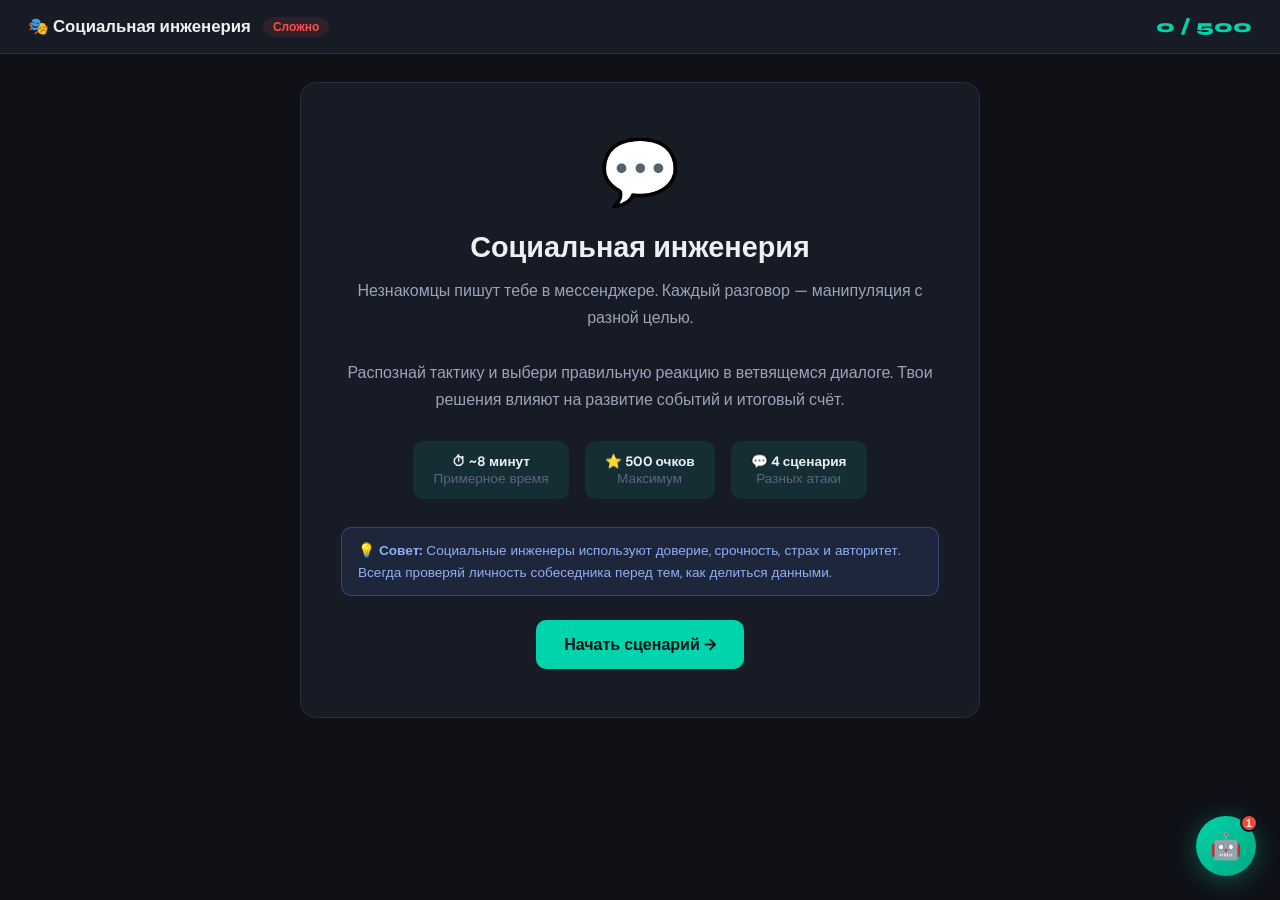
<file: scenario-social.html>
<!DOCTYPE html>
<html lang="ru">
<head>
<meta charset="UTF-8"><meta name="viewport" content="width=device-width,initial-scale=1.0">
<title>Сценарий: Социальная инженерия — SecureMind</title>
<link href="https://fonts.googleapis.com/css2?family=Syne:wght@700;800&family=DM+Sans:wght@400;500;600;700&display=swap" rel="stylesheet">
<style>
:root {
  --bg: #0f1117;
  --surface: #171b26;
  --surface-2: #1e2333;
  --border: #2a2f40;
  --accent: #00D4AA;
  --accent-light: rgba(0,212,170,0.1);
  --text-1: #eef0f6;
  --text-2: #9ba3bb;
  --text-3: #5c6480;
  --risk-red: #ff4d4d;
  --risk-red-bg: rgba(255,77,77,0.1);
  --risk-green: #00c48c;
  --risk-green-bg: rgba(0,196,140,0.1);
  --risk-yellow: #f5a623;
  --risk-yellow-bg: rgba(245,166,35,0.1);
  --font-head: 'Syne', sans-serif;
  --font-body: 'DM Sans', sans-serif;
  --radius: 10px;
  --radius-lg: 16px;
}
*, *::before, *::after { box-sizing: border-box; margin: 0; padding: 0; }
body { font-family: var(--font-body); background: var(--bg); color: var(--text-1); min-height: 100vh; }

.app-layout { display: flex; min-height: 100vh; }

/* Sidebar */
.sidebar {
  width: 240px; flex-shrink: 0; background: var(--surface);
  border-right: 1px solid var(--border); display: flex; flex-direction: column;
  padding: 24px 16px; position: sticky; top: 0; height: 100vh; overflow-y: auto;
}
.sidebar-logo { display: flex; align-items: center; gap: 10px; margin-bottom: 36px; padding: 0 8px; }
.logo-icon { width: 32px; height: 32px; background: var(--accent-light); border-radius: 8px; display: flex; align-items: center; justify-content: center; }
.logo-text { font-family: var(--font-head); font-size: 1.1rem; font-weight: 800; color: var(--text-1); }
.sidebar-nav { display: flex; flex-direction: column; gap: 4px; }
.sidebar-nav-item {
  display: flex; align-items: center; gap: 10px; padding: 10px 12px;
  border-radius: var(--radius); color: var(--text-2); text-decoration: none;
  font-size: .9rem; font-weight: 500; transition: all .2s;
}
.sidebar-nav-item:hover { background: var(--surface-2); color: var(--text-1); }
.sidebar-nav-item.active { background: var(--accent-light); color: var(--accent); }
.sidebar-section { font-size: .7rem; font-weight: 700; color: var(--text-3); text-transform: uppercase; letter-spacing: 1px; padding: 16px 12px 4px; }

/* Main */
.main-content { flex: 1; display: flex; flex-direction: column; overflow: hidden; }
.app-topbar {
  display: flex; align-items: center; gap: 12px; padding: 16px 28px;
  border-bottom: 1px solid var(--border); background: var(--surface);
  font-family: var(--font-head); font-size: 1.05rem; font-weight: 700;
}
.page-content { flex: 1; padding: 28px; overflow-y: auto; }

.risk-badge {
  padding: 3px 10px; border-radius: 20px; font-size: .75rem; font-weight: 700;
  font-family: var(--font-head);
}
.risk-badge.red { background: var(--risk-red-bg); color: var(--risk-red); }
.risk-badge.yellow { background: var(--risk-yellow-bg); color: var(--risk-yellow); }
.risk-badge.green { background: var(--risk-green-bg); color: var(--risk-green); }

/* Card */
.card { background: var(--surface); border: 1px solid var(--border); border-radius: var(--radius-lg); padding: 28px; }

/* Buttons */
.btn {
  display: inline-flex; align-items: center; gap: 8px; padding: 10px 20px;
  border-radius: var(--radius); font-family: var(--font-body); font-size: .9rem;
  font-weight: 600; cursor: pointer; border: none; transition: all .2s; text-decoration: none;
}
.btn-lg { padding: 14px 28px; font-size: 1rem; }
.btn-primary { background: var(--accent); color: #0a0f1a; }
.btn-primary:hover { background: #00f0c0; }
.btn-outline { background: transparent; border: 1.5px solid var(--border); color: var(--text-1); }
.btn-outline:hover { border-color: var(--accent); color: var(--accent); }
.btn-success { background: var(--risk-green-bg); border: 1.5px solid var(--risk-green); color: var(--risk-green); }
.btn-success:hover { background: var(--risk-green); color: #0a0f1a; }
.btn-danger { background: var(--risk-red-bg); border: 1.5px solid var(--risk-red); color: var(--risk-red); }
.btn-danger:hover { background: var(--risk-red); color: #fff; }

/* Scenario layout */
.scenario-layout { display: grid; grid-template-columns: 1fr 280px; gap: 20px; height: calc(100vh - 130px); }
.scenario-main { display: flex; flex-direction: column; gap: 16px; min-height: 0; }
.scenario-sidebar-panel { display: flex; flex-direction: column; gap: 14px; overflow-y: auto; }

/* Messenger UI */
.messenger-ui {
  background: var(--surface); border: 1px solid var(--border); border-radius: var(--radius-lg);
  display: flex; flex-direction: column; flex: 1; min-height: 0; overflow: hidden;
}
.messenger-header {
  padding: 14px 20px; border-bottom: 1px solid var(--border); display: flex; align-items: center; gap: 12px;
}
.messenger-avatar {
  width: 38px; height: 38px; border-radius: 50%; background: linear-gradient(135deg, #667eea 0%, #764ba2 100%);
  display: flex; align-items: center; justify-content: center; font-size: 1rem; font-weight: 700; flex-shrink: 0;
}
.messenger-info { flex: 1; }
.messenger-name { font-weight: 700; font-size: .95rem; }
.messenger-status { font-size: .75rem; color: var(--accent); }

.messenger-chat {
  flex: 1; overflow-y: auto; padding: 20px; display: flex; flex-direction: column; gap: 14px;
  min-height: 0;
}
.message-bubble {
  max-width: 75%; border-radius: 16px; padding: 12px 16px; line-height: 1.5; font-size: .9rem;
  animation: fadeUp .3s ease;
}
@keyframes fadeUp { from { opacity: 0; transform: translateY(8px); } to { opacity: 1; transform: translateY(0); } }
.message-bubble.them { background: var(--surface-2); border-bottom-left-radius: 4px; align-self: flex-start; }
.message-bubble.me { background: var(--accent); color: #0a0f1a; border-bottom-right-radius: 4px; align-self: flex-end; }
.message-time { font-size: .7rem; color: var(--text-3); margin-top: 4px; }
.message-wrapper { display: flex; flex-direction: column; }
.message-wrapper.them { align-items: flex-start; }
.message-wrapper.me { align-items: flex-end; }
.message-sender { font-size: .72rem; font-weight: 700; color: var(--text-3); margin-bottom: 3px; padding: 0 4px; }

/* Choices */
.choices-area {
  padding: 16px 20px; border-top: 1px solid var(--border); background: var(--surface);
}
.choices-title { font-size: .8rem; color: var(--text-3); font-weight: 600; margin-bottom: 10px; }
.choices-grid { display: flex; flex-direction: column; gap: 8px; }
.choice-btn {
  padding: 10px 16px; background: var(--surface-2); border: 1.5px solid var(--border);
  border-radius: var(--radius); color: var(--text-1); font-family: var(--font-body);
  font-size: .88rem; cursor: pointer; text-align: left; transition: all .2s; font-weight: 500;
}
.choice-btn:hover { border-color: var(--accent); background: var(--accent-light); color: var(--accent); }
.choice-btn.correct { border-color: var(--risk-green); background: var(--risk-green-bg); color: var(--risk-green); pointer-events: none; }
.choice-btn.wrong { border-color: var(--risk-red); background: var(--risk-red-bg); color: var(--risk-red); pointer-events: none; }
.choice-btn.neutral { border-color: var(--border); background: var(--surface-2); color: var(--text-3); pointer-events: none; }

/* Widget */
.widget { background: var(--surface); border: 1px solid var(--border); border-radius: var(--radius-lg); padding: 18px; }
.widget-title { font-family: var(--font-head); font-weight: 800; font-size: .9rem; margin-bottom: 12px; color: var(--text-1); }

/* Scenario nav */
.scenario-tabs { display: flex; gap: 6px; margin-bottom: 12px; flex-wrap: wrap; }
.scenario-tab {
  padding: 6px 14px; border-radius: 20px; font-size: .78rem; font-weight: 600;
  cursor: pointer; border: 1.5px solid var(--border); color: var(--text-3); background: transparent;
  font-family: var(--font-body); transition: all .2s;
}
.scenario-tab.active { border-color: var(--accent); color: var(--accent); background: var(--accent-light); }
.scenario-tab.done-ok { border-color: var(--risk-green); color: var(--risk-green); background: var(--risk-green-bg); }
.scenario-tab.done-bad { border-color: var(--risk-red); color: var(--risk-red); background: var(--risk-red-bg); }

/* Result screen */
.result-screen { max-width: 600px; margin: 0 auto; text-align: center; display: flex; flex-direction: column; gap: 20px; align-items: center; padding: 20px 0; }
.result-icon { font-size: 5rem; }
.result-score { font-family: var(--font-head); font-size: 4rem; font-weight: 800; color: var(--accent); }
.result-label { color: var(--text-2); font-size: 1rem; margin-top: -12px; }
.result-level-card { background: var(--surface); border: 1px solid var(--border); border-radius: var(--radius-lg); padding: 20px 28px; display: flex; align-items: center; gap: 16px; width: 100%; }
.result-breakdown { background: var(--surface); border: 1px solid var(--border); border-radius: var(--radius-lg); padding: 20px; width: 100%; display: flex; flex-direction: column; gap: 10px; }
.result-row { display: flex; justify-content: space-between; font-size: .9rem; color: var(--text-2); }

/* Toast */
#toast-container { position: fixed; bottom: 24px; right: 24px; display: flex; flex-direction: column; gap: 8px; z-index: 9999; }
.toast { display: flex; align-items: center; gap: 10px; padding: 12px 18px; border-radius: var(--radius); font-size: .88rem; font-weight: 500; animation: slideIn .3s ease; max-width: 320px; }
.toast.success { background: var(--risk-green-bg); border: 1px solid var(--risk-green); color: var(--risk-green); }
.toast.error { background: var(--risk-red-bg); border: 1px solid var(--risk-red); color: var(--risk-red); }
.toast.warning { background: var(--risk-yellow-bg); border: 1px solid var(--risk-yellow); color: var(--risk-yellow); }
@keyframes slideIn { from { opacity: 0; transform: translateX(20px); } to { opacity: 1; transform: translateX(0); } }

/* Progress bar */
.progress-bar-outer { height: 6px; background: var(--border); border-radius: 99px; margin-top: 4px; }
.progress-bar-inner { height: 100%; background: var(--accent); border-radius: 99px; transition: width .4s ease; }

/* Typing indicator */
.typing-indicator { display: flex; gap: 4px; align-items: center; padding: 12px 16px; background: var(--surface-2); border-radius: 16px; border-bottom-left-radius: 4px; align-self: flex-start; }
.typing-dot { width: 6px; height: 6px; background: var(--text-3); border-radius: 50%; animation: bounce .8s infinite; }
.typing-dot:nth-child(2) { animation-delay: .15s; }
.typing-dot:nth-child(3) { animation-delay: .3s; }
@keyframes bounce { 0%,80%,100%{transform:scale(0.8);opacity:.5}40%{transform:scale(1.2);opacity:1} }

/* Alert box */
.alert-box { padding: 12px 16px; border-radius: var(--radius); font-size: .85rem; line-height: 1.6; }
.alert-box.info { background: rgba(99,135,255,0.1); border: 1px solid rgba(99,135,255,0.3); color: #8faff5; }

/* Responsive */
@media (max-width: 900px) {
  .scenario-layout { grid-template-columns: 1fr; }
  .scenario-sidebar-panel { display: none; }
  .sidebar { width: 200px; }
}
</style>
</head>
<body>
<div class="app-layout">
  <main class="main-content">
    <div class="app-topbar">
      <div>🎭 Социальная инженерия</div>
      <span class="risk-badge red">Сложно</span>
      <div style="margin-left:auto;font-family:var(--font-head);font-size:1.1rem;font-weight:800;color:var(--accent)" id="liveScore">0 / 500</div>
    </div>

    <div class="page-content">

      <!-- Intro Screen -->
      <div id="introScreen" class="card" style="max-width:680px;margin:0 auto;text-align:center;padding:48px 40px">
        <div style="font-size:4rem;margin-bottom:16px">💬</div>
        <h2 style="font-family:var(--font-head);font-size:1.8rem;margin-bottom:12px">Социальная инженерия</h2>
        <p style="color:var(--text-2);margin-bottom:28px;line-height:1.7">
          Незнакомцы пишут тебе в мессенджере. Каждый разговор — манипуляция с разной целью.<br><br>
          Распознай тактику и выбери правильную реакцию в ветвящемся диалоге. Твои решения влияют на развитие событий и итоговый счёт.
        </p>
        <div style="display:flex;gap:16px;justify-content:center;flex-wrap:wrap;margin-bottom:28px">
          <div style="background:var(--accent-light);border-radius:var(--radius);padding:12px 20px;font-size:.85rem"><strong>⏱ ~8 минут</strong><br><span style="color:var(--text-3)">Примерное время</span></div>
          <div style="background:var(--accent-light);border-radius:var(--radius);padding:12px 20px;font-size:.85rem"><strong>⭐ 500 очков</strong><br><span style="color:var(--text-3)">Максимум</span></div>
          <div style="background:var(--accent-light);border-radius:var(--radius);padding:12px 20px;font-size:.85rem"><strong>💬 4 сценария</strong><br><span style="color:var(--text-3)">Разных атаки</span></div>
        </div>
        <div class="alert-box info" style="text-align:left;margin-bottom:24px">
          💡 <strong>Совет:</strong> Социальные инженеры используют доверие, срочность, страх и авторитет. Всегда проверяй личность собеседника перед тем, как делиться данными.
        </div>
        <button onclick="startScenario()" class="btn btn-primary btn-lg">Начать сценарий →</button>
      </div>

      <!-- Scenario Screen -->
      <div id="scenarioScreen" style="display:none">
        <div class="scenario-tabs" id="scenarioTabs"></div>
        <div class="scenario-layout">
          <div class="scenario-main">
            <div class="messenger-ui">
              <div class="messenger-header">
                <div class="messenger-avatar" id="chatAvatar">?</div>
                <div class="messenger-info">
                  <div class="messenger-name" id="chatName">—</div>
                  <div class="messenger-status" id="chatStatus">●&nbsp;онлайн</div>
                </div>
                <span class="risk-badge" id="chatBadge" style="display:none"></span>
              </div>
              <div class="messenger-chat" id="messengerChat"></div>
              <div class="choices-area" id="choicesArea" style="display:none">
                <div class="choices-title">Как ты ответишь?</div>
                <div class="choices-grid" id="choicesGrid"></div>
              </div>
            </div>
            <div id="nextScenarioContainer" style="margin-top:16px;text-align:right" hidden>
              <button class="btn btn-primary btn-sm" id="nextScenarioBtn" onclick="goNextScenario()">Следующий сценарий →</button>
            </div>
          </div>

          <div class="scenario-sidebar-panel">
            <div class="widget">
              <div class="widget-title">Прогресс</div>
              <div style="text-align:center;margin-bottom:8px">
                <div style="font-family:var(--font-head);font-size:2rem;font-weight:800;color:var(--accent)" id="sideScore">0</div>
                <div style="font-size:.8rem;color:var(--text-3)">очков</div>
              </div>
              <div style="font-size:.8rem;color:var(--text-2);margin-bottom:6px" id="progressLabel">Сценарий 1 из 4</div>
              <div class="progress-bar-outer"><div class="progress-bar-inner" id="progressBar" style="width:0%"></div></div>
            </div>

            <div class="widget">
              <div class="widget-title">Тактики манипуляции</div>
              <div style="font-size:.82rem;color:var(--text-2);line-height:2">
                🔴 Имитация авторитета<br>
                🔴 Создание срочности<br>
                🔴 Эксплуатация доверия<br>
                🟡 Запрос данных «для проверки»<br>
                🟡 Давление на жалость<br>
                🟢 Правило: не делись паролями<br>
                🟢 Верификация через офиц. каналы
              </div>
            </div>

            <div class="widget" id="tipsWidget" style="display:none">
              <div class="widget-title">💡 Что произошло</div>
              <div id="tipsContent" style="font-size:.83rem;color:var(--text-2);line-height:1.7"></div>
            </div>
          </div>
        </div>
      </div>

      <!-- Result Screen -->
      <div id="resultScreen" style="display:none">
        <div class="result-screen">
          <div class="result-icon" id="resIcon"></div>
          <div class="result-score" id="resScore"></div>
          <div class="result-label">из 500 очков</div>
          <div class="result-level-card" id="resLevelCard"></div>
          <div class="result-breakdown" id="resBreakdown"></div>
          <div style="display:flex;gap:12px;justify-content:center;flex-wrap:wrap">
            <a href="scenarios.html" class="btn btn-outline btn-lg">← Все сценарии</a>
            <a href="dashboard.html" class="btn btn-primary btn-lg">На главную →</a>
          </div>
        </div>
      </div>

    </div>
  </main>
</div>

<div id="toast-container"></div>

<script>
// ─── SCENARIOS DATA ───────────────────────────────────────────────────────────
const scenarios = [
  {
    id: 0,
    name: 'Тех.поддержка',
    avatar: '🎧',
    avatarColor: 'linear-gradient(135deg, #4facfe 0%, #00f2fe 100%)',
    contact: 'Максим — Техподдержка',
    tactic: 'Имитация техподдержки',
    description: 'Атака "vishing / pretexting" — злоумышленник притворяется сотрудником техподдержки',
    messages: [
      { from: 'them', text: 'Здравствуйте! Я Максим из технической поддержки вашего банка. Мы зафиксировали подозрительную активность на вашем аккаунте 🔒', delay: 800 },
      { from: 'them', text: 'Для предотвращения блокировки мне нужно подтвердить вашу личность. Назовите последние 4 цифры карты и код из SMS, который сейчас придёт.', delay: 1600 },
    ],
    choices: [
      { text: '📱 Хорошо, карта заканчивается на 4821. Жду SMS...', correct: false, feedback: 'Никогда не называйте CVV, коды из SMS или данные карты незнакомцам! Настоящая техподдержка банка никогда не просит эти данные в мессенджере.' },
      { text: '🤔 Как вы связаны с моим банком? Откуда у вас мой номер?', correct: true, feedback: 'Отлично! Вы задали правильные вопросы. Атакующие редко готовы к верификации — это их останавливает.' },
      { text: '✅ Перезвоню сам на официальный номер банка с сайта', correct: true, feedback: 'Превосходно! Это лучшая защита — всегда используй официальные каналы связи, а не контакты от незнакомца.' },
      { text: '❌ Ничего не дам. Вы явно мошенник!', correct: true, feedback: 'Верно! Блокировать подозрительный контакт — правильное решение.' }
    ],
    correctIndexes: [1, 2, 3],
    followup: {
      correct: 'Правильно поступили! Злоумышленник отключился. Банки никогда не запрашивают коды из SMS через мессенджеры.',
      wrong: 'К сожалению, вы раскрыли данные мошеннику. Он немедленно попытался войти в ваш аккаунт. Всегда звоните на номер с обратной стороны карты!'
    }
  },
  {
    id: 1,
    name: 'Коллега Айгерим',
    avatar: '👩',
    avatarColor: 'linear-gradient(135deg, #f093fb 0%, #f5576c 100%)',
    contact: 'Айгерим (коллега?)',
    tactic: 'Имитация коллеги',
    description: 'Атака "pretexting" — злоумышленник притворяется коллегой, используя социальные сети для сбора имён',
    messages: [
      { from: 'them', text: 'Привет! Это Айгерим из отдела маркетинга 👋 Мы работаем вместе в Oskemen Hub, помнишь меня?', delay: 800 },
      { from: 'them', text: 'Я сейчас на конференции и забыла корпоративный пароль от CRM. Срочно нужны данные для презентации клиенту. Можешь войти и прислать мне таблицу клиентов?', delay: 1600 },
      { from: 'them', text: 'Шеф уже нервничает, очень срочно! 😰', delay: 2400 }
    ],
    choices: [
      { text: '💻 Конечно, секунду! Что именно нужно прислать?', correct: false, feedback: 'Опасно! Вы только что согласились передать конфиденциальные данные клиентов. Даже если "Айгерим" — реальная коллега, данные нельзя передавать через мессенджер.' },
      { text: '📞 Сейчас позвоню тебе — удостоверюсь, что это ты', correct: true, feedback: 'Правильно! Верификация звонком — надёжный способ убедиться в личности. Голос сложнее подделать.' },
      { text: '🔒 Прости, данные клиентов нельзя передавать вне защищённых систем', correct: true, feedback: 'Отлично! Вы соблюли политику безопасности компании. Это именно то, что нужно делать.' },
      { text: '👔 Свяжись с IT-отделом — они восстановят пароль быстро', correct: true, feedback: 'Верно! Перенаправление к официальным процедурам — правильная реакция.' }
    ],
    correctIndexes: [1, 2, 3],
    followup: {
      correct: 'Мудрое решение! Аккаунт "Айгерим" был взломан. Хакер рассчитывал на срочность и доверие к коллеге.',
      wrong: 'Вы передали базу клиентов злоумышленнику. Аккаунт коллеги был скомпрометирован. Это утечка корпоративных данных!'
    }
  },
  {
    id: 2,
    name: 'Розыгрыш призов',
    avatar: '🎰',
    avatarColor: 'linear-gradient(135deg, #f7971e 0%, #ffd200 100%)',
    contact: 'TechFest 2024 🏆',
    tactic: 'Ложный выигрыш / quid pro quo',
    description: 'Атака "quid pro quo" — предложение чего-то привлекательного в обмен на данные',
    messages: [
      { from: 'them', text: '🎉 Поздравляем! Вы выиграли MacBook Pro на TechFest 2024! Ваш email был выбран из 50 000 участников!', delay: 800 },
      { from: 'them', text: 'Для получения приза подтвердите личность: ФИО, ИИН, номер карты для перечисления налогового вычета (1 500 тг)', delay: 1400 },
      { from: 'them', text: 'У нас есть только 2 часа! После — приз уходит следующему победителю ⏰', delay: 2000 }
    ],
    choices: [
      { text: '🤩 Вау, отлично! Заполняю форму прямо сейчас', correct: false, feedback: 'Ловушка сработала. ИИН и данные карты позволят мошенникам оформить кредит на ваше имя. "Налоговый вычет" — классическая схема.' },
      { text: '🔍 Я не участвовал в TechFest. Вы ошиблись контактом', correct: true, feedback: 'Хорошо! Если вы не участвовали — это явный признак мошенничества. Вы правы!' },
      { text: '🚩 Настоящие призы не требуют ИИН и данные карты. Это мошенничество', correct: true, feedback: 'Верно! Легитимные розыгрыши никогда не просят финансовые данные или ИИН для получения приза.' },
      { text: '⏸️ Подожду — сначала проверю TechFest на официальном сайте', correct: true, feedback: 'Отлично! Всегда проверяй подобные сообщения через официальные каналы, игнорируя "дедлайны".' }
    ],
    correctIndexes: [1, 2, 3],
    followup: {
      correct: 'Правильно! TechFest 2024 не проводил такого розыгрыша. Дедлайны — инструмент давления, чтобы вы не успели проверить.',
      wrong: 'Вы передали ИИН и данные карты. Мошенники могут оформить микрозаём или получить доступ к счёту. Немедленно заблокируйте карту!'
    }
  },
  {
    id: 3,
    name: 'Романтик Дамир',
    avatar: '💌',
    avatarColor: 'linear-gradient(135deg, #fc4a1a 0%, #f7b733 100%)',
    contact: 'Дамир (из Tinder)',
    tactic: 'Романтическое мошенничество',
    description: 'Атака "romance scam" — длительное выстраивание доверия для финансового обмана',
    messages: [
      { from: 'them', text: 'Привет! Мы совпали в приложении 😊 Я инженер, сейчас в командировке в Дубае. Ты такая интересная!', delay: 800 },
      { from: 'them', text: 'Мы уже 3 недели общаемся, и ты мне очень нравишься ❤️ Хочу приехать познакомиться лично!', delay: 1400 },
      { from: 'them', text: 'Но возникла проблема... Мою зарплату задержали из-за банковского сбоя. Не мог бы ты одолжить 150 000 тг на билет? Сразу верну как прилечу 🙏', delay: 2200 }
    ],
    choices: [
      { text: '💸 Конечно, ты же такой(ая) надёжный(ая)! Скидываю', correct: false, feedback: '"Romance scam" — один из самых прибыльных видов мошенничества. После перевода человек исчезает. Жертвы теряют от тысяч до миллионов тенге.' },
      { text: '🎥 Давай созвонимся по видео прямо сейчас — хочу видеть тебя', correct: true, feedback: 'Умно! Видеозвонок сложно подделать. Мошенники обычно уклоняются под разными предлогами.' },
      { text: '❌ Я не переводлю деньги людям, с которыми не встречался лично', correct: true, feedback: 'Правильное правило! Никогда не переводи деньги незнакомцам — независимо от симпатии или истории.' },
      { text: '🤔 Почему именно я? У тебя нет коллег или друзей рядом?', correct: true, feedback: 'Хороший вопрос! Изоляция — ключевой элемент романтического мошенничества. Ответ раскроет манипуляцию.' }
    ],
    correctIndexes: [1, 2, 3],
    followup: {
      correct: 'Правильно! Реальные люди не просят деньги у знакомых через приложения. "Дамир" — скорее всего, группа мошенников.',
      wrong: 'Вы перевели деньги. "Дамир" стал недоступен сразу после получения. Romance scam — очень распространённая схема, будьте осторожны!'
    }
  }
];

// ─── STATE ────────────────────────────────────────────────────────────────────
let score = 0;
let currentScenario = 0;
let scenarioResults = {}; // id -> true/false
let scenarioDone = {};    // id -> true/false

// ─── INIT ─────────────────────────────────────────────────────────────────────
function startScenario() {
  document.getElementById('introScreen').style.display = 'none';
  document.getElementById('scenarioScreen').style.display = 'block';
  renderTabs();
  loadScenario(0);
}

function renderTabs() {
  const tabs = document.getElementById('scenarioTabs');
  tabs.innerHTML = scenarios.map(s => {
    let cls = 'scenario-tab';
    if (s.id === currentScenario) cls += ' active';
    else if (scenarioDone[s.id]) cls += (scenarioResults[s.id] ? ' done-ok' : ' done-bad');
    return `<button class="${cls}" onclick="loadScenario(${s.id})">${s.id + 1}. ${s.name}</button>`;
  }).join('');
}

function loadScenario(id) {
  currentScenario = id;
  const s = scenarios[id];
  const chat = document.getElementById('messengerChat');
  chat.innerHTML = '';
  document.getElementById('choicesArea').style.display = 'none';
  document.getElementById('tipsWidget').style.display = 'none';

  document.getElementById('chatName').textContent = s.contact;
  document.getElementById('chatAvatar').textContent = s.avatar;
  document.getElementById('chatAvatar').style.background = s.avatarColor;
  document.getElementById('chatStatus').textContent = '● онлайн';

  const badge = document.getElementById('chatBadge');
  badge.style.display = 'none';

  renderTabs();
  updateProgressWidget(id);

  if (scenarioDone[id]) {
    // Re-show completed scenario
    s.messages.forEach(m => appendMessage(m.from, m.text));
    const wasCorrect = scenarioResults[id];
    showFollowupMessage(s, wasCorrect);
    showTips(s, wasCorrect);
    return;
  }

  // Play messages one by one
  let delay = 400;
  s.messages.forEach((m, i) => {
    if (i === 0) {
      setTimeout(() => appendMessage(m.from, m.text), delay);
      delay += m.delay || 1000;
    } else {
      // Show typing indicator then message
      setTimeout(() => showTyping(), delay - 400);
      setTimeout(() => {
        removeTyping();
        appendMessage(m.from, m.text);
      }, delay);
      delay += m.delay || 1000;
    }
  });

  // Show choices after all messages
  setTimeout(() => {
    if (!scenarioDone[id]) showChoices(id);
  }, delay + 200);
}

function appendMessage(from, text, extraClass = '') {
  const chat = document.getElementById('messengerChat');
  const wrapper = document.createElement('div');
  wrapper.className = `message-wrapper ${from}`;

  if (from === 'them') {
    const sender = document.createElement('div');
    sender.className = 'message-sender';
    sender.textContent = scenarios[currentScenario].contact;
    wrapper.appendChild(sender);
  }

  const bubble = document.createElement('div');
  bubble.className = `message-bubble ${from} ${extraClass}`;
  bubble.innerHTML = text;

  const time = document.createElement('div');
  time.className = 'message-time';
  time.textContent = now();

  wrapper.appendChild(bubble);
  wrapper.appendChild(time);
  chat.appendChild(wrapper);
  chat.scrollTop = chat.scrollHeight;
}

function showTyping() {
  const chat = document.getElementById('messengerChat');
  const t = document.createElement('div');
  t.id = 'typingIndicator';
  t.className = 'typing-indicator';
  t.innerHTML = '<div class="typing-dot"></div><div class="typing-dot"></div><div class="typing-dot"></div>';
  chat.appendChild(t);
  chat.scrollTop = chat.scrollHeight;
}

function removeTyping() {
  const t = document.getElementById('typingIndicator');
  if (t) t.remove();
}

function showChoices(id) {
  const s = scenarios[id];
  const area = document.getElementById('choicesArea');
  const grid = document.getElementById('choicesGrid');
  area.style.display = 'block';
  grid.innerHTML = s.choices.map((c, i) =>
    `<button class="choice-btn" onclick="pickChoice(${id}, ${i})">${c.text}</button>`
  ).join('');
}

function pickChoice(scenarioId, choiceIdx) {
  const s = scenarios[scenarioId];
  const c = s.choices[choiceIdx];
  const wasCorrect = s.correctIndexes.includes(choiceIdx);
  scenarioResults[scenarioId] = wasCorrect;
  scenarioDone[scenarioId] = true;

  // Score
  const pts = wasCorrect ? 125 : -25;
  score = Math.max(0, score + pts);
  document.getElementById('liveScore').textContent = score + ' / 500';
  document.getElementById('sideScore').textContent = score;
  showToast(wasCorrect ? `✅ Верно! +125 очков` : `❌ Неверно. -25 очков`, wasCorrect ? 'success' : 'error');

  // Show choice result in buttons
  const grid = document.getElementById('choicesGrid');
  const btns = grid.querySelectorAll('.choice-btn');
  btns.forEach((btn, i) => {
    if (i === choiceIdx) btn.className = `choice-btn ${wasCorrect ? 'correct' : 'wrong'}`;
    else btn.className = 'choice-btn neutral';
  });

  // Hide choices area, show feedback
  setTimeout(() => {
    document.getElementById('choicesArea').style.display = 'none';
    // User's message bubble
    appendMessage('me', c.text);
    // Delay, then followup
    setTimeout(() => {
      showTyping();
      setTimeout(() => {
        removeTyping();
        showFollowupMessage(s, wasCorrect);
        showTips(s, wasCorrect);
        renderTabs();
        updateProgressWidget(currentScenario);
        const doneCount = Object.keys(scenarioDone).length;
        const total = scenarios.length;
        const nextContainer = document.getElementById('nextScenarioContainer');
        // Check if all done
        if (doneCount === total) {
          if (nextContainer) nextContainer.hidden = false, document.getElementById('nextScenarioBtn').textContent = 'Показать результат →';
        } else {
          if (nextContainer) {
            nextContainer.hidden = false;
            document.getElementById('nextScenarioBtn').textContent = 'Следующий сценарий →';
          }
        }
      }, 1200);
    }, 600);
  }, 800);
}

function goNextScenario() {
  const doneCount = Object.keys(scenarioDone).length;
  const total = scenarios.length;
  const nextContainer = document.getElementById('nextScenarioContainer');
  if (doneCount === total) {
    if (nextContainer) nextContainer.hidden = true;
    showResult();
    return;
  }
  let nextId = currentScenario + 1;
  if (nextId >= total) nextId = 0;
  while (scenarioDone[nextId] && doneCount < total) {
    nextId = (nextId + 1) % total;
  }
  loadScenario(nextId);
  if (nextContainer) nextContainer.hidden = true;
}

function showFollowupMessage(s, wasCorrect) {
  const text = wasCorrect ? s.followup.correct : s.followup.wrong;
  const badge = document.getElementById('chatBadge');
  if (wasCorrect) {
    badge.textContent = '✅ Защищён';
    badge.className = 'risk-badge green';
  } else {
    badge.textContent = '⚠️ Попался';
    badge.className = 'risk-badge red';
  }
  badge.style.display = 'inline-block';
  appendMessage('them', text);
}

function showTips(s, wasCorrect) {
  const widget = document.getElementById('tipsWidget');
  const content = document.getElementById('tipsContent');
  widget.style.display = 'block';
  content.innerHTML = `
    <div style="margin-bottom:8px"><strong style="color:${wasCorrect ? 'var(--risk-green)' : 'var(--risk-red)'}">${wasCorrect ? '✅ Вы справились!' : '❌ Атака удалась'}</strong></div>
    <div style="margin-bottom:8px"><strong>Тактика:</strong> ${s.tactic}</div>
    <div>${s.description}</div>
  `;
}

function updateProgressWidget(id) {
  const done = Object.keys(scenarioDone).length;
  document.getElementById('progressLabel').textContent = `Сценарий ${done} из ${scenarios.length}`;
  document.getElementById('progressBar').style.width = (done / scenarios.length * 100) + '%';
}

function showResult() {
  document.getElementById('scenarioScreen').style.display = 'none';
  document.getElementById('resultScreen').style.display = 'block';

  const pct = Math.round(score / 500 * 100);
  const correct = Object.values(scenarioResults).filter(v => v).length;

  document.getElementById('resIcon').textContent = pct >= 80 ? '🏆' : pct >= 50 ? '👍' : '📚';
  document.getElementById('resScore').textContent = score;

  const levels = [
    { min: 80, icon: '🛡️', label: 'Эксперт по безопасности', desc: 'Вы умело распознаёте манипуляции!' },
    { min: 50, icon: '🔍', label: 'Хороший результат', desc: 'Несколько атак удались, но вы учитесь.' },
    { min: 0, icon: '📖', label: 'Нужно больше практики', desc: 'Повторите сценарии и запомните тактики.' }
  ];
  const lv = levels.find(l => pct >= l.min);
  document.getElementById('resLevelCard').innerHTML = `
    <span style="font-size:2rem">${lv.icon}</span>
    <div><strong style="font-size:1.1rem">${lv.label}</strong><br><span style="color:var(--text-2);font-size:.88rem">${lv.desc}</span></div>
  `;

  document.getElementById('resBreakdown').innerHTML = `
    <div class="result-row"><span>Верных решений</span><strong style="color:var(--risk-green)">${correct} из ${scenarios.length}</strong></div>
    <div class="result-row"><span>Итоговый счёт</span><strong>${score} / 500</strong></div>
    <div class="result-row"><span>Точность</span><strong>${pct}%</strong></div>
  `;

  // Save progress (ключ совпадает с progress.html: "social")
  try {
    const user = JSON.parse(localStorage.getItem('sm_user') || '{}');
    if (!user.scenarios) user.scenarios = {};
    const prev = user.scenarios.social || {};
    const ts = Date.now();
    user.scenarios.social = {
      done: true,
      score: Math.max(prev.score || 0, pct),
      lastPlayed: ts,
      attempts: (prev.attempts || 0) + 1
    };
    user.xp = (user.xp || 0) + Math.round(score / 10);
    localStorage.setItem('sm_user', JSON.stringify(user));
  } catch(e) {}
}

// ─── UTILS ────────────────────────────────────────────────────────────────────
function now() {
  const d = new Date();
  return d.getHours().toString().padStart(2,'0') + ':' + d.getMinutes().toString().padStart(2,'0');
}

function showToast(msg, type = 'success') {
  const tc = document.getElementById('toast-container');
  const t = document.createElement('div');
  t.className = `toast ${type}`;
  t.innerHTML = msg;
  tc.appendChild(t);
  setTimeout(() => t.remove(), 3000);
}
</script>
<script src="chatbot.js"></script>
</body>
</html>
</file>
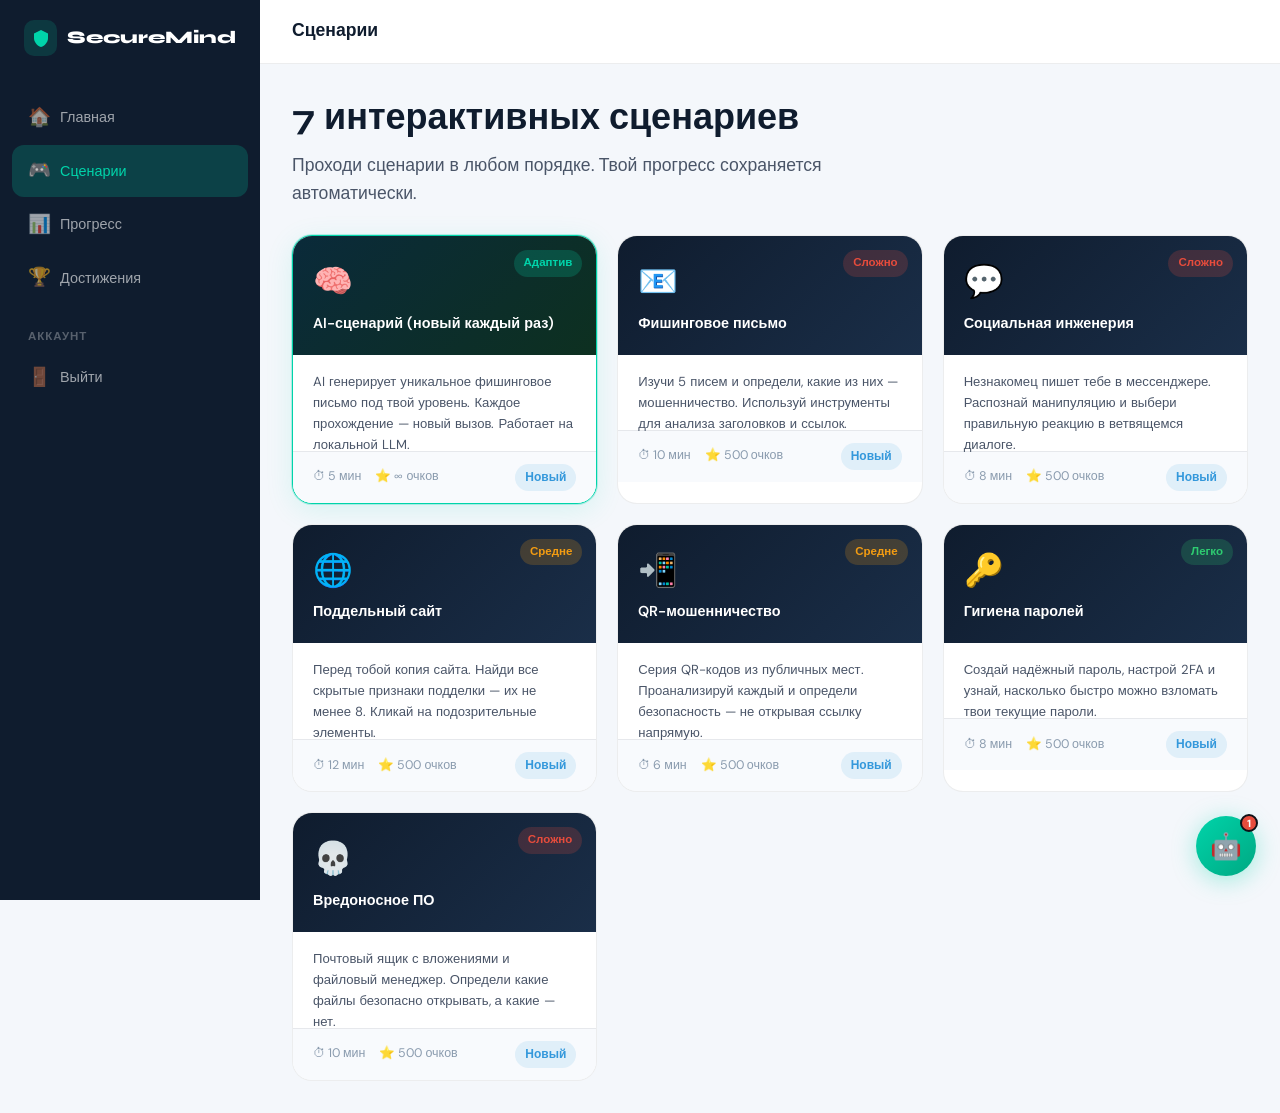
<file: scenarios.html>
<!DOCTYPE html>
<html lang="ru">
<head>
<meta charset="UTF-8"><meta name="viewport" content="width=device-width,initial-scale=1.0">
<title>Сценарии — SecureMind</title>
<link href="https://fonts.googleapis.com/css2?family=Syne:wght@700;800&family=DM+Sans:wght@400;500;600;700&display=swap" rel="stylesheet">
<link rel="stylesheet" href="variables.css"><link rel="stylesheet" href="base.css"><link rel="stylesheet" href="components.css"><link rel="stylesheet" href="app.css">
<style>
/* AI scenario premium card */
.scenario-item.ai-premium{
  border-color:var(--accent);
  box-shadow:0 0 0 1px rgba(0,212,170,0.25),0 6px 28px rgba(0,212,170,0.12);
}
.scenario-item.ai-premium .scenario-item-header{
  background:linear-gradient(135deg,#0a2a3a,#0d3020);
}
.diff-adapt{background:rgba(0,212,170,0.2);color:var(--accent)}
</style>
</head>
<body class="app-page">
<div class="app-layout">
  <aside class="sidebar">
    <div class="sidebar-logo"><div class="logo-icon"><svg width="20" height="20" viewBox="0 0 20 20" fill="none"><path d="M10 2L3 5.5V10c0 4.1 3 7.9 7 8.9 4-1 7-4.8 7-8.9V5.5L10 2z" fill="#00D4AA"/></svg></div><span class="logo-text">SecureMind</span></div>
    <nav class="sidebar-nav">
      <a href="dashboard.html" class="sidebar-nav-item"><span class="nav-icon">🏠</span> Главная</a>
      <a href="scenarios.html" class="sidebar-nav-item active"><span class="nav-icon">🎮</span> Сценарии</a>
      <a href="progress.html" class="sidebar-nav-item"><span class="nav-icon">📊</span> Прогресс</a>
      <a href="achievements.html" class="sidebar-nav-item"><span class="nav-icon">🏆</span> Достижения</a>
      <div class="sidebar-section">Аккаунт</div>
      <a href="index.html" class="sidebar-nav-item"><span class="nav-icon">🚪</span> Выйти</a>
    </nav>
  </aside>
  <main class="main-content">
    <div class="app-topbar"><div class="app-topbar-title">Сценарии</div></div>
    <div class="page-content">
      <div class="section-header" style="text-align:left;margin-bottom:28px">
        <h2>7 интерактивных сценариев</h2>
        <p style="color:var(--text-2); margin-left:0px">Проходи сценарии в любом порядке. Твой прогресс сохраняется автоматически.</p>
      </div>
      <div class="scenario-catalog" id="scenCatalog"></div>
    </div>
  </main>
</div>
<script>
const user=JSON.parse(localStorage.getItem('sm_user')||'{}');
const scenarios=[
  {id:'ai',icon:'🧠',title:'AI-сценарий (новый каждый раз)',desc:'AI генерирует уникальное фишинговое письмо под твой уровень. Каждое прохождение — новый вызов. Работает на локальной LLM.',diff:'adapt',diffLabel:'Адаптив',time:'5 мин',pts:'∞',url:'scenario-ai.html'},
  {id:'phishing',icon:'📧',title:'Фишинговое письмо',desc:'Изучи 5 писем и определи, какие из них — мошенничество. Используй инструменты для анализа заголовков и ссылок.',diff:'hard',diffLabel:'Сложно',time:'10 мин',pts:500,url:'scenario-phishing.html'},
  {id:'social',icon:'💬',title:'Социальная инженерия',desc:'Незнакомец пишет тебе в мессенджере. Распознай манипуляцию и выбери правильную реакцию в ветвящемся диалоге.',diff:'hard',diffLabel:'Сложно',time:'8 мин',pts:500,url:'scenario-social.html'},
  {id:'fake',icon:'🌐',title:'Поддельный сайт',desc:'Перед тобой копия сайта. Найди все скрытые признаки подделки — их не менее 8. Кликай на подозрительные элементы.',diff:'med',diffLabel:'Средне',time:'12 мин',pts:500,url:'scenario-fake.html'},
  {id:'qr',icon:'📲',title:'QR-мошенничество',desc:'Серия QR-кодов из публичных мест. Проанализируй каждый и определи безопасность — не открывая ссылку напрямую.',diff:'med',diffLabel:'Средне',time:'6 мин',pts:500,url:'scenarios.html'},
  {id:'password',icon:'🔑',title:'Гигиена паролей',desc:'Создай надёжный пароль, настрой 2FA и узнай, насколько быстро можно взломать твои текущие пароли.',diff:'easy',diffLabel:'Легко',time:'8 мин',pts:500,url:'scenario-password.html'},
  {id:'malware',icon:'💀',title:'Вредоносное ПО',desc:'Почтовый ящик с вложениями и файловый менеджер. Определи какие файлы безопасно открывать, а какие — нет.',diff:'hard',diffLabel:'Сложно',time:'10 мин',pts:500,url:'scenarios.html'},
];

const catalog=document.getElementById('scenCatalog');
scenarios.forEach(s=>{
  const done=user.scenarios&&user.scenarios[s.id];
  const diffClx=s.diff==='hard'?'diff-hard':s.diff==='med'?'diff-med':s.diff==='adapt'?'diff-adapt':'diff-easy';
  const premiumCls=s.id==='ai'?' ai-premium':'';
  catalog.innerHTML+=`<div class="scenario-item${premiumCls}" onclick="location.href='${s.url}'">
    <div class="scenario-item-header" style="color:#fff">
      <div class="scenario-item-icon">${s.icon}</div>
      <div style="font-size:.9rem;font-weight:600;color:#fff">${s.title}</div>
      <div class="scenario-item-diff ${diffClx}">${s.diffLabel}</div>
    </div>
    <div class="scenario-item-body">
      <p>${s.desc}</p>
      <div class="scenario-item-footer" style="margin:-16px -20px -16px;padding:12px 20px">
        <div class="scenario-item-meta"><span>⏱ ${s.time}</span><span>⭐ ${s.pts} очков</span></div>
        <span class="scenario-status ${done?'status-done':'status-new'}">${done?'✅ '+done.score+'%':'Новый'}</span>
      </div>
    </div>
  </div>`;
});
</script>
<script src="chatbot.js"></script>
</body>
</html>
</file>
<file: variables.css>
:root {
  --primary: #0F1C2E;
  --primary-light: #1A2E48;
  --accent: #00D4AA;
  --accent-dark: #00A882;
  --accent-light: rgba(0,212,170,0.12);
  --risk-green: #2ECC71;
  --risk-green-bg: rgba(46,204,113,0.12);
  --risk-yellow: #F39C12;
  --risk-yellow-bg: rgba(243,156,18,0.12);
  --risk-red: #E74C3C;
  --risk-red-bg: rgba(231,76,60,0.12);
  --risk-blue: #3498DB;
  --risk-blue-bg: rgba(52,152,219,0.12);
  --bg: #F4F7FB;
  --surface: #FFFFFF;
  --surface-2: #F8FAFD;
  --border: rgba(15,28,46,0.08);
  --border-strong: rgba(15,28,46,0.16);
  --text: #0F1C2E;
  --text-2: #4A5568;
  --text-3: #8A9BAE;
  --text-inv: #FFFFFF;
  --font-head: 'Syne', sans-serif;
  --font-body: 'DM Sans', sans-serif;
  --radius-sm: 6px;
  --radius: 12px;
  --radius-lg: 20px;
  --radius-xl: 28px;
  --shadow-sm: 0 1px 4px rgba(15,28,46,0.06);
  --shadow: 0 4px 20px rgba(15,28,46,0.08);
  --shadow-lg: 0 8px 40px rgba(15,28,46,0.12);
  --shadow-accent: 0 8px 32px rgba(0,212,170,0.25);
  --t: 0.22s ease;
  --t-slow: 0.4s ease;
  --navbar-h: 68px;
  --sidebar-w: 260px;
}
</file>
<file: base.css>
*,*::before,*::after{box-sizing:border-box;margin:0;padding:0}
html{scroll-behavior:smooth;font-size:16px}
body{font-family:var(--font-body);color:var(--text);background:var(--bg);line-height:1.6;-webkit-font-smoothing:antialiased}
a{color:inherit;text-decoration:none}
img,svg{display:block;max-width:100%}
button{cursor:pointer;font-family:var(--font-body);border:none;background:none}
input,select,textarea{font-family:var(--font-body);outline:none}
ul,ol{list-style:none}
h1,h2,h3,h4,h5{font-family:var(--font-head);line-height:1.2;font-weight:700}
h1{font-size:clamp(2rem,5vw,3.5rem)}
h2{font-size:clamp(1.5rem,3vw,2.25rem)}
h3{font-size:clamp(1.1rem,2vw,1.4rem)}

.container{max-width:1200px;margin:0 auto;padding:0 24px}
.section-header{text-align:center;margin-bottom:56px}
.section-header h2{margin-bottom:12px;color:var(--primary)}
.section-header p{color:var(--text-2);font-size:1.1rem;max-width:600px;margin:0 auto}

/* Scrollbar */
::-webkit-scrollbar{width:6px;height:6px}
::-webkit-scrollbar-track{background:var(--surface-2)}
::-webkit-scrollbar-thumb{background:var(--border-strong);border-radius:3px}
::-webkit-scrollbar-thumb:hover{background:var(--text-3)}

/* Focus */
:focus-visible{outline:2px solid var(--accent);outline-offset:3px}

/* Animations */
@keyframes fadeUp{from{opacity:0;transform:translateY(24px)}to{opacity:1;transform:translateY(0)}}
@keyframes fadeIn{from{opacity:0}to{opacity:1}}
@keyframes pulse{0%,100%{transform:scale(1)}50%{transform:scale(1.04)}}
@keyframes spin{from{transform:rotate(0deg)}to{transform:rotate(360deg)}}
@keyframes slideIn{from{transform:translateX(100%);opacity:0}to{transform:translateX(0);opacity:1}}
@keyframes bounceIn{0%{transform:scale(0.8);opacity:0}60%{transform:scale(1.05)}100%{transform:scale(1);opacity:1}}

.fade-up{animation:fadeUp 0.5s ease forwards}
.fade-in{animation:fadeIn 0.4s ease forwards}

/* Toast */
#toast-container{position:fixed;bottom:24px;right:24px;z-index:9999;display:flex;flex-direction:column;gap:10px}
.toast{display:flex;align-items:center;gap:12px;padding:14px 20px;border-radius:var(--radius);background:var(--primary);color:#fff;font-size:.9rem;font-weight:500;box-shadow:var(--shadow-lg);animation:slideIn .3s ease;min-width:260px}
.toast.success{background:#1a7c52}
.toast.error{background:#c0392b}
.toast.warning{background:#b7770d}
.toast-icon{font-size:1.2rem;flex-shrink:0}

/* Modal */
.modal-overlay{position:fixed;inset:0;background:rgba(15,28,46,0.6);backdrop-filter:blur(4px);z-index:1000;display:flex;align-items:center;justify-content:center;padding:20px;opacity:0;transition:opacity var(--t);pointer-events:none}
.modal-overlay.open{opacity:1;pointer-events:auto}
.modal{background:var(--surface);border-radius:var(--radius-xl);padding:40px;max-width:520px;width:100%;box-shadow:var(--shadow-lg);transform:scale(0.94);transition:transform var(--t);position:relative}
.modal-overlay.open .modal{transform:scale(1)}
.modal-close{position:absolute;top:16px;right:16px;width:32px;height:32px;border-radius:50%;background:var(--surface-2);color:var(--text-2);display:flex;align-items:center;justify-content:center;font-size:1.2rem;transition:all var(--t)}
.modal-close:hover{background:var(--risk-red-bg);color:var(--risk-red)}
.modal h2{margin-bottom:12px}
.modal p{color:var(--text-2);line-height:1.7;margin-bottom:20px}

/* Spinner */
.spinner{width:36px;height:36px;border:3px solid var(--border);border-top-color:var(--accent);border-radius:50%;animation:spin 0.7s linear infinite}
.spinner-sm{width:18px;height:18px;border-width:2px}
.loading-overlay{position:fixed;inset:0;background:var(--bg);display:flex;align-items:center;justify-content:center;z-index:9990;flex-direction:column;gap:16px}
.loading-overlay p{color:var(--text-2);font-size:.95rem}

/* Progress bar */
.progress-bar-wrap{background:var(--border);border-radius:99px;height:8px;overflow:hidden}
.progress-bar-fill{height:100%;background:linear-gradient(90deg,var(--accent),var(--accent-dark));border-radius:99px;transition:width .5s ease}

/* XP bar */
.xp-bar{background:var(--border);border-radius:99px;height:12px;overflow:hidden;position:relative}
.xp-fill{height:100%;background:linear-gradient(90deg,#F39C12,#E74C3C);border-radius:99px;transition:width .6s ease;position:relative}
.xp-fill::after{content:'';position:absolute;inset:0;background:linear-gradient(90deg,transparent 0%,rgba(255,255,255,0.3) 50%,transparent 100%);animation:shimmer 1.5s infinite}
@keyframes shimmer{0%{transform:translateX(-100%)}100%{transform:translateX(100%)}}
</file>
<file: components.css>
/* === BUTTONS === */
.btn{display:inline-flex;align-items:center;gap:8px;padding:10px 22px;border-radius:var(--radius);font-weight:600;font-size:.95rem;transition:all var(--t);cursor:pointer;border:2px solid transparent;font-family:var(--font-body);white-space:nowrap}
.btn-lg{padding:14px 32px;font-size:1rem;border-radius:var(--radius-lg)}
.btn-sm{padding:7px 14px;font-size:.85rem;border-radius:var(--radius-sm)}
.btn-primary{background:var(--accent);color:var(--primary);border-color:var(--accent)}
.btn-primary:hover{background:var(--accent-dark);border-color:var(--accent-dark);transform:translateY(-1px);box-shadow:var(--shadow-accent)}
.btn-secondary{background:var(--primary);color:#fff;border-color:var(--primary)}
.btn-secondary:hover{background:var(--primary-light);transform:translateY(-1px)}
.btn-outline{background:transparent;color:var(--primary);border-color:var(--border-strong)}
.btn-outline:hover{border-color:var(--accent);color:var(--accent);background:var(--accent-light)}
.btn-ghost{background:transparent;color:var(--text-2)}
.btn-ghost:hover{color:var(--text);background:var(--surface-2)}
.btn-danger{background:var(--risk-red);color:#fff;border-color:var(--risk-red)}
.btn-danger:hover{filter:brightness(1.1);transform:translateY(-1px)}
.btn-success{background:var(--risk-green);color:#fff;border-color:var(--risk-green)}
.btn:disabled{opacity:.5;cursor:not-allowed;transform:none!important}
.btn-full{width:100%;justify-content:center}
.btn-icon{padding:10px;border-radius:50%}

/* === RISK BADGES === */
.risk-badge,.risk-pill{display:inline-flex;align-items:center;padding:3px 10px;border-radius:99px;font-size:.78rem;font-weight:600;letter-spacing:.02em}
.risk-badge.green,.risk-pill.green{background:var(--risk-green-bg);color:var(--risk-green)}
.risk-badge.yellow,.risk-pill.yellow{background:var(--risk-yellow-bg);color:var(--risk-yellow)}
.risk-badge.red,.risk-pill.red{background:var(--risk-red-bg);color:var(--risk-red)}
.risk-badge.blue,.risk-pill.blue{background:var(--risk-blue-bg);color:var(--risk-blue)}

/* === CARDS === */
.card{background:var(--surface);border-radius:var(--radius-lg);padding:24px;box-shadow:var(--shadow-sm);border:1px solid var(--border);transition:all var(--t)}
.card:hover{box-shadow:var(--shadow);border-color:var(--border-strong)}
.card-elevated{box-shadow:var(--shadow);border:none}

/* === FORMS === */
.form-group{margin-bottom:20px}
.form-label{display:block;font-weight:600;font-size:.9rem;margin-bottom:6px;color:var(--text)}
.form-input{width:100%;padding:12px 16px;border:2px solid var(--border);border-radius:var(--radius);font-size:.95rem;color:var(--text);background:var(--surface);transition:all var(--t);font-family:var(--font-body)}
.form-input:focus{border-color:var(--accent);box-shadow:0 0 0 3px var(--accent-light)}
.form-input.error{border-color:var(--risk-red);box-shadow:0 0 0 3px var(--risk-red-bg)}
.form-input.success{border-color:var(--risk-green)}
.form-hint{font-size:.8rem;color:var(--text-3);margin-top:4px}
.form-error{font-size:.82rem;color:var(--risk-red);margin-top:4px;display:none}
.form-error.show{display:block}
.form-select{appearance:none;background-image:url("data:image/svg+xml,%3Csvg xmlns='http://www.w3.org/2000/svg' width='12' height='12' viewBox='0 0 12 12'%3E%3Cpath d='M2 4l4 4 4-4' stroke='%238A9BAE' stroke-width='2' fill='none'/%3E%3C/svg%3E");background-repeat:no-repeat;background-position:right 14px center;padding-right:40px}

/* Password strength */
.pw-strength{display:flex;gap:4px;margin-top:8px}
.pw-bar{flex:1;height:4px;border-radius:2px;background:var(--border);transition:background .3s}
.pw-bar.weak{background:var(--risk-red)}
.pw-bar.medium{background:var(--risk-yellow)}
.pw-bar.strong{background:var(--risk-green)}
.pw-label{font-size:.78rem;color:var(--text-3);margin-top:4px}

/* Checkbox */
.checkbox-group{display:flex;align-items:flex-start;gap:10px;cursor:pointer}
.checkbox-group input{width:18px;height:18px;border:2px solid var(--border-strong);border-radius:4px;cursor:pointer;accent-color:var(--accent);flex-shrink:0;margin-top:2px}
.checkbox-group span{font-size:.9rem;color:var(--text-2)}

/* Radio cards */
.radio-cards{display:grid;grid-template-columns:1fr 1fr;gap:12px}
.radio-card{border:2px solid var(--border);border-radius:var(--radius);padding:16px;cursor:pointer;transition:all var(--t);position:relative}
.radio-card input{position:absolute;opacity:0;width:0;height:0}
.radio-card:has(input:checked),.radio-card.selected{border-color:var(--accent);background:var(--accent-light)}
.radio-card-icon{font-size:1.5rem;margin-bottom:8px}
.radio-card strong{display:block;font-size:.95rem;margin-bottom:4px}
.radio-card span{font-size:.8rem;color:var(--text-3)}

/* === NAVBAR === */
.navbar{position:fixed;top:0;left:0;right:0;height:var(--navbar-h);z-index:100;transition:all var(--t);background:transparent}
.navbar.scrolled{background:rgba(244,247,251,0.9);backdrop-filter:blur(12px);box-shadow:var(--shadow-sm);border-bottom:1px solid var(--border)}
.nav-inner{display:flex;align-items:center;gap:24px;max-width:1200px;margin:0 auto;padding:0 24px;height:100%}
.nav-logo{display:flex;align-items:center;gap:10px;font-family:var(--font-head);font-weight:800;font-size:1.15rem;color:var(--primary)}
.logo-icon{width:36px;height:36px;background:var(--primary);border-radius:10px;display:flex;align-items:center;justify-content:center}
.nav-links{display:flex;gap:4px;margin-left:8px}
.nav-link{padding:8px 14px;border-radius:var(--radius-sm);color:var(--text-2);font-size:.9rem;font-weight:500;transition:all var(--t)}
.nav-link:hover{color:var(--text);background:var(--surface-2)}
.nav-link.active{color:var(--accent);background:var(--accent-light)}
.nav-actions{display:flex;align-items:center;gap:10px;margin-left:auto}
.lang-toggle{padding:6px 12px;border-radius:var(--radius-sm);border:1.5px solid var(--border-strong);font-size:.82rem;font-weight:700;color:var(--text-2);background:transparent;transition:all var(--t)}
.lang-toggle:hover{border-color:var(--accent);color:var(--accent)}
.nav-burger{display:none;flex-direction:column;gap:5px;padding:8px}
.nav-burger span{display:block;width:22px;height:2px;background:var(--text);border-radius:1px;transition:all var(--t)}

/* === SIDEBAR (App layout) === */
.app-layout{display:flex;min-height:100vh;background:var(--bg)}
.sidebar{width:var(--sidebar-w);background:var(--primary);position:fixed;left:0;top:0;bottom:0;z-index:50;display:flex;flex-direction:column;transition:transform var(--t)}
.sidebar-logo{padding:20px 24px;display:flex;align-items:center;gap:10px}
.sidebar-logo .logo-text{color:#fff;font-family:var(--font-head);font-weight:800;font-size:1.1rem}
.sidebar-logo .logo-icon{background:rgba(0,212,170,0.15)}
.sidebar-nav{flex:1;padding:16px 12px;overflow-y:auto}
.sidebar-nav-item{display:flex;align-items:center;gap:12px;padding:11px 16px;border-radius:var(--radius);color:rgba(255,255,255,0.6);font-size:.9rem;font-weight:500;transition:all var(--t);margin-bottom:2px;cursor:pointer;text-decoration:none}
.sidebar-nav-item:hover{color:#fff;background:rgba(255,255,255,0.08)}
.sidebar-nav-item.active{color:#fff;background:rgba(0,212,170,0.2);color:var(--accent)}
.sidebar-nav-item .nav-icon{font-size:1.15rem;width:20px;text-align:center}
.sidebar-section{font-size:.72rem;font-weight:700;color:rgba(255,255,255,0.3);letter-spacing:.08em;text-transform:uppercase;padding:16px 16px 6px;margin-top:8px}
.sidebar-bottom{padding:16px 12px;border-top:1px solid rgba(255,255,255,0.08)}
.sidebar-user{display:flex;align-items:center;gap:10px;padding:10px;border-radius:var(--radius)}
.sidebar-avatar{width:38px;height:38px;border-radius:50%;background:var(--accent);display:flex;align-items:center;justify-content:center;font-weight:700;font-size:.9rem;color:var(--primary);flex-shrink:0}
.sidebar-user-info{flex:1;min-width:0}
.sidebar-user-info strong{display:block;font-size:.88rem;color:#fff;white-space:nowrap;overflow:hidden;text-overflow:ellipsis}
.sidebar-user-info span{font-size:.75rem;color:rgba(255,255,255,0.5)}
.main-content{margin-left:var(--sidebar-w);flex:1;min-height:100vh}
.app-topbar{height:64px;background:var(--surface);border-bottom:1px solid var(--border);display:flex;align-items:center;padding:0 32px;gap:16px;position:sticky;top:0;z-index:40}
.app-topbar-title{font-family:var(--font-head);font-weight:700;font-size:1.1rem;flex:1}
.page-content{padding:32px}

/* === STAT CARDS === */
.stat-grid{display:grid;grid-template-columns:repeat(auto-fit,minmax(200px,1fr));gap:16px;margin-bottom:24px}
.stat-card{background:var(--surface);border-radius:var(--radius-lg);padding:20px 24px;border:1px solid var(--border);display:flex;align-items:flex-start;gap:16px}
.stat-card-icon{width:44px;height:44px;border-radius:var(--radius);display:flex;align-items:center;justify-content:center;font-size:1.3rem;flex-shrink:0}
.stat-card-body strong{display:block;font-size:1.6rem;font-family:var(--font-head);font-weight:800;line-height:1.1;margin-bottom:2px}
.stat-card-body span{font-size:.82rem;color:var(--text-3)}
.stat-trend{font-size:.78rem;font-weight:600;padding:2px 8px;border-radius:99px}
.stat-trend.up{background:var(--risk-green-bg);color:var(--risk-green)}
.stat-trend.down{background:var(--risk-red-bg);color:var(--risk-red)}

/* === SCORE INDICATOR === */
.score-ring{position:relative;display:inline-flex;align-items:center;justify-content:center}
.score-ring svg{transform:rotate(-90deg)}
.score-ring-value{position:absolute;font-family:var(--font-head);font-weight:800;font-size:1.4rem;text-align:center}
.score-ring-label{display:block;font-size:.7rem;font-weight:500;color:var(--text-3);font-family:var(--font-body)}

/* === TABLES === */
.data-table{width:100%;border-collapse:collapse}
.data-table th{text-align:left;padding:10px 14px;font-size:.8rem;font-weight:700;letter-spacing:.04em;text-transform:uppercase;color:var(--text-3);border-bottom:1px solid var(--border);white-space:nowrap}
.data-table td{padding:12px 14px;border-bottom:1px solid var(--border);font-size:.9rem;vertical-align:middle}
.data-table tbody tr:hover{background:var(--surface-2)}
.data-table tbody tr:last-child td{border-bottom:none}
</file>
<file: landing.css>
/* === HERO === */
.hero{min-height:100vh;display:flex;align-items:center;gap:60px;padding:calc(var(--navbar-h) + 40px) 24px 80px;max-width:1200px;margin:0 auto;position:relative}
#heroCanvas{position:fixed;top:0;left:0;width:100%;height:100%;z-index:-1;opacity:.4}
.hero-content{flex:1;max-width:600px}
.hero-badge{display:inline-flex;align-items:center;gap:8px;padding:8px 16px;background:var(--accent-light);border:1px solid rgba(0,212,170,0.3);border-radius:99px;font-size:.85rem;font-weight:600;color:var(--accent-dark);margin-bottom:24px;animation:fadeUp .6s ease both}
.hero-title{font-size:clamp(2.4rem,5.5vw,4rem);line-height:1.1;margin-bottom:20px;color:var(--primary);animation:fadeUp .6s .1s ease both;opacity:0}
.hero-accent{color:var(--accent);position:relative;display:inline-block}
.hero-accent::after{content:'';position:absolute;bottom:-4px;left:0;right:0;height:4px;background:var(--accent);border-radius:2px;opacity:.4}
.hero-sub{font-size:1.1rem;color:var(--text-2);line-height:1.7;margin-bottom:36px;animation:fadeUp .6s .2s ease both;opacity:0}
.hero-cta{display:flex;gap:14px;flex-wrap:wrap;animation:fadeUp .6s .3s ease both;opacity:0}
.hero-stats{display:flex;align-items:center;gap:24px;margin-top:48px;animation:fadeUp .6s .4s ease both;opacity:0}
.stat-item{text-align:center}
.stat-num{display:block;font-family:var(--font-head);font-size:2rem;font-weight:800;color:var(--primary)}
.stat-label{font-size:.8rem;color:var(--text-3)}
.stat-sep{width:1px;height:40px;background:var(--border)}

.hero-visual{flex:0 0 420px;animation:fadeUp .6s .5s ease both;opacity:0}
.hero-mockup{background:var(--surface);border-radius:var(--radius-xl);box-shadow:var(--shadow-lg);overflow:hidden;border:1px solid var(--border)}
.mockup-bar{background:#F0F2F5;padding:12px 16px;display:flex;gap:6px;align-items:center}
.mockup-bar span{width:12px;height:12px;border-radius:50%;background:#E0E3E7}
.mockup-bar span:first-child{background:#FF5F57}
.mockup-bar span:nth-child(2){background:#FEBC2E}
.mockup-bar span:nth-child(3){background:#28C840}
.mockup-content{padding:16px;display:flex;flex-direction:column;gap:10px}
.email-item{display:flex;align-items:center;gap:12px;padding:14px;border-radius:var(--radius);border:1.5px solid var(--border);transition:all var(--t)}
.email-item.danger{border-color:rgba(231,76,60,.3);background:rgba(231,76,60,.04)}
.email-item.warning{border-color:rgba(243,156,18,.3);background:rgba(243,156,18,.04)}
.email-item.safe{border-color:rgba(46,204,113,.3);background:rgba(46,204,113,.04)}
.email-icon{font-size:1.3rem;flex-shrink:0}
.email-info{flex:1;min-width:0}
.email-info strong{display:block;font-size:.88rem;font-weight:600;color:var(--text);white-space:nowrap;overflow:hidden;text-overflow:ellipsis}
.email-info span{font-size:.75rem;color:var(--text-3)}

/* === FEATURES === */
.features{padding:100px 0;background:var(--bg)}
.features-grid{display:grid;grid-template-columns:repeat(auto-fill,minmax(280px,1fr));gap:20px}
.feature-card{background:var(--surface);border-radius:var(--radius-lg);padding:28px;border:1px solid var(--border);transition:all var(--t);cursor:default}
.feature-card:hover{transform:translateY(-4px);box-shadow:var(--shadow)}
.feature-icon{width:52px;height:52px;border-radius:var(--radius);display:flex;align-items:center;justify-content:center;font-size:1.5rem;margin-bottom:16px}
.feature-card h3{margin-bottom:8px}
.feature-card p{color:var(--text-2);font-size:.9rem;margin-bottom:14px;line-height:1.6}

/* === HOW IT WORKS === */
.how{padding:100px 0;background:var(--primary);position:relative;overflow:hidden}
.how::before{content:'';position:absolute;top:-100px;right:-100px;width:500px;height:500px;background:radial-gradient(circle,rgba(0,212,170,0.08) 0%,transparent 70%)}
.how .section-header h2{color:#fff}
.how .section-header p{color:rgba(255,255,255,0.6)}
.steps{display:flex;align-items:center;gap:0;justify-content:center}
.step-card{flex:1;max-width:300px;text-align:center;padding:32px 24px}
.step-num{font-family:var(--font-head);font-size:3rem;font-weight:800;color:rgba(0,212,170,0.2);line-height:1;margin-bottom:8px}
.step-icon{font-size:2.4rem;margin-bottom:16px}
.step-card h3{color:#fff;margin-bottom:10px}
.step-card p{color:rgba(255,255,255,0.55);font-size:.9rem;line-height:1.7}
.step-arrow{font-size:2rem;color:rgba(0,212,170,0.4);flex-shrink:0;padding:0 8px}

/* === SCENARIOS PREVIEW === */
.scenarios-preview{padding:100px 0}
.scenario-cards{display:grid;grid-template-columns:repeat(auto-fill,minmax(260px,1fr));gap:20px;margin-bottom:40px}
.sc-card{background:var(--surface);border-radius:var(--radius-lg);padding:24px;border:1px solid var(--border);cursor:pointer;transition:all var(--t);position:relative;overflow:hidden}
.sc-card:hover{transform:translateY(-4px);box-shadow:var(--shadow);border-color:var(--accent)}
.sc-card::before{content:'';position:absolute;top:0;left:0;right:0;height:3px;background:linear-gradient(90deg,var(--accent),var(--accent-dark));transform:scaleX(0);transition:transform var(--t);transform-origin:left}
.sc-card:hover::before{transform:scaleX(1)}
.sc-badge{position:absolute;top:16px;right:16px;font-size:.72rem;font-weight:700;padding:4px 10px;border-radius:99px}
.sc-badge.red{background:var(--risk-red-bg);color:var(--risk-red)}
.sc-badge.yellow{background:var(--risk-yellow-bg);color:var(--risk-yellow)}
.sc-badge.green{background:var(--risk-green-bg);color:var(--risk-green)}
.sc-icon{font-size:2rem;margin-bottom:12px;margin-top:4px}
.sc-card h3{margin-bottom:6px;font-size:1rem}
.sc-card p{color:var(--text-2);font-size:.85rem;line-height:1.6;margin-bottom:16px}
.sc-meta{display:flex;gap:14px;font-size:.8rem;color:var(--text-3)}
.scenarios-cta{text-align:center}

/* === FAQ === */
.faq{padding:100px 0;background:var(--surface-2)}
.faq-list{max-width:720px;margin:0 auto;display:flex;flex-direction:column;gap:8px}
.faq-item{background:var(--surface);border-radius:var(--radius);border:1px solid var(--border);overflow:hidden;transition:border-color var(--t)}
.faq-item:has(.faq-a.open){border-color:var(--accent)}
.faq-q{width:100%;text-align:left;padding:18px 20px;font-size:.95rem;font-weight:600;color:var(--text);display:flex;justify-content:space-between;align-items:center;gap:12px;background:none}
.faq-q::after{content:'﹢';font-size:1.2rem;color:var(--text-3);flex-shrink:0;transition:transform var(--t)}
.faq-item.open .faq-q::after{transform:rotate(45deg);color:var(--accent)}
.faq-a{padding:0 20px;max-height:0;overflow:hidden;transition:max-height .35s ease,padding .35s ease;font-size:.9rem;color:var(--text-2);line-height:1.7}
.faq-a.open{max-height:300px;padding-bottom:20px}

/* === FOOTER === */
.footer{background:var(--primary);color:rgba(255,255,255,0.7);padding:60px 0 0}
.footer-inner{display:flex;align-items:flex-start;gap:40px;padding-bottom:40px}
.footer-brand{flex:1}
.footer-brand .nav-logo{margin-bottom:12px}
.footer-brand .logo-text{color:#fff}
.footer-brand p{font-size:.88rem;line-height:1.6;color:rgba(255,255,255,0.5);max-width:280px}
.footer-links{display:flex;flex-direction:column;gap:10px}
.footer-links a{font-size:.9rem;color:rgba(255,255,255,0.5);transition:color var(--t)}
.footer-links a:hover{color:#fff}
.footer-lang{display:flex;flex-direction:column;gap:8px}
.lang-btn{padding:6px 16px;border-radius:var(--radius-sm);border:1px solid rgba(255,255,255,0.2);color:rgba(255,255,255,0.5);font-size:.82rem;font-weight:600;transition:all var(--t);background:none}
.lang-btn:hover,.lang-btn.active{border-color:var(--accent);color:var(--accent)}
.footer-bottom{border-top:1px solid rgba(255,255,255,0.08);padding:20px 0;text-align:center;font-size:.82rem;color:rgba(255,255,255,0.3)}

/* === RESPONSIVE === */
@media(max-width:900px){
  .hero{flex-direction:column;text-align:center;gap:40px;padding-top:calc(var(--navbar-h) + 60px)}
  .hero-visual{display:none}
  .hero-cta{justify-content:center}
  .hero-stats{justify-content:center}
  .steps{flex-direction:column;gap:0}
  .step-arrow{transform:rotate(90deg)}
  .footer-inner{flex-direction:column;gap:32px}
  .footer-links{flex-direction:row;flex-wrap:wrap;gap:16px}
}
@media(max-width:600px){
  .nav-links{display:none}
  .nav-burger{display:flex}
  .nav-links.open{display:flex;flex-direction:column;position:absolute;top:var(--navbar-h);left:0;right:0;background:var(--surface);padding:16px;border-bottom:1px solid var(--border);box-shadow:var(--shadow)}
  .features-grid{grid-template-columns:1fr 1fr}
  .scenario-cards{grid-template-columns:1fr}
  .radio-cards{grid-template-columns:1fr}
}
@media(max-width:400px){
  .features-grid{grid-template-columns:1fr}
  .hero-cta{flex-direction:column}
  .hero-cta .btn{width:100%;justify-content:center}
}
</file>
<file: app.css>
/* === APP PAGES === */
body.app-page{padding:0;margin:0}
.app-layout{display:flex;min-height:100vh}

/* Dark app polish */
body.app-dark .sidebar-logo{border-bottom:none}

/* Dashboard widgets */
.dashboard-grid{display:grid;grid-template-columns:repeat(12,1fr);gap:20px}
.col-12{grid-column:span 12}
.col-8{grid-column:span 8}
.col-4{grid-column:span 4}
.col-6{grid-column:span 6}
.col-3{grid-column:span 3}

.widget{background:var(--surface);border-radius:var(--radius-lg);padding:24px;border:1px solid var(--border)}
.widget-title{font-size:.8rem;font-weight:700;letter-spacing:.06em;text-transform:uppercase;color:var(--text-3);margin-bottom:16px;display:flex;align-items:center;justify-content:space-between}

/* Level widget */
.level-banner{background:linear-gradient(135deg,var(--primary),var(--primary-light));border-radius:var(--radius-xl);padding:28px;color:#fff;display:flex;align-items:center;gap:24px;position:relative;overflow:hidden}
.level-banner::before{content:'';position:absolute;right:-60px;top:-60px;width:220px;height:220px;background:radial-gradient(circle,rgba(0,212,170,0.15),transparent);border-radius:50%}
.level-avatar{width:64px;height:64px;border-radius:50%;background:var(--accent);display:flex;align-items:center;justify-content:center;font-size:1.6rem;font-weight:800;color:var(--primary);flex-shrink:0;font-family:var(--font-head)}
.level-info{flex:1}
.level-info h2{font-size:1.3rem;margin-bottom:2px}
.level-info .level-sub{font-size:.85rem;opacity:.6;margin-bottom:12px}
.level-xp-label{font-size:.78rem;opacity:.5;display:flex;justify-content:space-between;margin-bottom:4px}
.level-xp-bar{background:rgba(255,255,255,0.15);border-radius:99px;height:8px;overflow:hidden}
.level-xp-fill{height:100%;background:var(--accent);border-radius:99px;transition:width .6s ease}
.level-badge{background:rgba(0,212,170,0.2);padding:6px 14px;border-radius:99px;font-size:.78rem;font-weight:700;color:var(--accent);border:1px solid rgba(0,212,170,0.3)}

/* Streak */
.streak-widget{text-align:center;padding:20px}
.streak-icon{font-size:2.4rem;margin-bottom:4px}
.streak-num{font-family:var(--font-head);font-size:2.8rem;font-weight:800;color:var(--risk-yellow);line-height:1}
.streak-label{font-size:.82rem;color:var(--text-3);margin-top:4px}

/* Module card in dashboard */
.module-rec{display:flex;gap:16px;align-items:flex-start}
.module-rec-icon{width:48px;height:48px;border-radius:var(--radius);background:var(--accent-light);display:flex;align-items:center;justify-content:center;font-size:1.4rem;flex-shrink:0}
.module-rec-info{flex:1}
.module-rec-info h4{margin-bottom:4px;font-size:.95rem}
.module-rec-info p{font-size:.82rem;color:var(--text-2);margin-bottom:10px}
.module-progress-label{font-size:.75rem;color:var(--text-3);margin-bottom:4px}

/* Activity heatmap */
.heatmap{display:grid;grid-template-columns:repeat(12,1fr);gap:4px;margin-top:8px}
.heatmap-cell{aspect-ratio:1;border-radius:3px;background:var(--border)}
.heatmap-cell.l1{background:rgba(0,212,170,0.2)}
.heatmap-cell.l2{background:rgba(0,212,170,0.4)}
.heatmap-cell.l3{background:rgba(0,212,170,0.7)}
.heatmap-cell.l4{background:var(--accent)}

/* Scenario catalog */
.scenario-catalog{display:grid;grid-template-columns:repeat(auto-fill,minmax(300px,1fr));gap:20px}
.scenario-item{background:var(--surface);border-radius:var(--radius-lg);border:1px solid var(--border);overflow:hidden;transition:all var(--t);cursor:pointer}
.scenario-item:hover{transform:translateY(-3px);box-shadow:var(--shadow);border-color:var(--accent)}
.scenario-item-header{padding:20px;background:linear-gradient(135deg,var(--primary),var(--primary-light));position:relative}
.scenario-item-icon{font-size:2rem;margin-bottom:4px}
.scenario-item-diff{position:absolute;top:14px;right:14px;font-size:.72rem;padding:4px 10px;border-radius:99px;font-weight:700}
.diff-easy{background:rgba(46,204,113,.2);color:var(--risk-green)}
.diff-med{background:rgba(243,156,18,.2);color:var(--risk-yellow)}
.diff-hard{background:rgba(231,76,60,.2);color:var(--risk-red)}
.scenario-item-body{padding:16px 20px}
.scenario-item-body h3{font-size:1rem;margin-bottom:6px;color:var(--text)}
.scenario-item-body p{font-size:.82rem;color:var(--text-2);line-height:1.6;margin-bottom:12px}
.scenario-item-footer{display:flex;align-items:center;justify-content:space-between;padding:12px 20px;border-top:1px solid var(--border);background:var(--surface-2)}
.scenario-item-meta{display:flex;gap:14px;font-size:.78rem;color:var(--text-3)}
.scenario-status{font-size:.75rem;font-weight:600;padding:4px 10px;border-radius:99px}
.status-done{background:var(--risk-green-bg);color:var(--risk-green)}
.status-new{background:var(--risk-blue-bg);color:var(--risk-blue)}
.status-retry{background:var(--risk-yellow-bg);color:var(--risk-yellow)}

/* Progress page */
.radar-container{position:relative;margin:0 auto;max-width:320px}
.chart-container{position:relative;height:280px}

/* Achievement badges */
.badges-grid{display:grid;grid-template-columns:repeat(auto-fill,minmax(120px,1fr));gap:16px}
.badge-item{text-align:center;padding:20px 12px;background:var(--surface);border-radius:var(--radius-lg);border:1px solid var(--border);transition:all var(--t)}
.badge-item:hover{transform:translateY(-2px);box-shadow:var(--shadow)}
.badge-item.locked{opacity:.4;filter:grayscale(1)}
.badge-icon{font-size:2.4rem;margin-bottom:8px}
.badge-name{font-size:.78rem;font-weight:600;color:var(--text);margin-bottom:4px}
.badge-desc{font-size:.7rem;color:var(--text-3);line-height:1.4}

/* Diagnostic / Quiz */
.quiz-container{max-width:720px;margin:0 auto}
.quiz-header{display:flex;align-items:center;gap:16px;margin-bottom:32px}
.quiz-progress-wrap{flex:1}
.quiz-timer{font-family:var(--font-head);font-weight:700;font-size:1.1rem;color:var(--text);min-width:48px;text-align:right}
.quiz-timer.warning{color:var(--risk-yellow)}
.quiz-timer.danger{color:var(--risk-red)}
.question-num{font-size:.82rem;color:var(--text-3);text-align:right}
.question-card{background:var(--surface);border-radius:var(--radius-xl);padding:36px;box-shadow:var(--shadow);margin-bottom:20px}
.question-text{font-size:1.15rem;font-weight:600;line-height:1.6;margin-bottom:28px;color:var(--text)}
.answer-options{display:flex;flex-direction:column;gap:12px}
.answer-opt{padding:16px 20px;border:2px solid var(--border);border-radius:var(--radius);cursor:pointer;font-size:.95rem;transition:all var(--t);display:flex;align-items:center;gap:14px;background:var(--surface);font-family:var(--font-body);text-align:left;width:100%}
.answer-opt:hover{border-color:var(--accent);background:var(--accent-light)}
.answer-opt.selected{border-color:var(--accent);background:var(--accent-light)}
.answer-opt.correct{border-color:var(--risk-green);background:var(--risk-green-bg);color:var(--risk-green)}
.answer-opt.wrong{border-color:var(--risk-red);background:var(--risk-red-bg);color:var(--risk-red)}
.answer-opt.disabled{cursor:not-allowed}
.opt-letter{width:28px;height:28px;border-radius:50%;border:2px solid var(--border);display:flex;align-items:center;justify-content:center;font-size:.8rem;font-weight:700;flex-shrink:0;transition:all var(--t)}
.answer-opt.selected .opt-letter{background:var(--accent);border-color:var(--accent);color:var(--primary)}
.answer-opt.correct .opt-letter{background:var(--risk-green);border-color:var(--risk-green);color:#fff}
.answer-opt.wrong .opt-letter{background:var(--risk-red);border-color:var(--risk-red);color:#fff}

/* Feedback panel */
.feedback-panel{padding:20px 24px;border-radius:var(--radius);margin-top:16px;display:none}
.feedback-panel.show{display:block;animation:fadeUp .3s ease}
.feedback-panel.correct{background:var(--risk-green-bg);border:1px solid var(--risk-green)}
.feedback-panel.wrong{background:var(--risk-red-bg);border:1px solid var(--risk-red)}
.feedback-title{font-weight:700;margin-bottom:6px;display:flex;align-items:center;gap:8px}
.feedback-text{font-size:.9rem;line-height:1.6;color:var(--text-2)}

/* Scenario page */
.scenario-layout{display:grid;grid-template-columns:1fr 280px;gap:24px;height:calc(100vh - 64px - 64px);overflow:hidden}
.scenario-main{overflow-y:auto;border-radius:var(--radius-xl);background:var(--surface);border:1px solid var(--border)}
.scenario-sidebar-panel{display:flex;flex-direction:column;gap:16px;overflow-y:auto}
.scenario-toolbar{padding:16px 20px;border-bottom:1px solid var(--border);display:flex;align-items:center;gap:12px;background:var(--surface-2)}
.tool-btn{padding:8px 14px;border-radius:var(--radius-sm);background:var(--surface);border:1px solid var(--border);font-size:.82rem;font-weight:600;color:var(--text-2);transition:all var(--t);display:flex;align-items:center;gap:6px}
.tool-btn:hover{border-color:var(--accent);color:var(--accent)}
.scenario-score-header{padding:12px 20px;background:var(--primary);color:#fff;display:flex;align-items:center;gap:16px;font-size:.85rem}
.scenario-score-header .score-live{font-family:var(--font-head);font-size:1.2rem;font-weight:800;color:var(--accent);margin-left:auto}

/* Email client sim */
.email-client{height:100%;display:flex;flex-direction:column}
.email-client-toolbar{padding:12px 20px;background:var(--surface-2);border-bottom:1px solid var(--border);display:flex;align-items:center;gap:12px}
.email-inbox{flex:1;overflow-y:auto;padding:8px}
.inbox-email{display:flex;gap:12px;padding:14px;border-radius:var(--radius);cursor:pointer;transition:all var(--t);border:1.5px solid transparent;margin-bottom:4px}
.inbox-email:hover{background:var(--surface-2)}
.inbox-email.selected{background:var(--accent-light);border-color:var(--accent)}
.inbox-email .email-avatar{width:36px;height:36px;border-radius:50%;background:var(--border);display:flex;align-items:center;justify-content:center;font-size:.9rem;flex-shrink:0}
.inbox-email-info{flex:1;min-width:0}
.inbox-email-from{font-size:.82rem;font-weight:600;white-space:nowrap;overflow:hidden;text-overflow:ellipsis}
.inbox-email-subj{font-size:.9rem;font-weight:600;white-space:nowrap;overflow:hidden;text-overflow:ellipsis}
.inbox-email-prev{font-size:.78rem;color:var(--text-3);white-space:nowrap;overflow:hidden;text-overflow:ellipsis}
.inbox-email-time{font-size:.72rem;color:var(--text-3);flex-shrink:0}
.email-view{flex:1;padding:24px;overflow-y:auto;display:none}
.email-view.visible{display:block}
.email-view-header{margin-bottom:20px;padding-bottom:16px;border-bottom:1px solid var(--border)}
.email-view-header h3{margin-bottom:8px}
.email-meta{font-size:.82rem;color:var(--text-2);line-height:1.8}
.email-meta strong{color:var(--text)}
.email-body{font-size:.92rem;line-height:1.8;color:var(--text)}
.email-link{color:var(--risk-blue);text-decoration:underline;cursor:pointer}
.email-actions-bar{padding:16px 20px;border-top:1px solid var(--border);display:flex;gap:10px}

/* Teacher dashboard */
.teacher-class-card{background:var(--surface);border-radius:var(--radius-lg);padding:20px;border:1px solid var(--border);cursor:pointer;transition:all var(--t)}
.teacher-class-card:hover{border-color:var(--accent);box-shadow:var(--shadow)}
.class-card-header{display:flex;align-items:center;gap:12px;margin-bottom:14px}
.class-icon{width:44px;height:44px;border-radius:var(--radius);background:var(--accent-light);display:flex;align-items:center;justify-content:center;font-size:1.3rem;flex-shrink:0}
.class-card-name{font-weight:700;font-size:1rem}
.class-card-meta{font-size:.8rem;color:var(--text-3)}
.class-stats{display:flex;gap:16px;margin-bottom:14px}
.class-stat-item{flex:1;text-align:center;padding:8px;background:var(--surface-2);border-radius:var(--radius-sm)}
.class-stat-item strong{display:block;font-size:1.1rem;font-weight:700}
.class-stat-item span{font-size:.7rem;color:var(--text-3)}
.student-row{display:flex;align-items:center;gap:12px;padding:10px 0;border-bottom:1px solid var(--border)}
.student-row:last-child{border-bottom:none}
.student-avatar{width:34px;height:34px;border-radius:50%;background:var(--accent-light);display:flex;align-items:center;justify-content:center;font-size:.85rem;font-weight:700;color:var(--accent);flex-shrink:0;font-family:var(--font-head)}
.student-info{flex:1}
.student-name{font-size:.9rem;font-weight:600}
.student-meta{font-size:.75rem;color:var(--text-3)}
.student-progress{width:80px}

/* Auth pages */
.auth-page{min-height:100vh;display:flex}
.auth-panel{flex:0 0 480px;padding:60px 48px;display:flex;flex-direction:column;justify-content:center;background:var(--surface);box-shadow:var(--shadow-lg);z-index:2}
.auth-hero{flex:1;background:linear-gradient(135deg,var(--primary),var(--primary-light));display:flex;align-items:center;justify-content:center;padding:60px;position:relative;overflow:hidden}
.auth-hero::after{content:'';position:absolute;inset:0;background:url("data:image/svg+xml,%3Csvg width='60' height='60' viewBox='0 0 60 60' xmlns='http://www.w3.org/2000/svg'%3E%3Cg fill='none' fill-rule='evenodd'%3E%3Cg fill='%2300D4AA' fill-opacity='0.05'%3E%3Cpath d='M36 34v-4h-2v4h-4v2h4v4h2v-4h4v-2h-4zm0-30V0h-2v4h-4v2h4v4h2V6h4V4h-4zM6 34v-4H4v4H0v2h4v4h2v-4h4v-2H6zM6 4V0H4v4H0v2h4v4h2V6h4V4H6z'/%3E%3C/g%3E%3C/g%3E%3C/svg%3E")}
.auth-hero-content{position:relative;z-index:1;text-align:center;max-width:400px}
.auth-hero-content h2{font-size:2rem;color:#fff;margin-bottom:16px}
.auth-hero-content p{color:rgba(255,255,255,0.6);font-size:1rem;line-height:1.7}
.auth-logo{display:flex;align-items:center;gap:10px;margin-bottom:36px}
.auth-logo .logo-text{font-family:var(--font-head);font-weight:800;font-size:1.2rem;color:var(--primary)}
.auth-title{font-size:1.6rem;margin-bottom:8px}
.auth-sub{color:var(--text-2);font-size:.92rem;margin-bottom:32px}
.auth-footer-link{text-align:center;margin-top:24px;font-size:.88rem;color:var(--text-2)}
.auth-footer-link a{color:var(--accent-dark);font-weight:600}

/* Result / completion screens */
.result-screen{text-align:center;padding:60px 40px;max-width:600px;margin:0 auto}
.result-icon{font-size:5rem;margin-bottom:24px;animation:bounceIn .5s ease}
.result-score{font-family:var(--font-head);font-size:5rem;font-weight:800;color:var(--accent);line-height:1;margin-bottom:8px}
.result-label{font-size:1.1rem;color:var(--text-2);margin-bottom:32px}
.result-level-card{display:inline-flex;align-items:center;gap:12px;padding:16px 28px;background:var(--accent-light);border-radius:var(--radius-xl);border:1px solid rgba(0,212,170,0.3);margin-bottom:32px}
.result-level-card .level-icon{font-size:1.8rem}
.result-level-card strong{font-size:1.1rem;font-family:var(--font-head)}
.result-level-card span{font-size:.85rem;color:var(--text-2)}
.result-breakdown{background:var(--surface);border-radius:var(--radius-lg);padding:24px;margin-bottom:28px;text-align:left}
.result-row{display:flex;justify-content:space-between;align-items:center;padding:8px 0;border-bottom:1px solid var(--border);font-size:.9rem}
.result-row:last-child{border-bottom:none}

/* Responsive app */
@media(max-width:900px){
  .sidebar{transform:translateX(-100%)}
  .sidebar.open{transform:translateX(0)}
  .main-content{margin-left:0}
  .dashboard-grid .col-8,.dashboard-grid .col-4,.dashboard-grid .col-3{grid-column:span 12}
  .dashboard-grid .col-6{grid-column:span 12}
  .scenario-layout{grid-template-columns:1fr;height:auto}
  .scenario-sidebar-panel{display:none}
  .auth-page{flex-direction:column}
  .auth-hero{display:none}
  .auth-panel{flex:none;width:100%;padding:40px 24px}
}
@media(max-width:600px){
  .page-content{padding:16px}
  .scenario-catalog{grid-template-columns:1fr}
  .badges-grid{grid-template-columns:repeat(3,1fr)}
}
</file>
